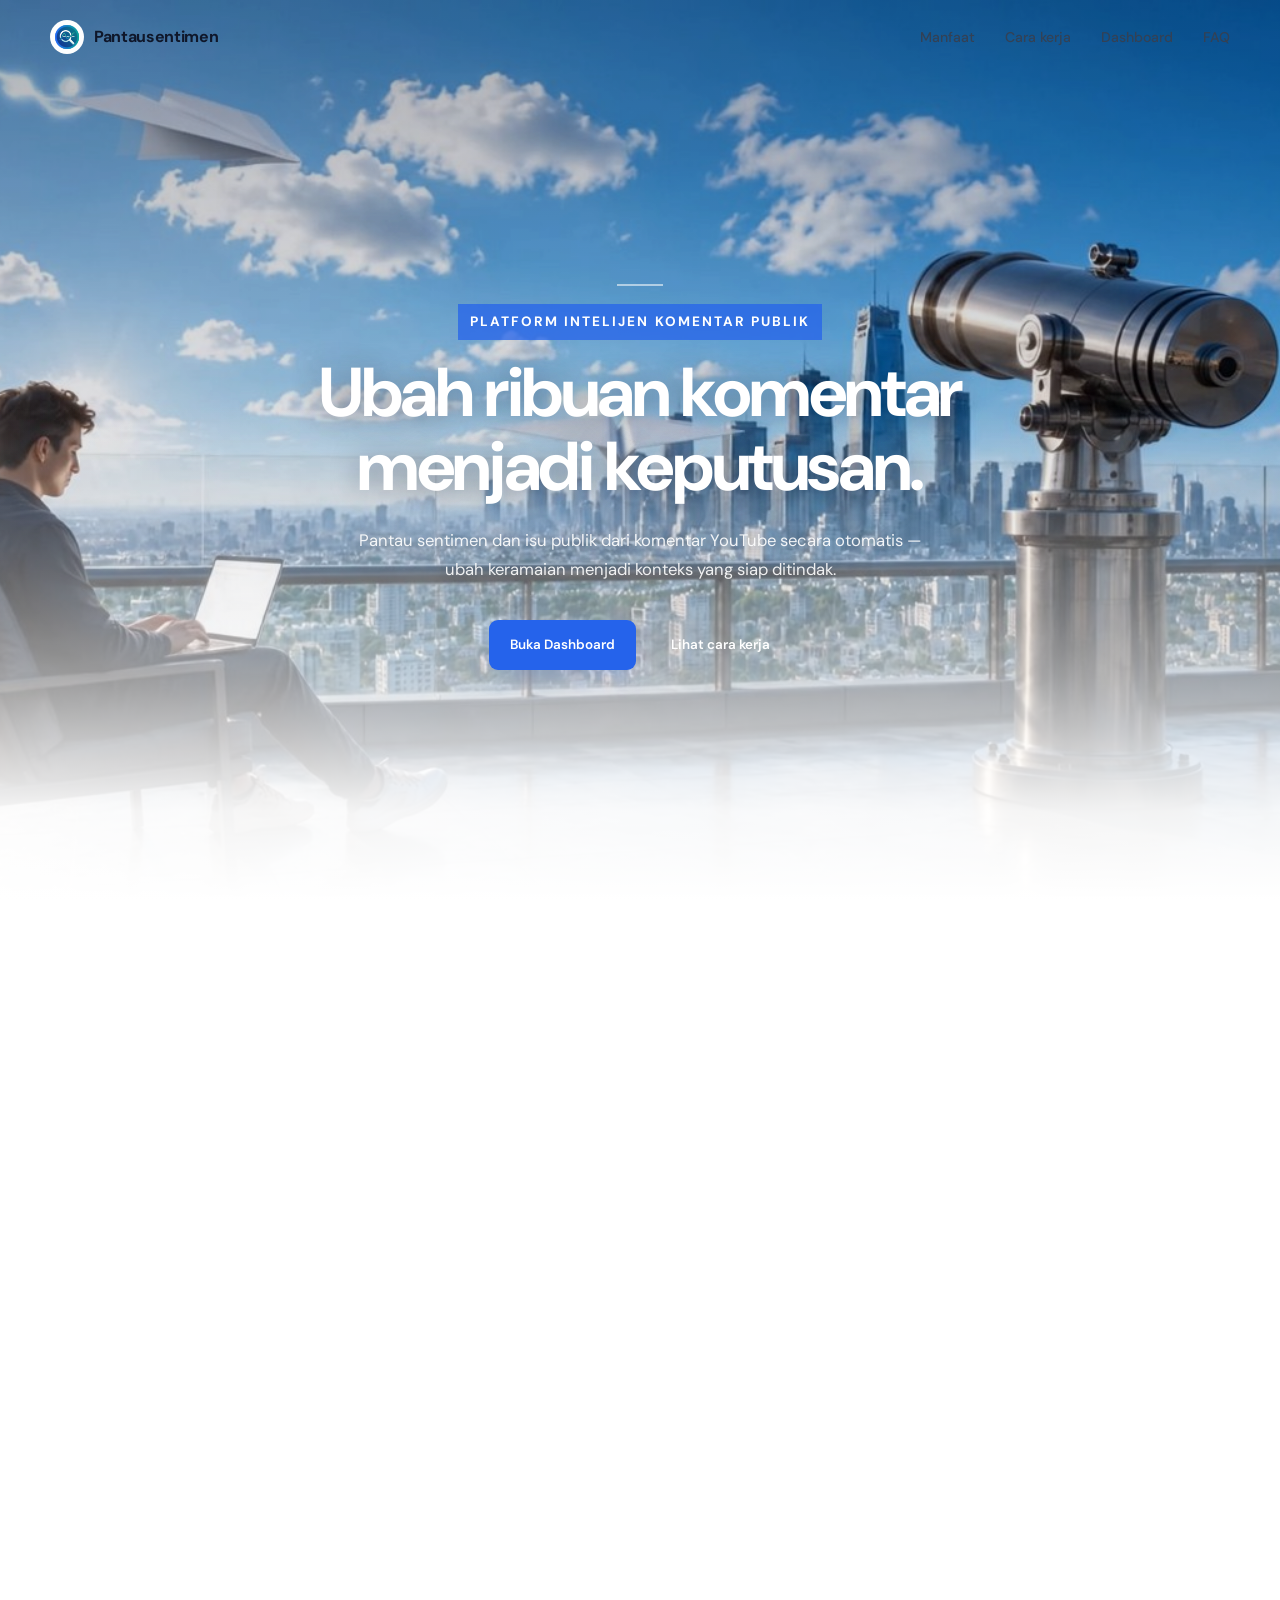
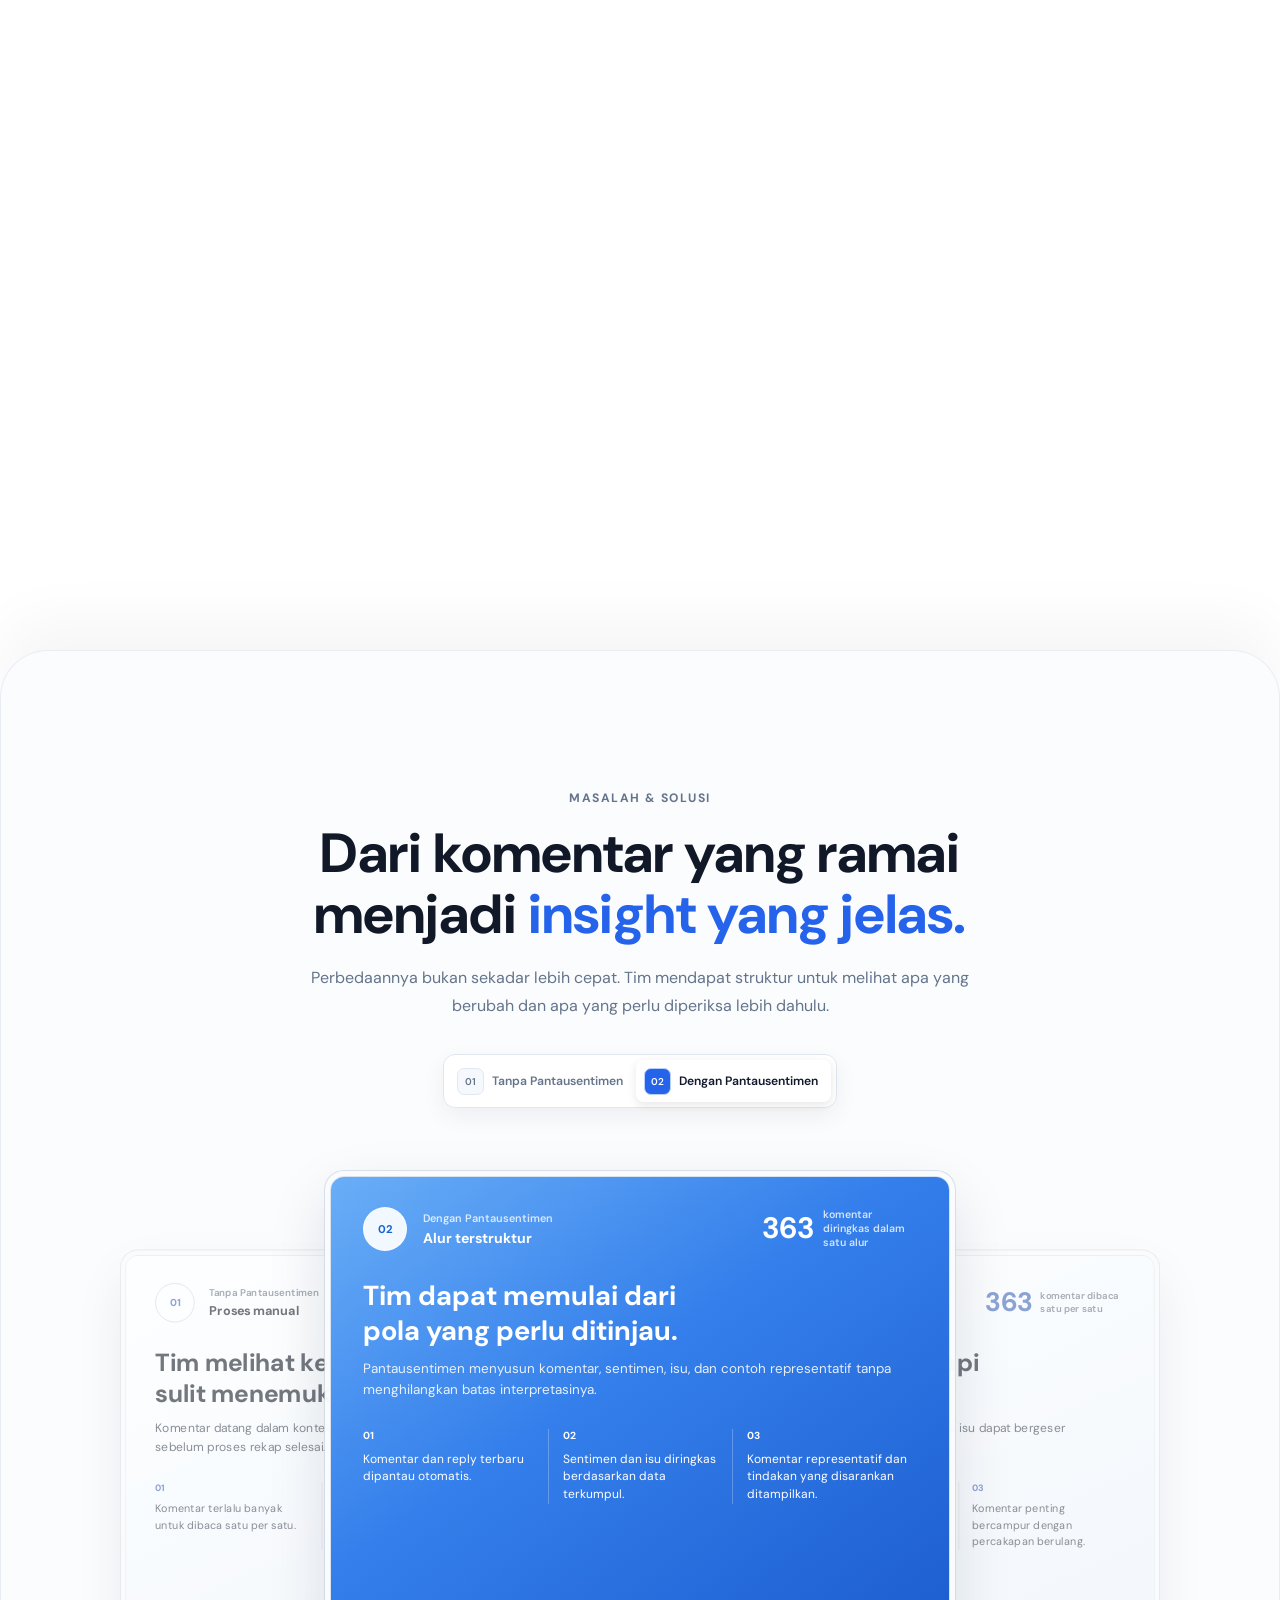
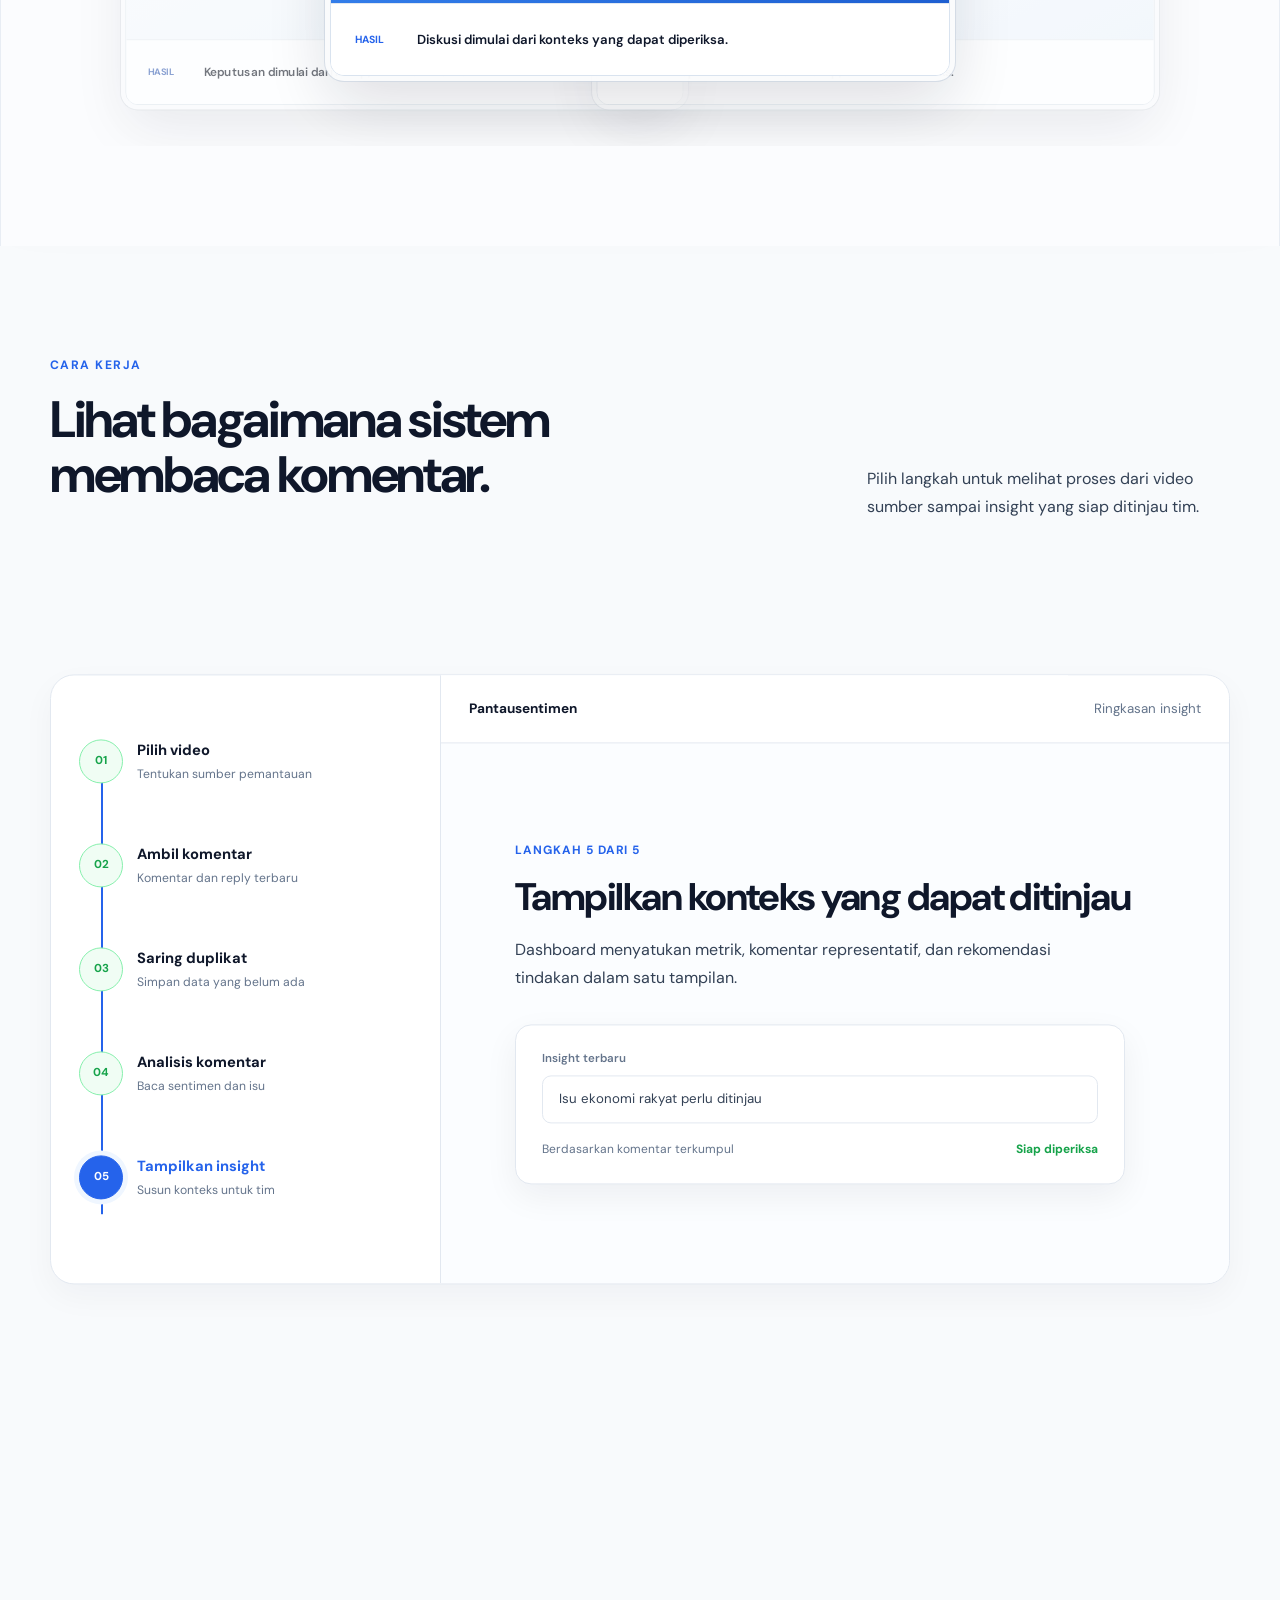
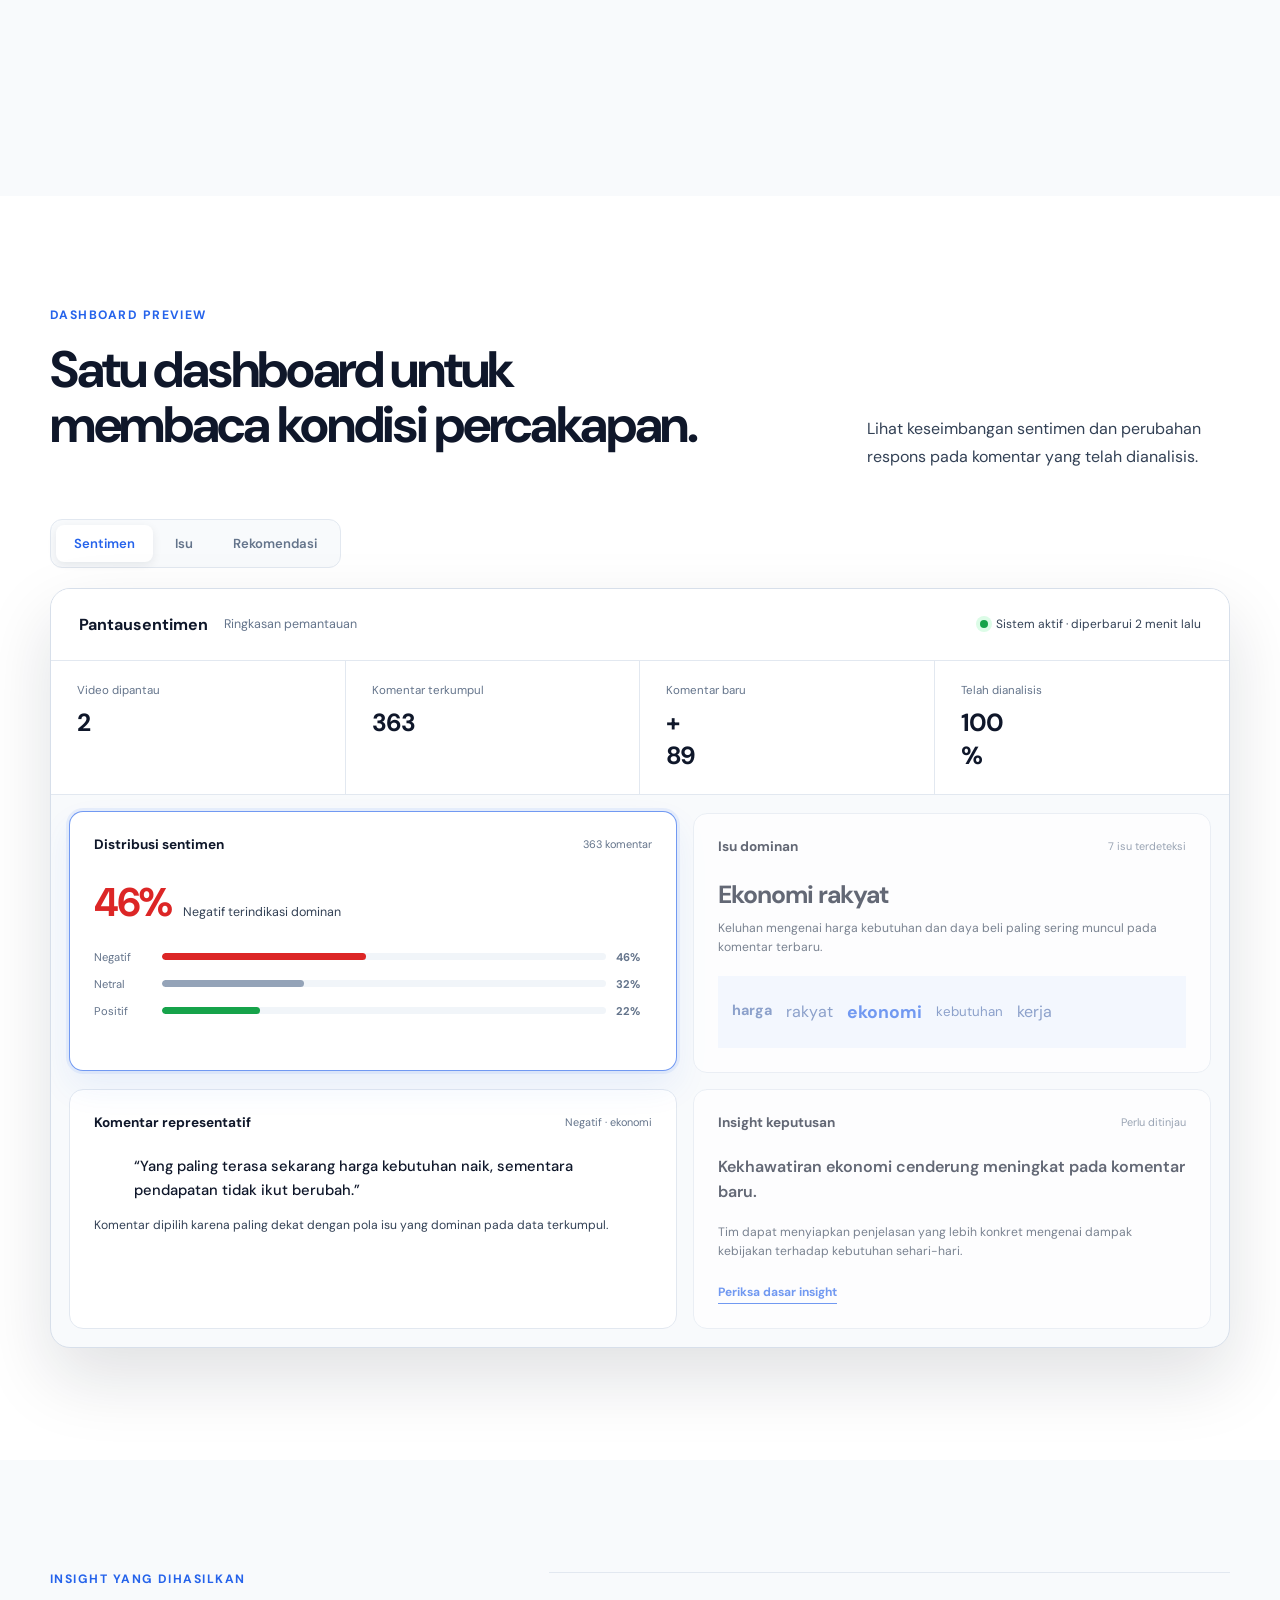
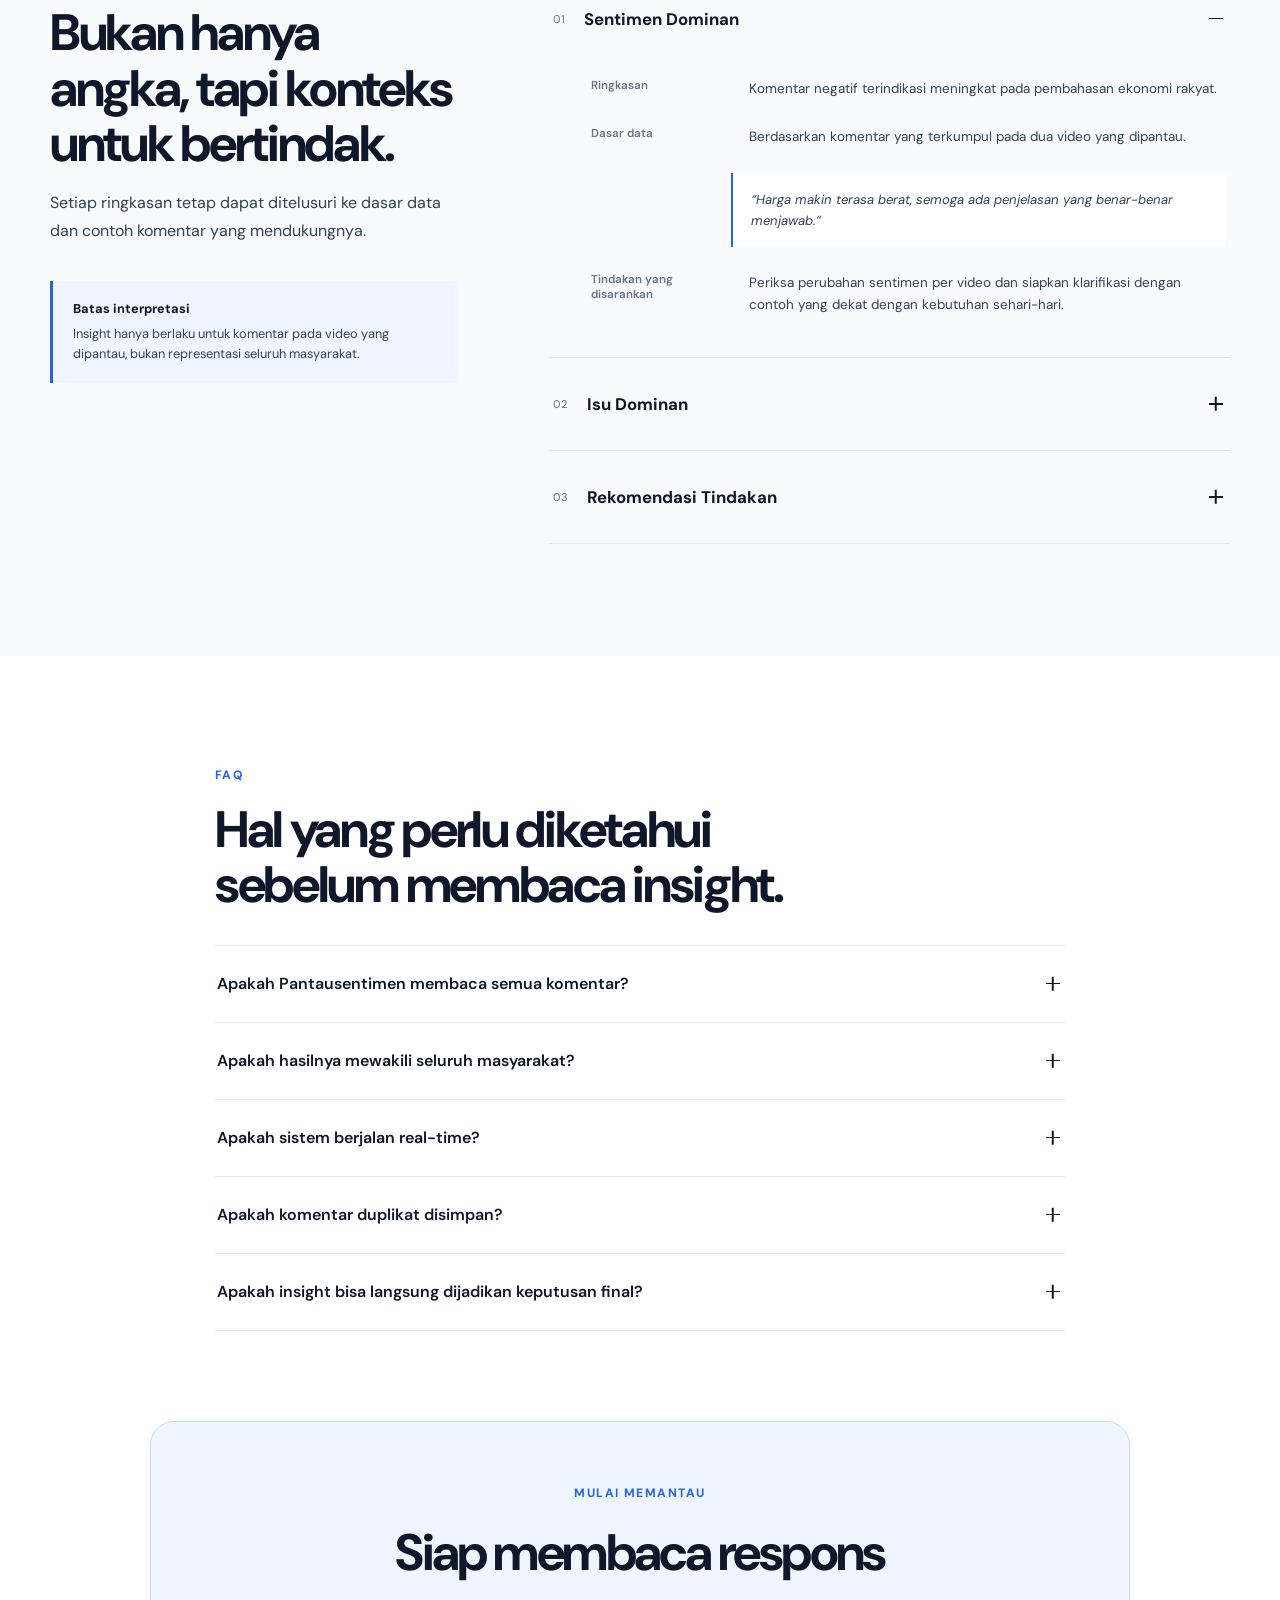
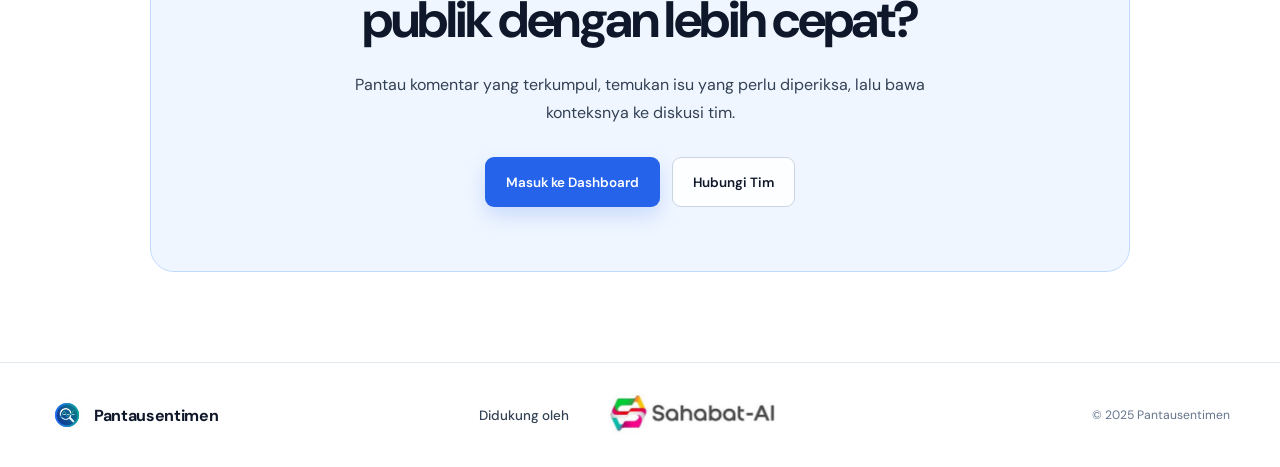
<file: landing/index.html>
<!DOCTYPE html>
<html lang="id">
<head>
  <meta charset="UTF-8">
  <meta name="viewport" content="width=device-width, initial-scale=1.0">
  <meta name="description" content="Pantausentimen membantu tim membaca sentimen, isu dominan, dan konteks keputusan dari komentar YouTube yang terkumpul.">
  <meta name="theme-color" content="#F8FAFC">
  <title>Pantausentimen — Monitoring Komentar YouTube</title>
  <link rel="preconnect" href="https://fonts.googleapis.com">
  <link rel="preconnect" href="https://fonts.gstatic.com" crossorigin>
  <link href="https://fonts.googleapis.com/css2?family=DM+Sans:ital,opsz,wght@0,9..40,400;0,9..40,500;0,9..40,600;0,9..40,700&family=Inter:wght@400;500;600;700&display=swap" rel="stylesheet">
  <link rel="stylesheet" href="assets/css/landing.css">
  <link rel="stylesheet" href="assets/css/landing.responsive.css">
</head>
<body>
  <a class="skip-link" href="#main-content">Lewati ke konten utama</a>

  <header class="navbar" id="navbar">
    <div class="container navbar__inner">
      <a class="brand" href="#beranda" aria-label="Pantausentimen, kembali ke beranda">
        <img src="assets/img/logo.png" alt="" width="34" height="34">
        <span>Pantausentimen</span>
      </a>

      <nav class="desktop-nav" aria-label="Navigasi utama">
        <a href="#masalah">Manfaat</a>
        <a href="#cara-kerja">Cara kerja</a>
        <a href="#preview">Dashboard</a>
        <a href="#faq">FAQ</a>
      </nav>
      <button class="menu-button" id="mobileMenuButton" type="button" aria-expanded="false" aria-controls="mobileMenu" aria-label="Buka menu">
        <span></span><span></span><span></span>
      </button>
    </div>

    <nav class="mobile-menu" id="mobileMenu" aria-label="Navigasi mobile" hidden>
      <a href="#masalah">Manfaat</a>
      <a href="#cara-kerja">Cara kerja</a>
      <a href="#preview">Dashboard</a>
      <a href="#faq">FAQ</a>
    </nav>
  </header>

  <main id="main-content">
    <!-- 1. Hero -->
    <section class="hero" id="beranda" aria-labelledby="hero-title">
      <div class="hero__sticky">
        <canvas class="hero__canvas" id="heroFrameCanvas" aria-hidden="true"></canvas>
        <img class="hero__fallback" src="assets/img/hero-light.jpg" alt="">
        <div class="hero__scrim" aria-hidden="true"></div>
        <div class="hero__bottom-mask" aria-hidden="true"></div>

        <div class="container hero__inner">
          <div class="hero__content">
            <p class="hero__kicker reveal" style="margin-bottom: 16px;"><span style="background-color: rgba(37, 99, 235, 0.75); color: #FFFFFF; padding: 6px 12px; font-weight: 700; text-transform: uppercase; letter-spacing: 0.15em; font-size: 0.85rem; display: inline-block;">Platform Intelijen Komentar Publik</span></p>
            <h1 id="hero-title" class="reveal" style="transition-delay: .06s">Ubah ribuan komentar<br>menjadi keputusan.</h1>
            <p class="hero__lead reveal" style="transition-delay: .14s">Pantau sentimen dan isu publik dari komentar YouTube secara otomatis — ubah keramaian menjadi konteks yang siap ditindak.</p>
            <div class="hero__actions reveal" style="transition-delay: .22s">
              <a class="button button--primary button--large" href="/dashboard">Buka Dashboard</a>
              <a class="button button--outline button--large" href="#cara-kerja">Lihat cara kerja</a>
            </div>

          </div>
        </div>
      </div>
    </section>

    <!-- 2. Masalah & Solusi -->
    <section class="section comparison" id="masalah" aria-labelledby="comparison-title">
      <div class="container">
        <div class="comparison__heading reveal">
          <p class="eyebrow">Masalah & solusi</p>
          <h2 id="comparison-title">Dari komentar yang ramai menjadi <span>insight yang jelas.</span></h2>
          <p>Perbedaannya bukan sekadar lebih cepat. Tim mendapat struktur untuk melihat apa yang berubah dan apa yang perlu diperiksa lebih dahulu.</p>
        </div>

        <div class="comparison-tabs reveal" role="tablist" aria-label="Pilih cara membaca komentar">
          <button id="comparison-tab-manual" type="button" role="tab" aria-selected="false" aria-controls="comparison-card-manual" tabindex="-1" data-comparison-target="manual">
            <span>01</span>Tanpa Pantausentimen
          </button>
          <button id="comparison-tab-product" class="is-active" type="button" role="tab" aria-selected="true" aria-controls="comparison-card-product" data-comparison-target="product">
            <span>02</span>Dengan Pantausentimen
          </button>
        </div>

        <div class="comparison-stage reveal" data-comparison-active="product">
          <article class="comparison-showcase-card comparison-showcase-card--manual" id="comparison-card-manual" role="tabpanel" aria-labelledby="comparison-tab-manual" aria-hidden="true" data-comparison-card="manual">
            <div class="comparison-showcase-card__surface">
              <header class="comparison-showcase-card__top">
                <span class="comparison-showcase-card__number">01</span>
                <div>
                  <span class="comparison-showcase-card__eyebrow">Tanpa Pantausentimen</span>
                  <strong>Proses manual</strong>
                </div>
                <p><strong>363</strong><span>komentar dibaca satu per satu</span></p>
              </header>
              <h3>Tim melihat keramaian, tetapi sulit menemukan prioritas.</h3>
              <p class="comparison-showcase-card__description">Komentar datang dalam konteks yang berbeda, sementara isu dapat bergeser sebelum proses rekap selesai.</p>
              <ol class="comparison-showcase-card__list">
                <li><span>01</span><p>Komentar terlalu banyak untuk dibaca satu per satu.</p></li>
                <li><span>02</span><p>Perubahan isu mudah terlambat terlihat.</p></li>
                <li><span>03</span><p>Komentar penting bercampur dengan percakapan berulang.</p></li>
              </ol>
            </div>
            <footer class="comparison-showcase-card__result">
              <span>Hasil</span>
              <p>Keputusan dimulai dari rekap, bukan dari konteks.</p>
            </footer>
          </article>

          <article class="comparison-showcase-card comparison-showcase-card--manual comparison-showcase-card--mirror" aria-hidden="true" data-comparison-preview="manual">
            <div class="comparison-showcase-card__surface">
              <header class="comparison-showcase-card__top">
                <span class="comparison-showcase-card__number">01</span>
                <div>
                  <span class="comparison-showcase-card__eyebrow">Tanpa Pantausentimen</span>
                  <strong>Proses manual</strong>
                </div>
                <p><strong>363</strong><span>komentar dibaca satu per satu</span></p>
              </header>
              <h3>Tim melihat keramaian, tetapi sulit menemukan prioritas.</h3>
              <p class="comparison-showcase-card__description">Komentar datang dalam konteks yang berbeda, sementara isu dapat bergeser sebelum proses rekap selesai.</p>
              <ol class="comparison-showcase-card__list">
                <li><span>01</span><p>Komentar terlalu banyak untuk dibaca satu per satu.</p></li>
                <li><span>02</span><p>Perubahan isu mudah terlambat terlihat.</p></li>
                <li><span>03</span><p>Komentar penting bercampur dengan percakapan berulang.</p></li>
              </ol>
            </div>
            <footer class="comparison-showcase-card__result">
              <span>Hasil</span>
              <p>Keputusan dimulai dari rekap, bukan dari konteks.</p>
            </footer>
          </article>

          <article class="comparison-showcase-card comparison-showcase-card--product is-active" id="comparison-card-product" role="tabpanel" aria-labelledby="comparison-tab-product" aria-hidden="false" data-comparison-card="product">
            <div class="comparison-showcase-card__surface">
              <header class="comparison-showcase-card__top">
                <span class="comparison-showcase-card__number">02</span>
                <div>
                  <span class="comparison-showcase-card__eyebrow">Dengan Pantausentimen</span>
                  <strong>Alur terstruktur</strong>
                </div>
                <p><strong>363</strong><span>komentar diringkas dalam satu alur</span></p>
              </header>
              <h3>Tim dapat memulai dari pola yang perlu ditinjau.</h3>
              <p class="comparison-showcase-card__description">Pantausentimen menyusun komentar, sentimen, isu, dan contoh representatif tanpa menghilangkan batas interpretasinya.</p>
              <ol class="comparison-showcase-card__list">
                <li><span>01</span><p>Komentar dan reply terbaru dipantau otomatis.</p></li>
                <li><span>02</span><p>Sentimen dan isu diringkas berdasarkan data terkumpul.</p></li>
                <li><span>03</span><p>Komentar representatif dan tindakan yang disarankan ditampilkan.</p></li>
              </ol>
            </div>
            <footer class="comparison-showcase-card__result">
              <span>Hasil</span>
              <p>Diskusi dimulai dari konteks yang dapat diperiksa.</p>
            </footer>
          </article>
        </div>
      </div>
    </section>

    <!-- 3. Demo Interaktif Cara Kerja -->
    <section class="section workflow" id="cara-kerja" aria-labelledby="workflow-title">
      <div class="container">
        <div class="section-heading reveal">
          <div>
            <p class="eyebrow">Cara kerja</p>
            <h2 id="workflow-title">Lihat bagaimana sistem membaca komentar.</h2>
          </div>
          <p>Pilih langkah untuk melihat proses dari video sumber sampai insight yang siap ditinjau tim.</p>
        </div>

        <div class="workflow__shell reveal" data-parallax="0.03">
          <div class="workflow__steps" role="tablist" aria-label="Tahapan pemantauan komentar">
            <div class="workflow__progress" aria-hidden="true"><span id="workflowProgress"></span></div>
            <button class="workflow-step is-active" type="button" role="tab" aria-selected="true" data-step="0">
              <span class="workflow-step__number">01</span><span><strong>Pilih video</strong><small>Tentukan sumber pemantauan</small></span>
            </button>
            <button class="workflow-step" type="button" role="tab" aria-selected="false" data-step="1">
              <span class="workflow-step__number">02</span><span><strong>Ambil komentar</strong><small>Komentar dan reply terbaru</small></span>
            </button>
            <button class="workflow-step" type="button" role="tab" aria-selected="false" data-step="2">
              <span class="workflow-step__number">03</span><span><strong>Saring duplikat</strong><small>Simpan data yang belum ada</small></span>
            </button>
            <button class="workflow-step" type="button" role="tab" aria-selected="false" data-step="3">
              <span class="workflow-step__number">04</span><span><strong>Analisis komentar</strong><small>Baca sentimen dan isu</small></span>
            </button>
            <button class="workflow-step" type="button" role="tab" aria-selected="false" data-step="4">
              <span class="workflow-step__number">05</span><span><strong>Tampilkan insight</strong><small>Susun konteks untuk tim</small></span>
            </button>
          </div>

          <div class="workflow-preview" role="tabpanel" tabindex="0">
            <div class="product-bar"><span>Pantausentimen</span><small id="workflowStatus">Sumber pemantauan</small></div>
            <div class="workflow-preview__body" id="workflowPreviewBody">
              <div class="preview-label" id="workflowLabel">Langkah 1 dari 5</div>
              <h3 id="workflowPreviewTitle">Pilih video yang ingin dipantau</h3>
              <p id="workflowPreviewDescription">Masukkan URL video YouTube publik dan kelompokkan ke proyek pemantauan yang sesuai.</p>
              <div class="preview-ui" id="workflowMock" data-variant="video">
                <span class="preview-ui__label">URL video YouTube</span>
                <div class="preview-ui__field">youtube.com/watch?v=isu-publik</div>
                <div class="preview-ui__meta"><span>Proyek: Respons kebijakan</span><strong>Siap dipantau</strong></div>
              </div>
            </div>
          </div>
        </div>
      </div>
    </section>

    <!-- 4. Dashboard Preview -->
    <section class="section dashboard-preview" id="preview" aria-labelledby="dashboard-title">
      <div class="container">
        <div class="section-heading reveal">
          <div>
            <p class="eyebrow">Dashboard preview</p>
            <h2 id="dashboard-title">Satu dashboard untuk membaca kondisi percakapan.</h2>
          </div>
          <p id="dashboardTabDescription" aria-live="polite">Lihat keseimbangan sentimen dan perubahan respons pada komentar yang telah dianalisis.</p>
        </div>

        <div class="dashboard-tabs reveal" role="tablist" aria-label="Fokus dashboard">
          <button class="is-active" type="button" role="tab" aria-selected="true" data-dashboard-tab="sentiment">Sentimen</button>
          <button type="button" role="tab" aria-selected="false" data-dashboard-tab="issues">Isu</button>
          <button type="button" role="tab" aria-selected="false" data-dashboard-tab="recommendation">Rekomendasi</button>
        </div>

        <div class="dashboard-shell reveal" data-active-dashboard="sentiment">
          <div class="dashboard-shell__topbar">
            <div><strong>Pantausentimen</strong><span>Ringkasan pemantauan</span></div>
            <p><i></i>Sistem aktif · diperbarui 2 menit lalu</p>
          </div>

          <div class="dashboard-stats">
            <div><span>Video dipantau</span><strong><span class="counter" data-counter="2">2</span></strong></div>
            <div><span>Komentar terkumpul</span><strong><span class="counter" data-counter="363">363</span></strong></div>
            <div><span>Komentar baru</span><strong>+<span class="counter" data-counter="89">89</span></strong></div>
            <div><span>Telah dianalisis</span><strong><span class="counter" data-counter="100">100</span>%</strong></div>
          </div>

          <div class="dashboard-grid">
            <article class="dashboard-module module-sentiment is-highlighted" data-dashboard-module="sentiment">
              <div class="module-heading"><h3>Distribusi sentimen</h3><span>363 komentar</span></div>
              <div class="sentiment-summary"><strong>46%</strong><span>Negatif terindikasi dominan</span></div>
              <div class="bar-row"><span>Negatif</span><div><i style="width:46%"></i></div><strong>46%</strong></div>
              <div class="bar-row bar-row--neutral"><span>Netral</span><div><i style="width:32%"></i></div><strong>32%</strong></div>
              <div class="bar-row bar-row--positive"><span>Positif</span><div><i style="width:22%"></i></div><strong>22%</strong></div>
            </article>

            <article class="dashboard-module module-issues" data-dashboard-module="issues">
              <div class="module-heading"><h3>Isu dominan</h3><span>7 isu terdeteksi</span></div>
              <strong class="issue-title">Ekonomi rakyat</strong>
              <p>Keluhan mengenai harga kebutuhan dan daya beli paling sering muncul pada komentar terbaru.</p>
              <div class="word-cloud" aria-label="Kata yang sering muncul">
                <b>harga</b><span>rakyat</span><strong>ekonomi</strong><small>kebutuhan</small><span>kerja</span>
              </div>
            </article>

            <article class="dashboard-module module-comment">
              <div class="module-heading"><h3>Komentar representatif</h3><span>Negatif · ekonomi</span></div>
              <blockquote>“Yang paling terasa sekarang harga kebutuhan naik, sementara pendapatan tidak ikut berubah.”</blockquote>
              <p>Komentar dipilih karena paling dekat dengan pola isu yang dominan pada data terkumpul.</p>
            </article>

            <article class="dashboard-module module-recommendation" data-dashboard-module="recommendation">
              <div class="module-heading"><h3>Insight keputusan</h3><span>Perlu ditinjau</span></div>
              <p class="recommendation-lead">Kekhawatiran ekonomi cenderung meningkat pada komentar baru.</p>
              <p>Tim dapat menyiapkan penjelasan yang lebih konkret mengenai dampak kebijakan terhadap kebutuhan sehari-hari.</p>
              <button type="button" class="text-action" data-open-insight>Periksa dasar insight</button>
            </article>
          </div>
        </div>
      </div>
    </section>

    <!-- 5. Insight -->
    <section class="section insights" id="insight" aria-labelledby="insight-title">
      <div class="container insights__layout">
        <div class="section-intro reveal">
          <p class="eyebrow">Insight yang dihasilkan</p>
          <h2 id="insight-title">Bukan hanya angka, tapi konteks untuk bertindak.</h2>
          <p>Setiap ringkasan tetap dapat ditelusuri ke dasar data dan contoh komentar yang mendukungnya.</p>
          <div class="disclaimer"><strong>Batas interpretasi</strong>Insight hanya berlaku untuk komentar pada video yang dipantau, bukan representasi seluruh masyarakat.</div>
        </div>

        <div class="insight-list reveal">
          <article class="insight-item is-open">
            <button type="button" aria-expanded="true">
              <span><small>01</small><strong>Sentimen Dominan</strong></span><i aria-hidden="true"></i>
            </button>
            <div class="insight-item__body">
              <div><span>Ringkasan</span><p>Komentar negatif terindikasi meningkat pada pembahasan ekonomi rakyat.</p></div>
              <div><span>Dasar data</span><p>Berdasarkan komentar yang terkumpul pada dua video yang dipantau.</p></div>
              <blockquote>“Harga makin terasa berat, semoga ada penjelasan yang benar-benar menjawab.”</blockquote>
              <div><span>Tindakan yang disarankan</span><p>Periksa perubahan sentimen per video dan siapkan klarifikasi dengan contoh yang dekat dengan kebutuhan sehari-hari.</p></div>
            </div>
          </article>

          <article class="insight-item">
            <button type="button" aria-expanded="false">
              <span><small>02</small><strong>Isu Dominan</strong></span><i aria-hidden="true"></i>
            </button>
            <div class="insight-item__body" hidden>
              <div><span>Ringkasan</span><p>Harga kebutuhan dan daya beli menjadi dua konteks yang paling sering berdekatan.</p></div>
              <div><span>Dasar data</span><p>Terlihat dari pengelompokan isu dan istilah yang berulang pada komentar terbaru.</p></div>
              <blockquote>“Kalau harga terus naik, yang perlu dijelaskan itu dampaknya ke keluarga biasa.”</blockquote>
              <div><span>Tindakan yang disarankan</span><p>Susun materi respons yang membahas harga dan daya beli dalam satu konteks, bukan sebagai isu terpisah.</p></div>
            </div>
          </article>

          <article class="insight-item">
            <button type="button" aria-expanded="false">
              <span><small>03</small><strong>Rekomendasi Tindakan</strong></span><i aria-hidden="true"></i>
            </button>
            <div class="insight-item__body" hidden>
              <div><span>Ringkasan</span><p>Publik cenderung membutuhkan penjelasan yang lebih konkret daripada pesan kebijakan yang umum.</p></div>
              <div><span>Dasar data</span><p>Disusun dari komentar representatif, action intent, dan isu yang paling sering muncul.</p></div>
              <blockquote>“Bisa dijelaskan contoh manfaatnya untuk pengeluaran rumah tangga?”</blockquote>
              <div><span>Tindakan yang disarankan</span><p>Prioritaskan FAQ singkat dan video lanjutan yang menjawab dampak praktis dengan bahasa yang mudah diperiksa.</p></div>
            </div>
          </article>
        </div>
      </div>
    </section>

    <!-- 6. FAQ + CTA + Footer -->
    <section class="closing" id="faq" aria-labelledby="faq-title">
      <div class="container closing__inner">
        <div class="faq reveal">
          <div class="section-heading section-heading--compact">
            <div><p class="eyebrow">FAQ</p><h2 id="faq-title">Hal yang perlu diketahui sebelum membaca insight.</h2></div>
          </div>

          <div class="faq-list">
            <article class="faq-item">
              <button type="button" aria-expanded="false"><span>Apakah Pantausentimen membaca semua komentar?</span><i aria-hidden="true"></i></button>
              <div hidden><p>Sistem mengambil komentar yang tersedia melalui API resmi YouTube sesuai video, jadwal pemantauan, dan batas kuota yang berlaku.</p></div>
            </article>
            <article class="faq-item">
              <button type="button" aria-expanded="false"><span>Apakah hasilnya mewakili seluruh masyarakat?</span><i aria-hidden="true"></i></button>
              <div hidden><p>Tidak. Hasil hanya menggambarkan pola pada komentar dari video yang dipantau dan tidak dapat digeneralisasi sebagai suara seluruh masyarakat.</p></div>
            </article>
            <article class="faq-item">
              <button type="button" aria-expanded="false"><span>Apakah sistem berjalan real-time?</span><i aria-hidden="true"></i></button>
              <div hidden><p>Sistem berjalan near real-time. Komentar diambil dan dianalisis secara berkala sesuai konfigurasi pemantauan.</p></div>
            </article>
            <article class="faq-item">
              <button type="button" aria-expanded="false"><span>Apakah komentar duplikat disimpan?</span><i aria-hidden="true"></i></button>
              <div hidden><p>Komentar dengan ID yang sudah tersimpan dilewati sehingga data yang sama tidak dicatat dua kali.</p></div>
            </article>
            <article class="faq-item">
              <button type="button" aria-expanded="false"><span>Apakah insight bisa langsung dijadikan keputusan final?</span><i aria-hidden="true"></i></button>
              <div hidden><p>Tidak. Insight berfungsi mendukung peninjauan data. Konteks tambahan dan pertimbangan manusia tetap diperlukan untuk keputusan final.</p></div>
            </article>
          </div>
        </div>


        <div class="final-cta reveal">
          <p class="eyebrow">Mulai memantau</p>
          <h2>Siap membaca respons publik dengan lebih cepat?</h2>
          <p>Pantau komentar yang terkumpul, temukan isu yang perlu diperiksa, lalu bawa konteksnya ke diskusi tim.</p>
          <div>
            <a class="button button--primary button--large" href="/dashboard">Masuk ke Dashboard</a>
            <a class="button button--secondary button--large" href="mailto:tim@pantausentimen.id">Hubungi Tim</a>
          </div>
        </div>
      </div>

      <footer class="footer">
        <div class="container footer__inner">
          <div class="brand footer__brand"><img src="assets/img/logo.png" alt="" width="32" height="32"><span>Pantausentimen</span></div>
          <div class="footer__support"><span>Didukung oleh</span><img src="assets/img/sahabat-ai.png" alt="Sahabat AI" width="104" height="30"></div>
          <p>© 2025 Pantausentimen</p>
        </div>
      </footer>
    </section>
  </main>

  <!-- Urutan penting: definisi fungsi global dulu (hero, sections), entry terakhir. -->
  <script src="assets/js/landing.hero.js"></script>
  <script src="assets/js/landing.sections.js"></script>
  <script src="assets/js/landing.js"></script>
</body>
</html>
</file>
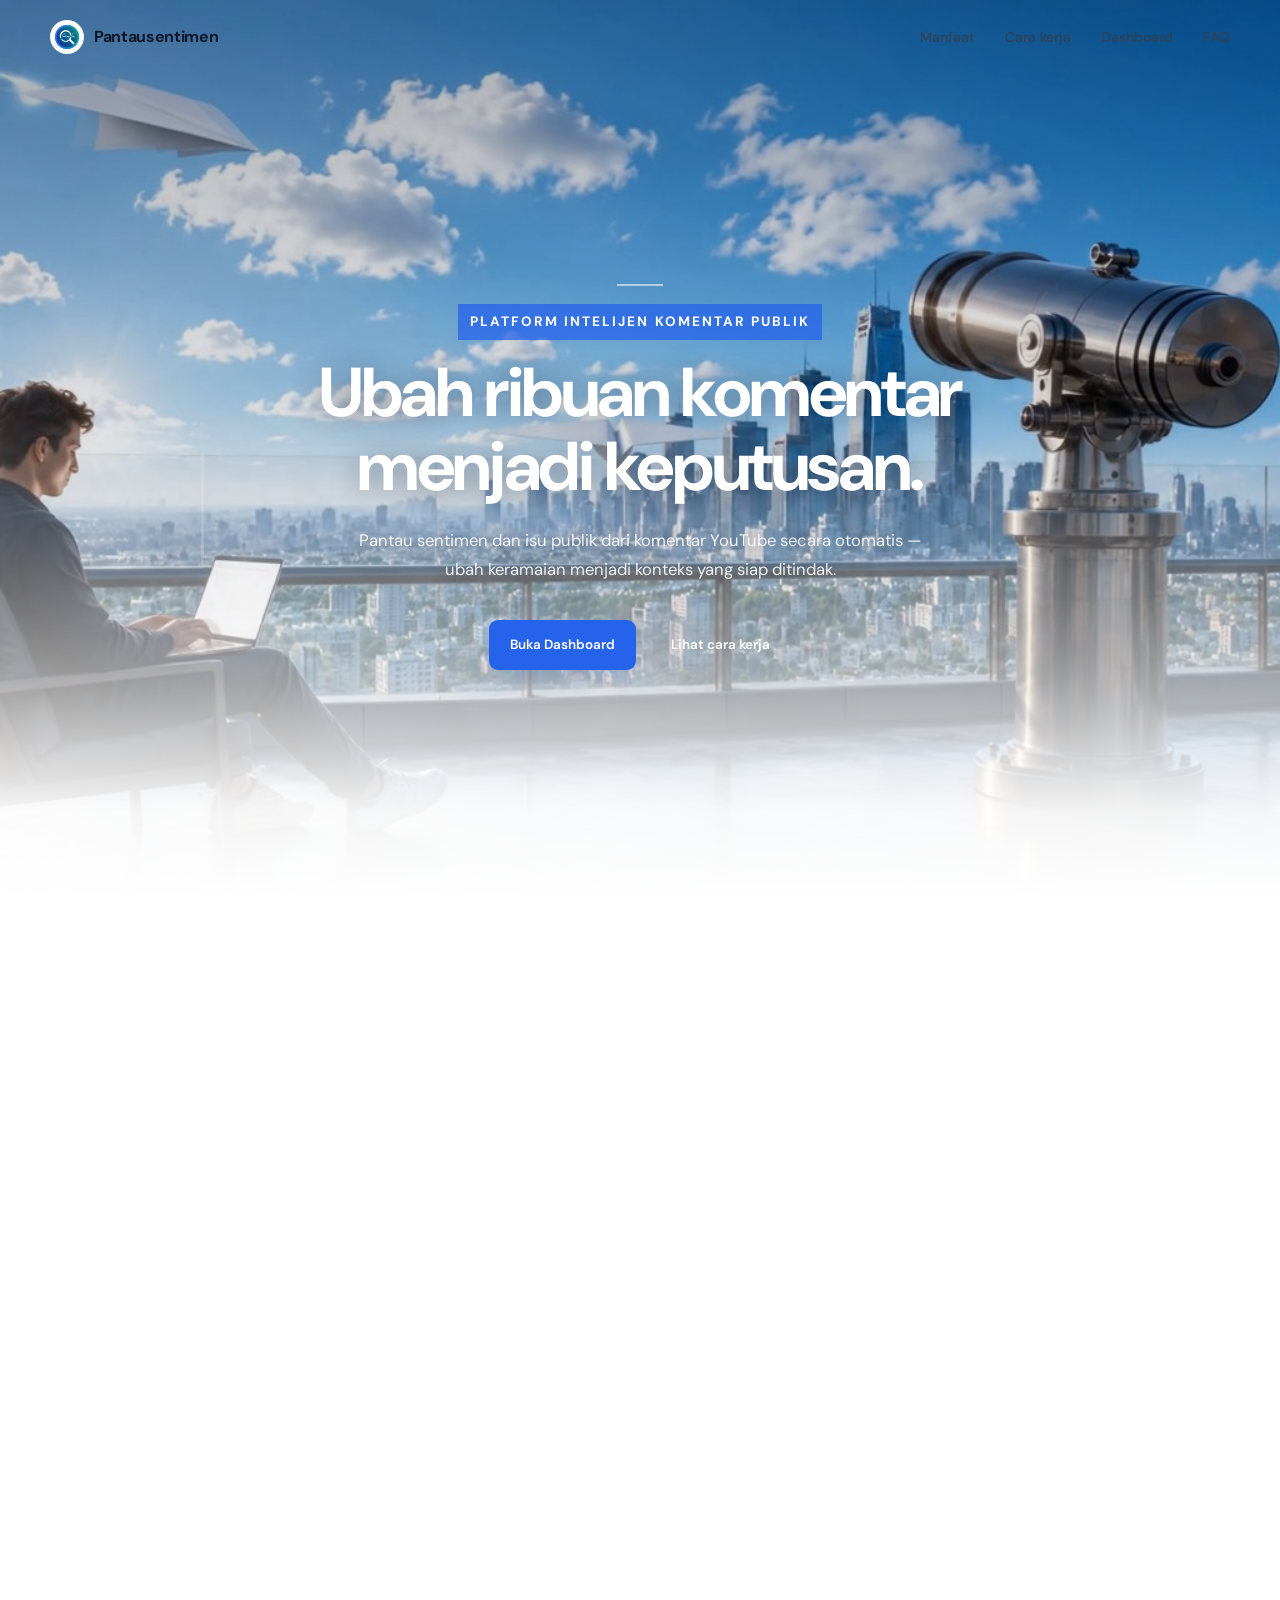
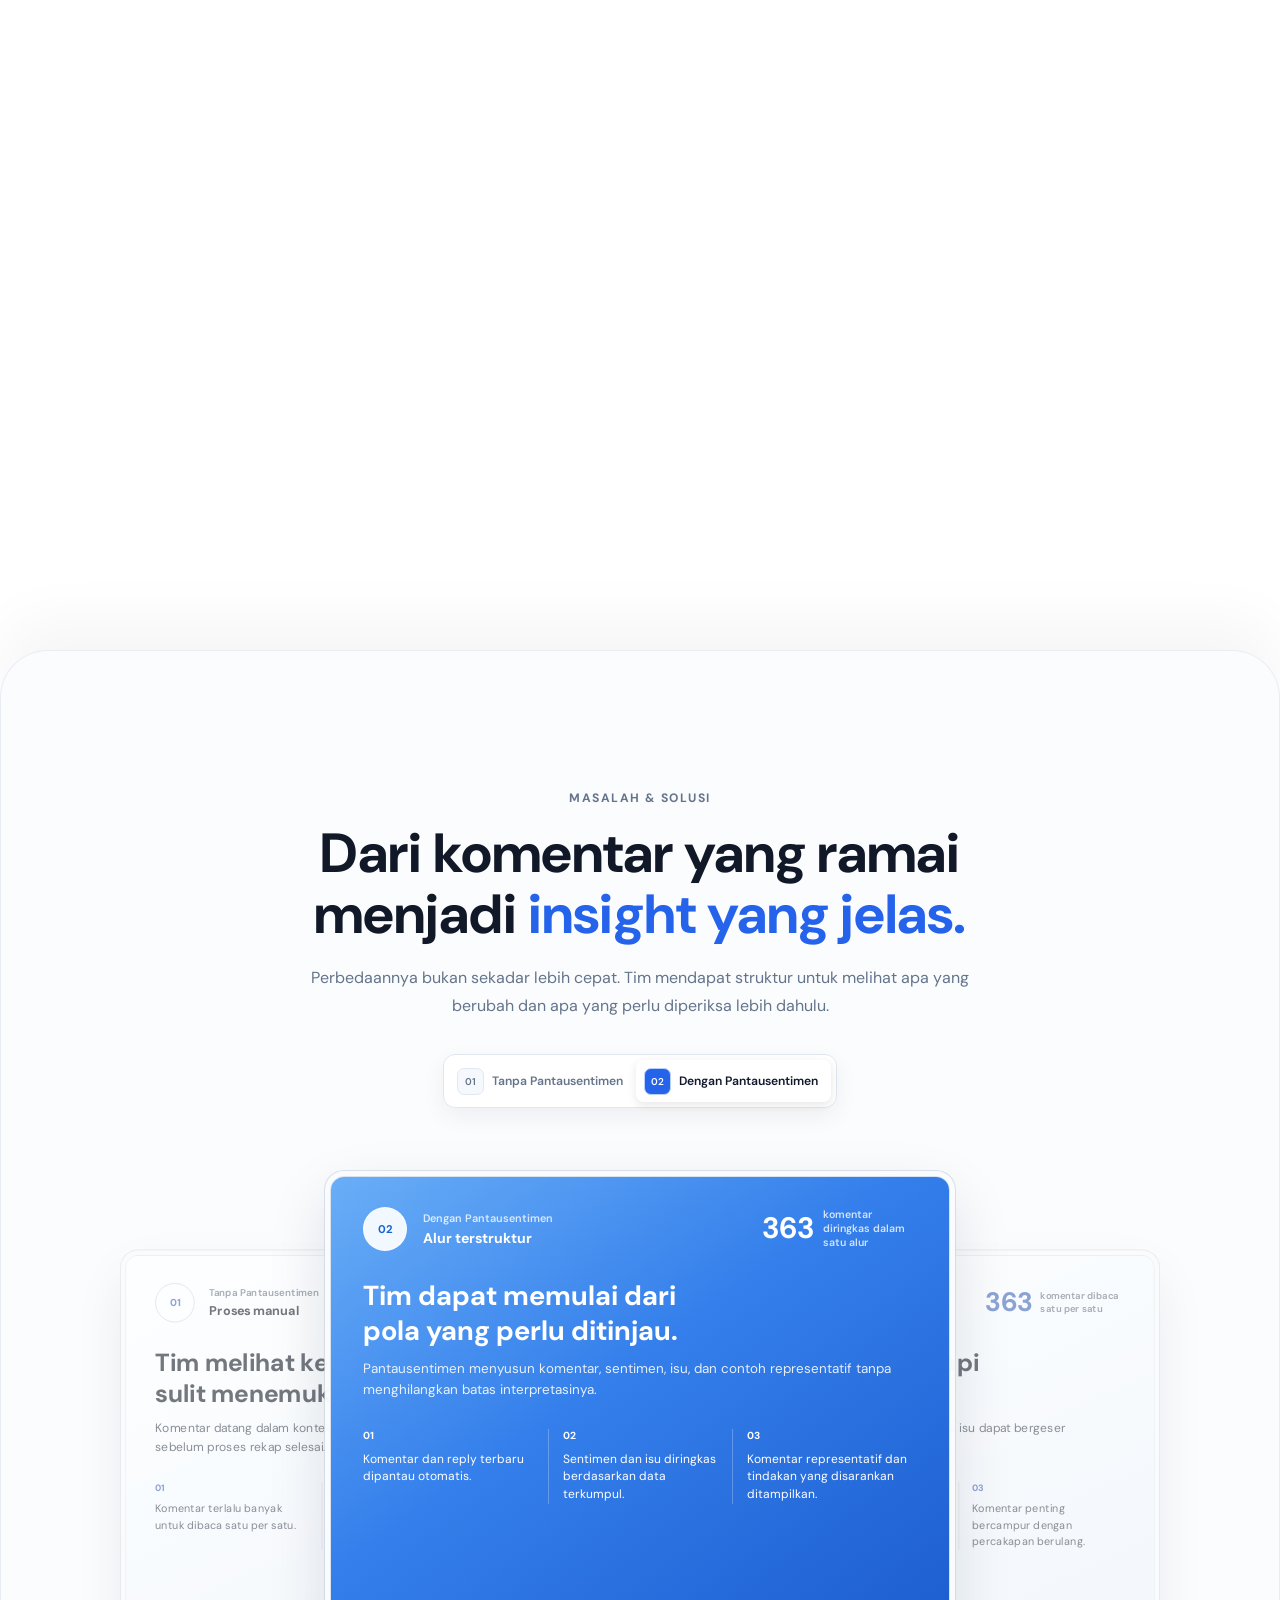
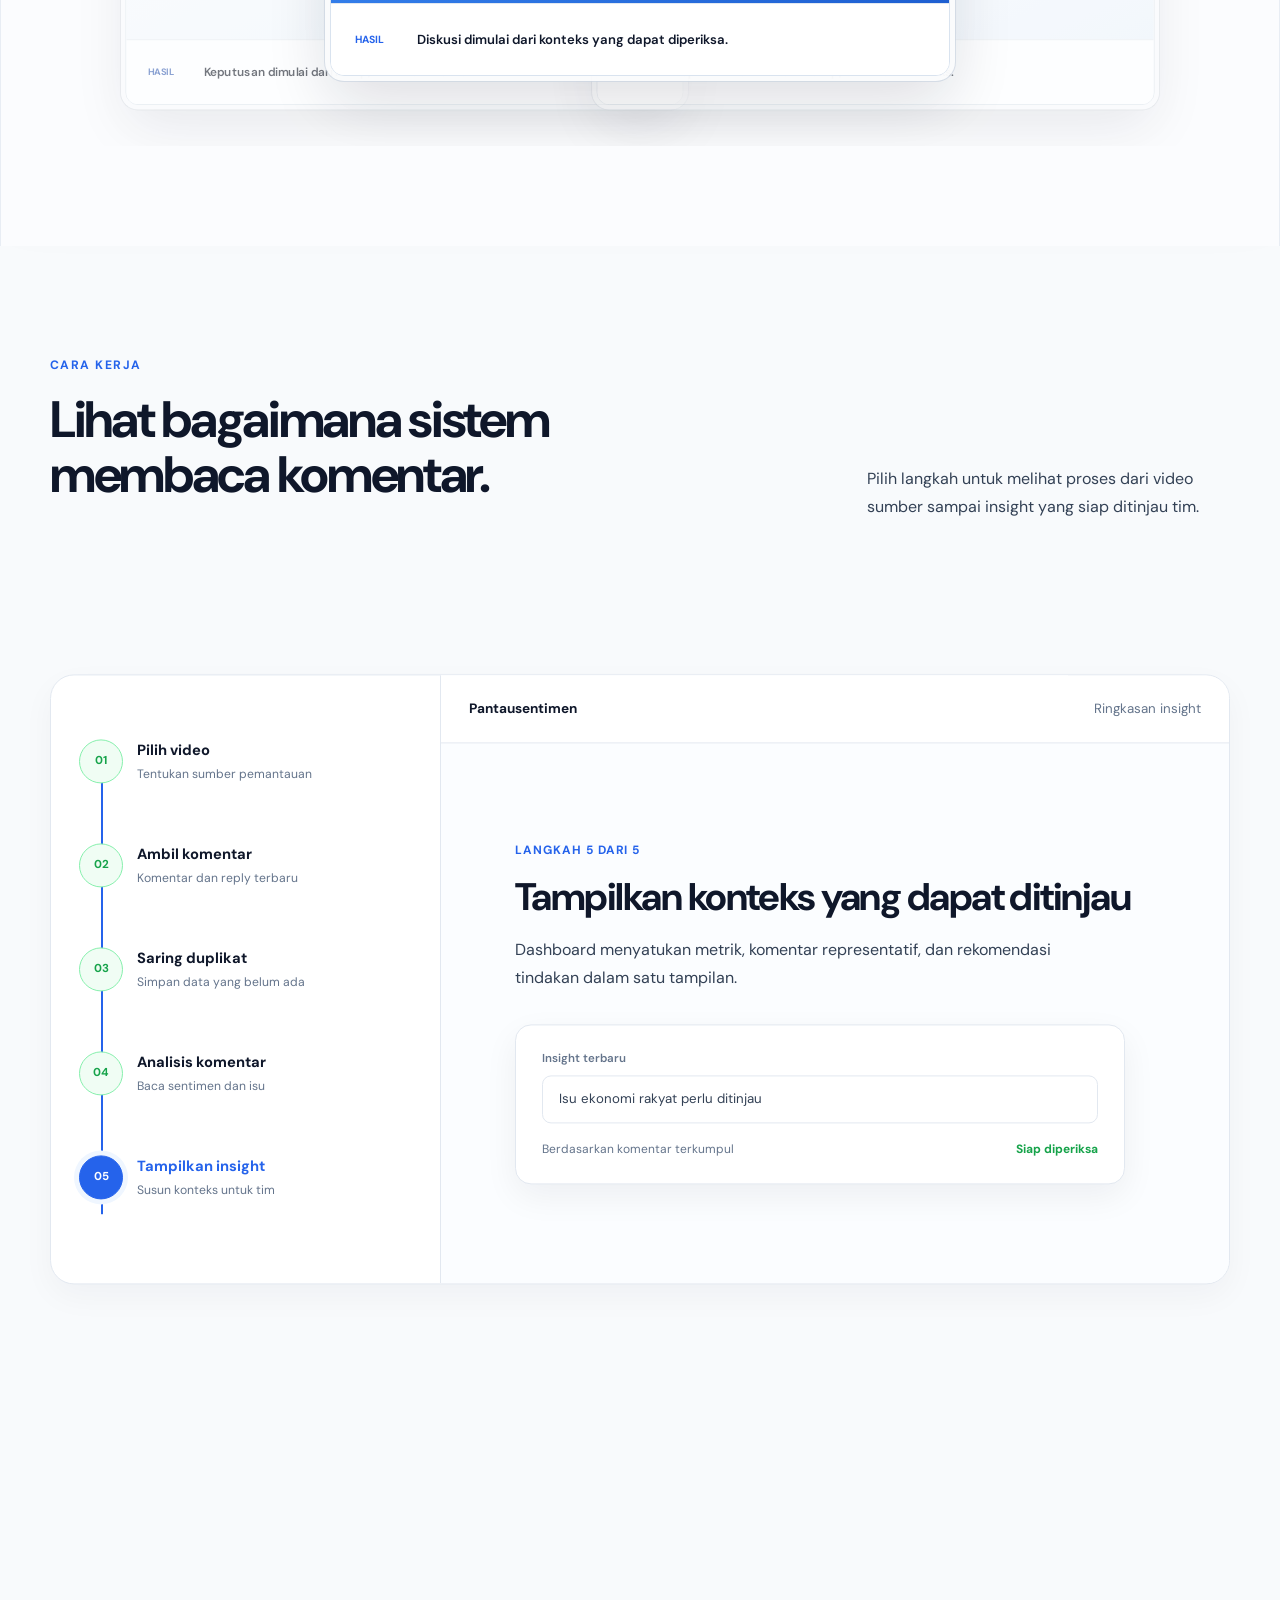
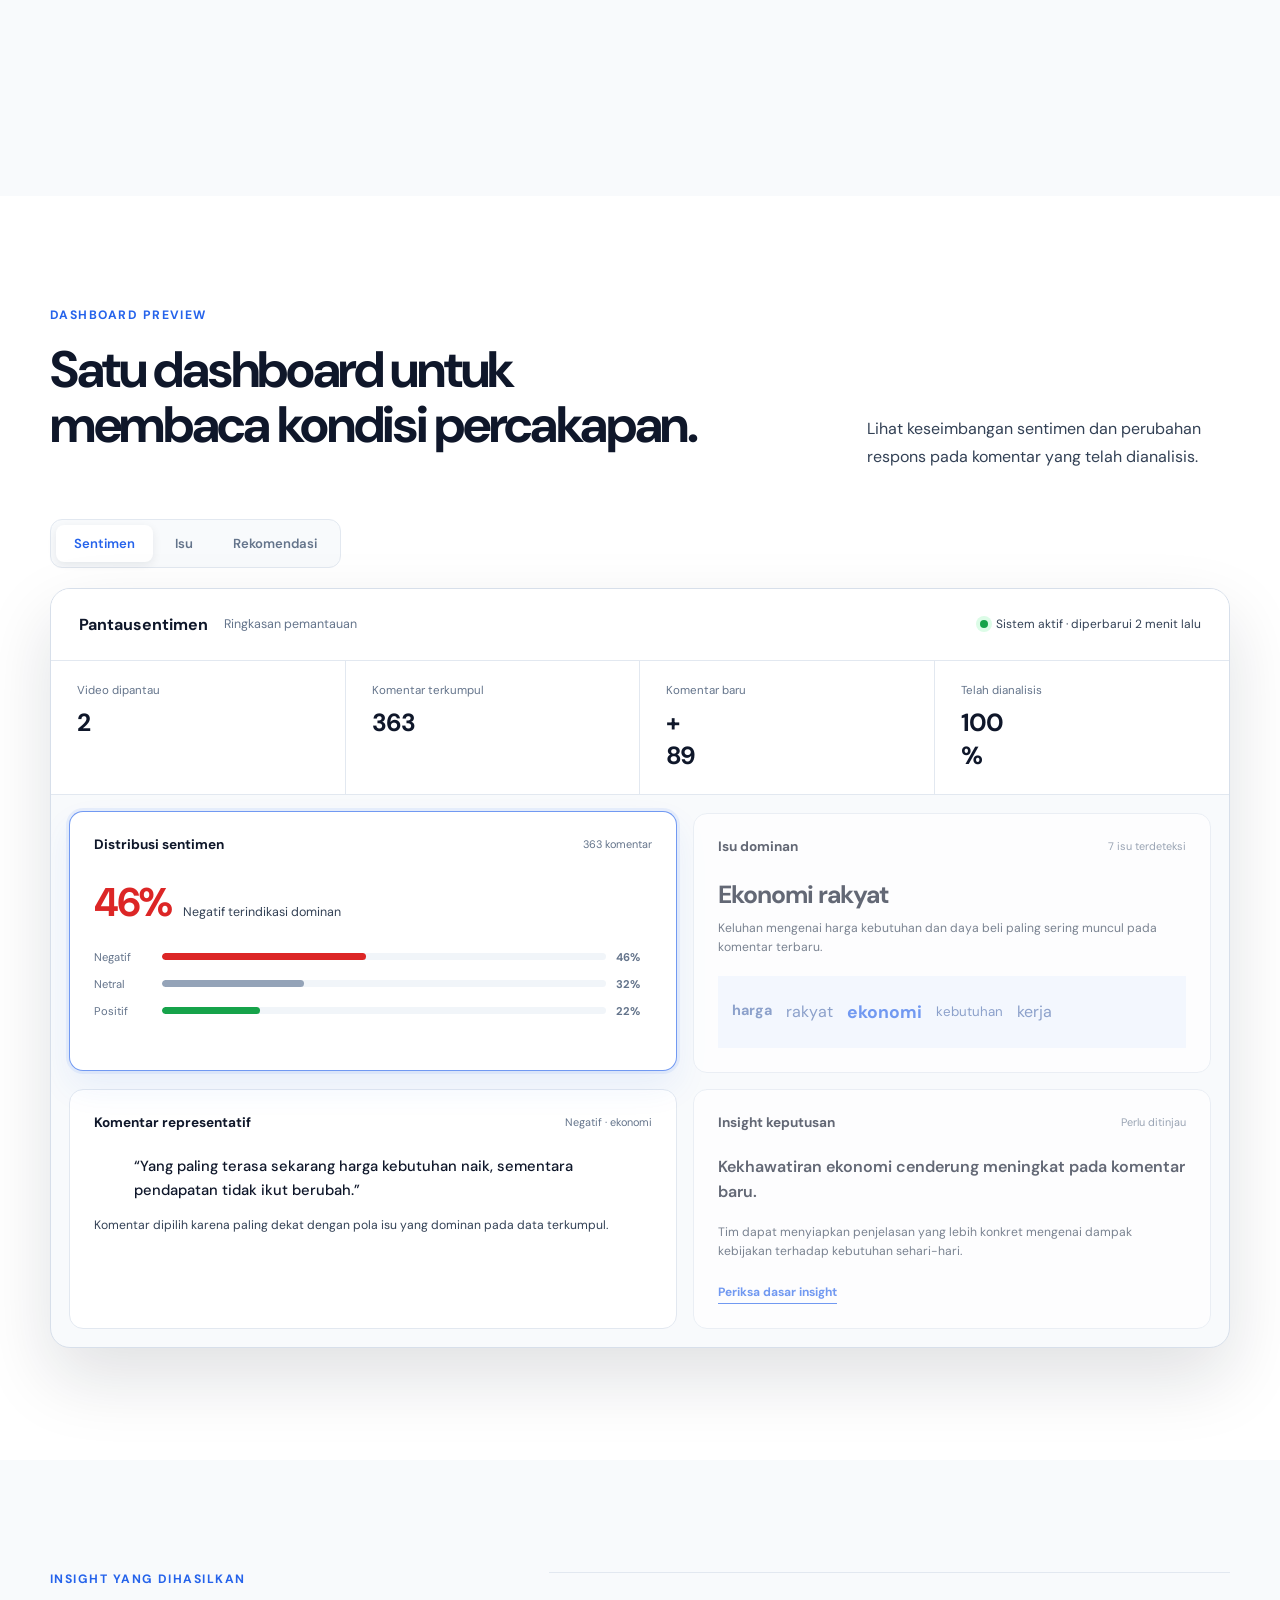
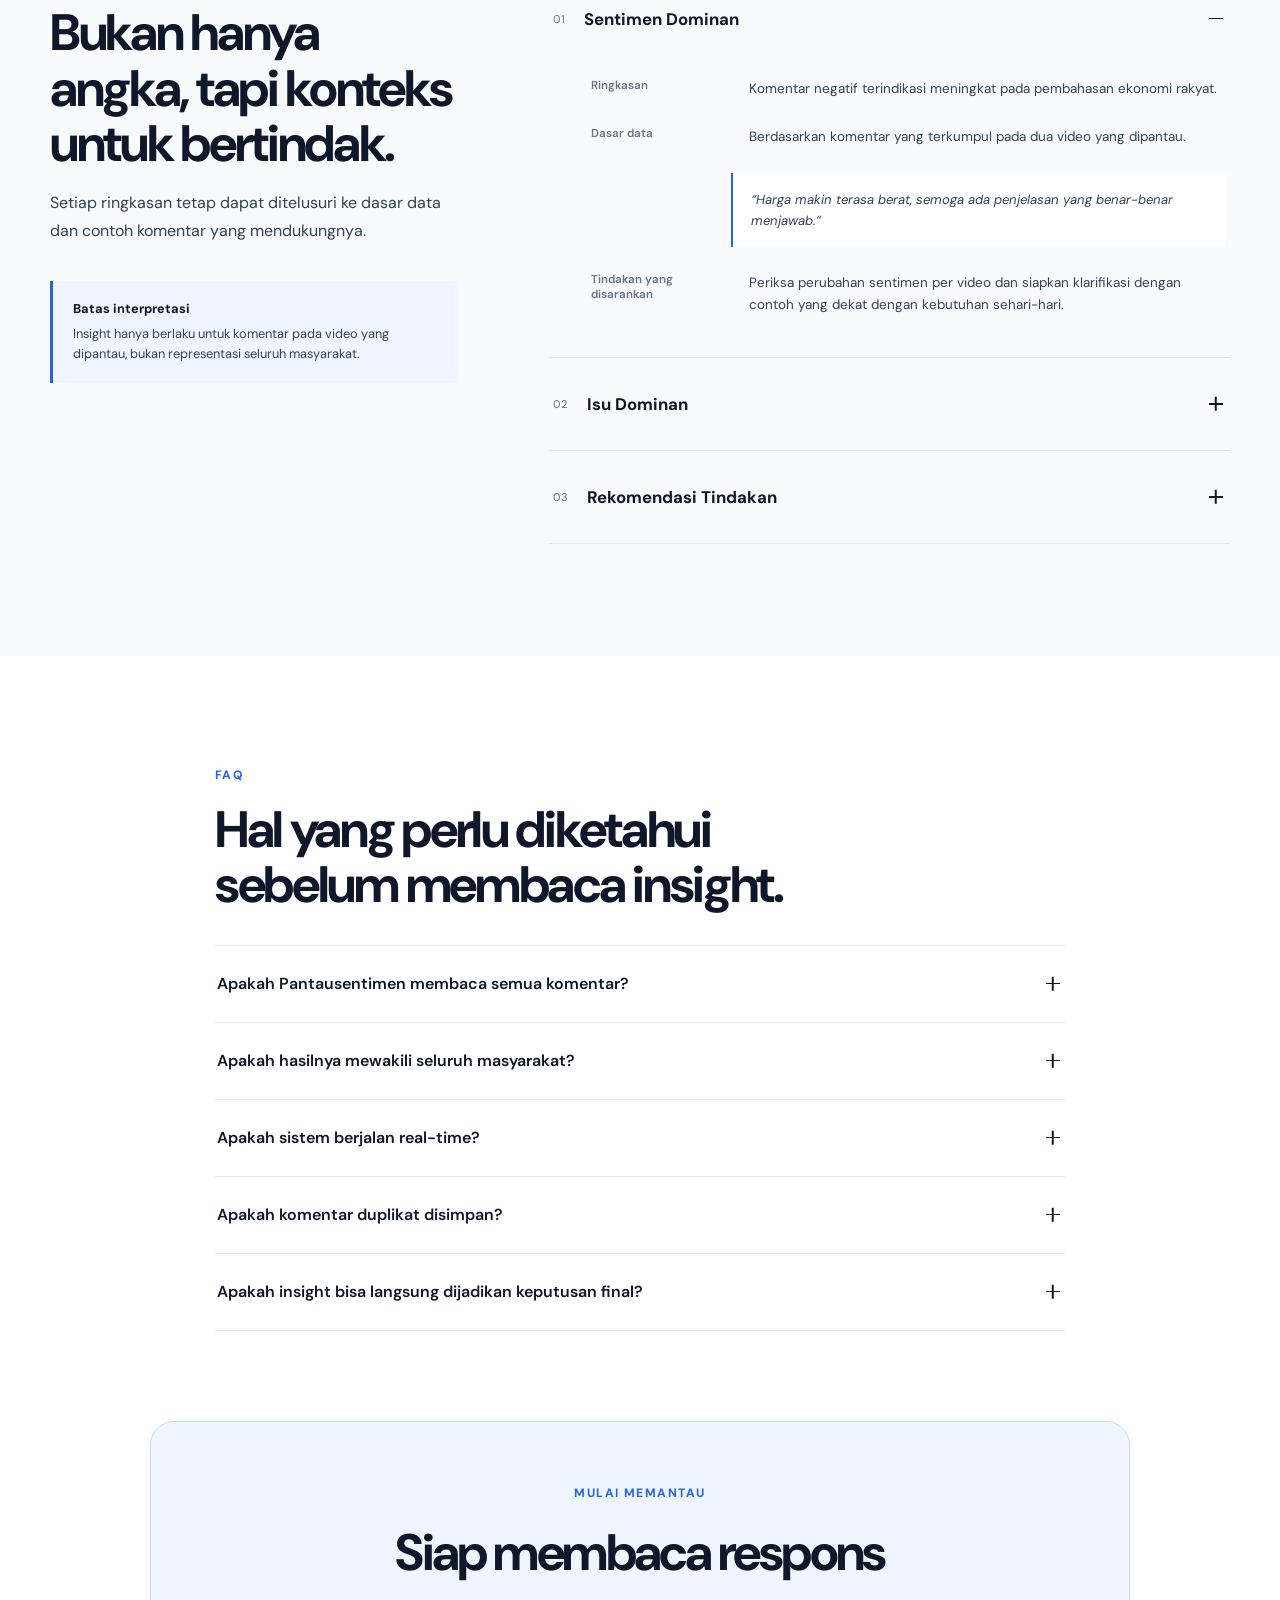
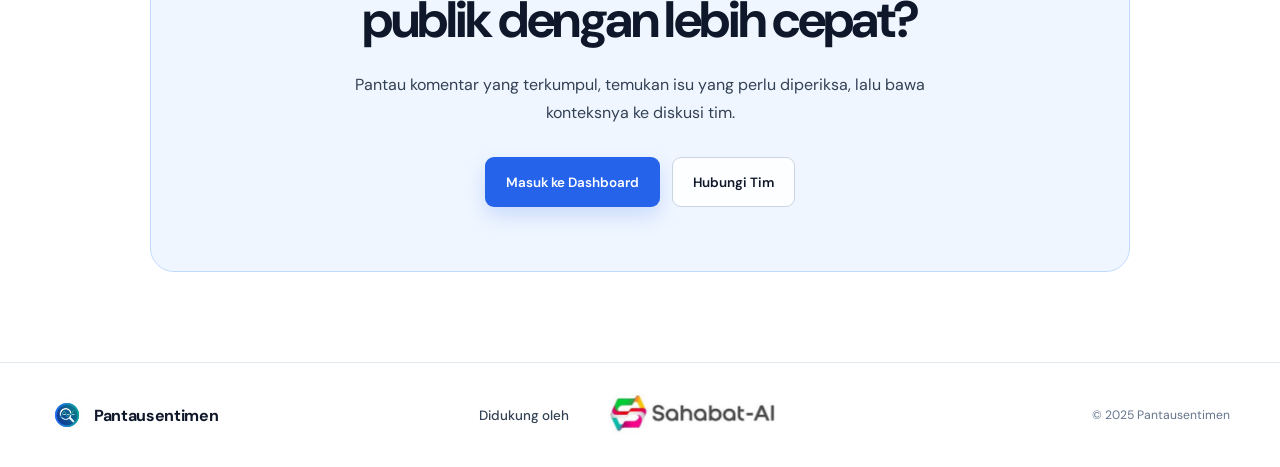
<file: public/index.html>
<!DOCTYPE html>
<html lang="id">
<head>
  <meta charset="UTF-8">
  <meta name="viewport" content="width=device-width, initial-scale=1.0">
  <meta name="description" content="Pantausentimen membantu tim membaca sentimen, isu dominan, dan konteks keputusan dari komentar YouTube yang terkumpul.">
  <meta name="theme-color" content="#F8FAFC">
  <title>Pantausentimen — Monitoring Komentar YouTube</title>
  <link rel="preconnect" href="https://fonts.googleapis.com">
  <link rel="preconnect" href="https://fonts.gstatic.com" crossorigin>
  <link href="https://fonts.googleapis.com/css2?family=DM+Sans:ital,opsz,wght@0,9..40,400;0,9..40,500;0,9..40,600;0,9..40,700&family=Inter:wght@400;500;600;700&display=swap" rel="stylesheet">
  <link rel="stylesheet" href="assets/css/landing.css">
  <link rel="stylesheet" href="assets/css/landing.responsive.css">
</head>
<body>
  <a class="skip-link" href="#main-content">Lewati ke konten utama</a>

  <header class="navbar" id="navbar">
    <div class="container navbar__inner">
      <a class="brand" href="#beranda" aria-label="Pantausentimen, kembali ke beranda">
        <img src="assets/img/logo.png" alt="" width="34" height="34">
        <span>Pantausentimen</span>
      </a>

      <nav class="desktop-nav" aria-label="Navigasi utama">
        <a href="#masalah">Manfaat</a>
        <a href="#cara-kerja">Cara kerja</a>
        <a href="#preview">Dashboard</a>
        <a href="#faq">FAQ</a>
      </nav>
      <button class="menu-button" id="mobileMenuButton" type="button" aria-expanded="false" aria-controls="mobileMenu" aria-label="Buka menu">
        <span></span><span></span><span></span>
      </button>
    </div>

    <nav class="mobile-menu" id="mobileMenu" aria-label="Navigasi mobile" hidden>
      <a href="#masalah">Manfaat</a>
      <a href="#cara-kerja">Cara kerja</a>
      <a href="#preview">Dashboard</a>
      <a href="#faq">FAQ</a>
    </nav>
  </header>

  <main id="main-content">
    <!-- 1. Hero -->
    <section class="hero" id="beranda" aria-labelledby="hero-title">
      <div class="hero__sticky">
        <canvas class="hero__canvas" id="heroFrameCanvas" aria-hidden="true"></canvas>
        <img class="hero__fallback" src="assets/img/hero-frames/frame_001.jpg" alt="">
        <div class="hero__scrim" aria-hidden="true"></div>
        <div class="hero__bottom-mask" aria-hidden="true"></div>

        <div class="container hero__inner">
          <div class="hero__content">
            <p class="hero__kicker reveal" style="margin-bottom: 16px;"><span style="background-color: rgba(37, 99, 235, 0.75); color: #FFFFFF; padding: 6px 12px; font-weight: 700; text-transform: uppercase; letter-spacing: 0.15em; font-size: 0.85rem; display: inline-block;">Platform Intelijen Komentar Publik</span></p>
            <h1 id="hero-title" class="reveal" style="transition-delay: .06s">Ubah ribuan komentar<br>menjadi keputusan.</h1>
            <p class="hero__lead reveal" style="transition-delay: .14s">Pantau sentimen dan isu publik dari komentar YouTube secara otomatis — ubah keramaian menjadi konteks yang siap ditindak.</p>
            <div class="hero__actions reveal" style="transition-delay: .22s">
              <a class="button button--primary button--large" href="/dashboard">Buka Dashboard</a>
              <a class="button button--outline button--large" href="#cara-kerja">Lihat cara kerja</a>
            </div>

          </div>
        </div>
      </div>
    </section>

    <!-- 2. Masalah & Solusi -->
    <section class="section comparison" id="masalah" aria-labelledby="comparison-title">
      <div class="container">
        <div class="comparison__heading reveal">
          <p class="eyebrow">Masalah & solusi</p>
          <h2 id="comparison-title">Dari komentar yang ramai menjadi <span>insight yang jelas.</span></h2>
          <p>Perbedaannya bukan sekadar lebih cepat. Tim mendapat struktur untuk melihat apa yang berubah dan apa yang perlu diperiksa lebih dahulu.</p>
        </div>

        <div class="comparison-tabs reveal" role="tablist" aria-label="Pilih cara membaca komentar">
          <button id="comparison-tab-manual" type="button" role="tab" aria-selected="false" aria-controls="comparison-card-manual" tabindex="-1" data-comparison-target="manual">
            <span>01</span>Tanpa Pantausentimen
          </button>
          <button id="comparison-tab-product" class="is-active" type="button" role="tab" aria-selected="true" aria-controls="comparison-card-product" data-comparison-target="product">
            <span>02</span>Dengan Pantausentimen
          </button>
        </div>

        <div class="comparison-stage reveal" data-comparison-active="product">
          <article class="comparison-showcase-card comparison-showcase-card--manual" id="comparison-card-manual" role="tabpanel" aria-labelledby="comparison-tab-manual" aria-hidden="true" data-comparison-card="manual">
            <div class="comparison-showcase-card__surface">
              <header class="comparison-showcase-card__top">
                <span class="comparison-showcase-card__number">01</span>
                <div>
                  <span class="comparison-showcase-card__eyebrow">Tanpa Pantausentimen</span>
                  <strong>Proses manual</strong>
                </div>
                <p><strong>363</strong><span>komentar dibaca satu per satu</span></p>
              </header>
              <h3>Tim melihat keramaian, tetapi sulit menemukan prioritas.</h3>
              <p class="comparison-showcase-card__description">Komentar datang dalam konteks yang berbeda, sementara isu dapat bergeser sebelum proses rekap selesai.</p>
              <ol class="comparison-showcase-card__list">
                <li><span>01</span><p>Komentar terlalu banyak untuk dibaca satu per satu.</p></li>
                <li><span>02</span><p>Perubahan isu mudah terlambat terlihat.</p></li>
                <li><span>03</span><p>Komentar penting bercampur dengan percakapan berulang.</p></li>
              </ol>
            </div>
            <footer class="comparison-showcase-card__result">
              <span>Hasil</span>
              <p>Keputusan dimulai dari rekap, bukan dari konteks.</p>
            </footer>
          </article>

          <article class="comparison-showcase-card comparison-showcase-card--manual comparison-showcase-card--mirror" aria-hidden="true" data-comparison-preview="manual">
            <div class="comparison-showcase-card__surface">
              <header class="comparison-showcase-card__top">
                <span class="comparison-showcase-card__number">01</span>
                <div>
                  <span class="comparison-showcase-card__eyebrow">Tanpa Pantausentimen</span>
                  <strong>Proses manual</strong>
                </div>
                <p><strong>363</strong><span>komentar dibaca satu per satu</span></p>
              </header>
              <h3>Tim melihat keramaian, tetapi sulit menemukan prioritas.</h3>
              <p class="comparison-showcase-card__description">Komentar datang dalam konteks yang berbeda, sementara isu dapat bergeser sebelum proses rekap selesai.</p>
              <ol class="comparison-showcase-card__list">
                <li><span>01</span><p>Komentar terlalu banyak untuk dibaca satu per satu.</p></li>
                <li><span>02</span><p>Perubahan isu mudah terlambat terlihat.</p></li>
                <li><span>03</span><p>Komentar penting bercampur dengan percakapan berulang.</p></li>
              </ol>
            </div>
            <footer class="comparison-showcase-card__result">
              <span>Hasil</span>
              <p>Keputusan dimulai dari rekap, bukan dari konteks.</p>
            </footer>
          </article>

          <article class="comparison-showcase-card comparison-showcase-card--product is-active" id="comparison-card-product" role="tabpanel" aria-labelledby="comparison-tab-product" aria-hidden="false" data-comparison-card="product">
            <div class="comparison-showcase-card__surface">
              <header class="comparison-showcase-card__top">
                <span class="comparison-showcase-card__number">02</span>
                <div>
                  <span class="comparison-showcase-card__eyebrow">Dengan Pantausentimen</span>
                  <strong>Alur terstruktur</strong>
                </div>
                <p><strong>363</strong><span>komentar diringkas dalam satu alur</span></p>
              </header>
              <h3>Tim dapat memulai dari pola yang perlu ditinjau.</h3>
              <p class="comparison-showcase-card__description">Pantausentimen menyusun komentar, sentimen, isu, dan contoh representatif tanpa menghilangkan batas interpretasinya.</p>
              <ol class="comparison-showcase-card__list">
                <li><span>01</span><p>Komentar dan reply terbaru dipantau otomatis.</p></li>
                <li><span>02</span><p>Sentimen dan isu diringkas berdasarkan data terkumpul.</p></li>
                <li><span>03</span><p>Komentar representatif dan tindakan yang disarankan ditampilkan.</p></li>
              </ol>
            </div>
            <footer class="comparison-showcase-card__result">
              <span>Hasil</span>
              <p>Diskusi dimulai dari konteks yang dapat diperiksa.</p>
            </footer>
          </article>
        </div>
      </div>
    </section>

    <!-- 3. Demo Interaktif Cara Kerja -->
    <section class="section workflow" id="cara-kerja" aria-labelledby="workflow-title">
      <div class="container">
        <div class="section-heading reveal">
          <div>
            <p class="eyebrow">Cara kerja</p>
            <h2 id="workflow-title">Lihat bagaimana sistem membaca komentar.</h2>
          </div>
          <p>Pilih langkah untuk melihat proses dari video sumber sampai insight yang siap ditinjau tim.</p>
        </div>

        <div class="workflow__shell reveal" data-parallax="0.03">
          <div class="workflow__steps" role="tablist" aria-label="Tahapan pemantauan komentar">
            <div class="workflow__progress" aria-hidden="true"><span id="workflowProgress"></span></div>
            <button class="workflow-step is-active" type="button" role="tab" aria-selected="true" data-step="0">
              <span class="workflow-step__number">01</span><span><strong>Pilih video</strong><small>Tentukan sumber pemantauan</small></span>
            </button>
            <button class="workflow-step" type="button" role="tab" aria-selected="false" data-step="1">
              <span class="workflow-step__number">02</span><span><strong>Ambil komentar</strong><small>Komentar dan reply terbaru</small></span>
            </button>
            <button class="workflow-step" type="button" role="tab" aria-selected="false" data-step="2">
              <span class="workflow-step__number">03</span><span><strong>Saring duplikat</strong><small>Simpan data yang belum ada</small></span>
            </button>
            <button class="workflow-step" type="button" role="tab" aria-selected="false" data-step="3">
              <span class="workflow-step__number">04</span><span><strong>Analisis komentar</strong><small>Baca sentimen dan isu</small></span>
            </button>
            <button class="workflow-step" type="button" role="tab" aria-selected="false" data-step="4">
              <span class="workflow-step__number">05</span><span><strong>Tampilkan insight</strong><small>Susun konteks untuk tim</small></span>
            </button>
          </div>

          <div class="workflow-preview" role="tabpanel" tabindex="0">
            <div class="product-bar"><span>Pantausentimen</span><small id="workflowStatus">Sumber pemantauan</small></div>
            <div class="workflow-preview__body" id="workflowPreviewBody">
              <div class="preview-label" id="workflowLabel">Langkah 1 dari 5</div>
              <h3 id="workflowPreviewTitle">Pilih video yang ingin dipantau</h3>
              <p id="workflowPreviewDescription">Masukkan URL video YouTube publik dan kelompokkan ke proyek pemantauan yang sesuai.</p>
              <div class="preview-ui" id="workflowMock" data-variant="video">
                <span class="preview-ui__label">URL video YouTube</span>
                <div class="preview-ui__field">youtube.com/watch?v=isu-publik</div>
                <div class="preview-ui__meta"><span>Proyek: Respons kebijakan</span><strong>Siap dipantau</strong></div>
              </div>
            </div>
          </div>
        </div>
      </div>
    </section>

    <!-- 4. Dashboard Preview -->
    <section class="section dashboard-preview" id="preview" aria-labelledby="dashboard-title">
      <div class="container">
        <div class="section-heading reveal">
          <div>
            <p class="eyebrow">Dashboard preview</p>
            <h2 id="dashboard-title">Satu dashboard untuk membaca kondisi percakapan.</h2>
          </div>
          <p id="dashboardTabDescription" aria-live="polite">Lihat keseimbangan sentimen dan perubahan respons pada komentar yang telah dianalisis.</p>
        </div>

        <div class="dashboard-tabs reveal" role="tablist" aria-label="Fokus dashboard">
          <button class="is-active" type="button" role="tab" aria-selected="true" data-dashboard-tab="sentiment">Sentimen</button>
          <button type="button" role="tab" aria-selected="false" data-dashboard-tab="issues">Isu</button>
          <button type="button" role="tab" aria-selected="false" data-dashboard-tab="recommendation">Rekomendasi</button>
        </div>

        <div class="dashboard-shell reveal" data-active-dashboard="sentiment">
          <div class="dashboard-shell__topbar">
            <div><strong>Pantausentimen</strong><span>Ringkasan pemantauan</span></div>
            <p><i></i>Sistem aktif · diperbarui 2 menit lalu</p>
          </div>

          <div class="dashboard-stats">
            <div><span>Video dipantau</span><strong><span class="counter" data-counter="2">2</span></strong></div>
            <div><span>Komentar terkumpul</span><strong><span class="counter" data-counter="363">363</span></strong></div>
            <div><span>Komentar baru</span><strong>+<span class="counter" data-counter="89">89</span></strong></div>
            <div><span>Telah dianalisis</span><strong><span class="counter" data-counter="100">100</span>%</strong></div>
          </div>

          <div class="dashboard-grid">
            <article class="dashboard-module module-sentiment is-highlighted" data-dashboard-module="sentiment">
              <div class="module-heading"><h3>Distribusi sentimen</h3><span>363 komentar</span></div>
              <div class="sentiment-summary"><strong>46%</strong><span>Negatif terindikasi dominan</span></div>
              <div class="bar-row"><span>Negatif</span><div><i style="width:46%"></i></div><strong>46%</strong></div>
              <div class="bar-row bar-row--neutral"><span>Netral</span><div><i style="width:32%"></i></div><strong>32%</strong></div>
              <div class="bar-row bar-row--positive"><span>Positif</span><div><i style="width:22%"></i></div><strong>22%</strong></div>
            </article>

            <article class="dashboard-module module-issues" data-dashboard-module="issues">
              <div class="module-heading"><h3>Isu dominan</h3><span>7 isu terdeteksi</span></div>
              <strong class="issue-title">Ekonomi rakyat</strong>
              <p>Keluhan mengenai harga kebutuhan dan daya beli paling sering muncul pada komentar terbaru.</p>
              <div class="word-cloud" aria-label="Kata yang sering muncul">
                <b>harga</b><span>rakyat</span><strong>ekonomi</strong><small>kebutuhan</small><span>kerja</span>
              </div>
            </article>

            <article class="dashboard-module module-comment">
              <div class="module-heading"><h3>Komentar representatif</h3><span>Negatif · ekonomi</span></div>
              <blockquote>“Yang paling terasa sekarang harga kebutuhan naik, sementara pendapatan tidak ikut berubah.”</blockquote>
              <p>Komentar dipilih karena paling dekat dengan pola isu yang dominan pada data terkumpul.</p>
            </article>

            <article class="dashboard-module module-recommendation" data-dashboard-module="recommendation">
              <div class="module-heading"><h3>Insight keputusan</h3><span>Perlu ditinjau</span></div>
              <p class="recommendation-lead">Kekhawatiran ekonomi cenderung meningkat pada komentar baru.</p>
              <p>Tim dapat menyiapkan penjelasan yang lebih konkret mengenai dampak kebijakan terhadap kebutuhan sehari-hari.</p>
              <button type="button" class="text-action" data-open-insight>Periksa dasar insight</button>
            </article>
          </div>
        </div>
      </div>
    </section>

    <!-- 5. Insight -->
    <section class="section insights" id="insight" aria-labelledby="insight-title">
      <div class="container insights__layout">
        <div class="section-intro reveal">
          <p class="eyebrow">Insight yang dihasilkan</p>
          <h2 id="insight-title">Bukan hanya angka, tapi konteks untuk bertindak.</h2>
          <p>Setiap ringkasan tetap dapat ditelusuri ke dasar data dan contoh komentar yang mendukungnya.</p>
          <div class="disclaimer"><strong>Batas interpretasi</strong>Insight hanya berlaku untuk komentar pada video yang dipantau, bukan representasi seluruh masyarakat.</div>
        </div>

        <div class="insight-list reveal">
          <article class="insight-item is-open">
            <button type="button" aria-expanded="true">
              <span><small>01</small><strong>Sentimen Dominan</strong></span><i aria-hidden="true"></i>
            </button>
            <div class="insight-item__body">
              <div><span>Ringkasan</span><p>Komentar negatif terindikasi meningkat pada pembahasan ekonomi rakyat.</p></div>
              <div><span>Dasar data</span><p>Berdasarkan komentar yang terkumpul pada dua video yang dipantau.</p></div>
              <blockquote>“Harga makin terasa berat, semoga ada penjelasan yang benar-benar menjawab.”</blockquote>
              <div><span>Tindakan yang disarankan</span><p>Periksa perubahan sentimen per video dan siapkan klarifikasi dengan contoh yang dekat dengan kebutuhan sehari-hari.</p></div>
            </div>
          </article>

          <article class="insight-item">
            <button type="button" aria-expanded="false">
              <span><small>02</small><strong>Isu Dominan</strong></span><i aria-hidden="true"></i>
            </button>
            <div class="insight-item__body" hidden>
              <div><span>Ringkasan</span><p>Harga kebutuhan dan daya beli menjadi dua konteks yang paling sering berdekatan.</p></div>
              <div><span>Dasar data</span><p>Terlihat dari pengelompokan isu dan istilah yang berulang pada komentar terbaru.</p></div>
              <blockquote>“Kalau harga terus naik, yang perlu dijelaskan itu dampaknya ke keluarga biasa.”</blockquote>
              <div><span>Tindakan yang disarankan</span><p>Susun materi respons yang membahas harga dan daya beli dalam satu konteks, bukan sebagai isu terpisah.</p></div>
            </div>
          </article>

          <article class="insight-item">
            <button type="button" aria-expanded="false">
              <span><small>03</small><strong>Rekomendasi Tindakan</strong></span><i aria-hidden="true"></i>
            </button>
            <div class="insight-item__body" hidden>
              <div><span>Ringkasan</span><p>Publik cenderung membutuhkan penjelasan yang lebih konkret daripada pesan kebijakan yang umum.</p></div>
              <div><span>Dasar data</span><p>Disusun dari komentar representatif, action intent, dan isu yang paling sering muncul.</p></div>
              <blockquote>“Bisa dijelaskan contoh manfaatnya untuk pengeluaran rumah tangga?”</blockquote>
              <div><span>Tindakan yang disarankan</span><p>Prioritaskan FAQ singkat dan video lanjutan yang menjawab dampak praktis dengan bahasa yang mudah diperiksa.</p></div>
            </div>
          </article>
        </div>
      </div>
    </section>

    <!-- 6. FAQ + CTA + Footer -->
    <section class="closing" id="faq" aria-labelledby="faq-title">
      <div class="container closing__inner">
        <div class="faq reveal">
          <div class="section-heading section-heading--compact">
            <div><p class="eyebrow">FAQ</p><h2 id="faq-title">Hal yang perlu diketahui sebelum membaca insight.</h2></div>
          </div>

          <div class="faq-list">
            <article class="faq-item">
              <button type="button" aria-expanded="false"><span>Apakah Pantausentimen membaca semua komentar?</span><i aria-hidden="true"></i></button>
              <div hidden><p>Sistem mengambil komentar yang tersedia melalui API resmi YouTube sesuai video, jadwal pemantauan, dan batas kuota yang berlaku.</p></div>
            </article>
            <article class="faq-item">
              <button type="button" aria-expanded="false"><span>Apakah hasilnya mewakili seluruh masyarakat?</span><i aria-hidden="true"></i></button>
              <div hidden><p>Tidak. Hasil hanya menggambarkan pola pada komentar dari video yang dipantau dan tidak dapat digeneralisasi sebagai suara seluruh masyarakat.</p></div>
            </article>
            <article class="faq-item">
              <button type="button" aria-expanded="false"><span>Apakah sistem berjalan real-time?</span><i aria-hidden="true"></i></button>
              <div hidden><p>Sistem berjalan near real-time. Komentar diambil dan dianalisis secara berkala sesuai konfigurasi pemantauan.</p></div>
            </article>
            <article class="faq-item">
              <button type="button" aria-expanded="false"><span>Apakah komentar duplikat disimpan?</span><i aria-hidden="true"></i></button>
              <div hidden><p>Komentar dengan ID yang sudah tersimpan dilewati sehingga data yang sama tidak dicatat dua kali.</p></div>
            </article>
            <article class="faq-item">
              <button type="button" aria-expanded="false"><span>Apakah insight bisa langsung dijadikan keputusan final?</span><i aria-hidden="true"></i></button>
              <div hidden><p>Tidak. Insight berfungsi mendukung peninjauan data. Konteks tambahan dan pertimbangan manusia tetap diperlukan untuk keputusan final.</p></div>
            </article>
          </div>
        </div>


        <div class="final-cta reveal">
          <p class="eyebrow">Mulai memantau</p>
          <h2>Siap membaca respons publik dengan lebih cepat?</h2>
          <p>Pantau komentar yang terkumpul, temukan isu yang perlu diperiksa, lalu bawa konteksnya ke diskusi tim.</p>
          <div>
            <a class="button button--primary button--large" href="/dashboard">Masuk ke Dashboard</a>
            <a class="button button--secondary button--large" href="mailto:tim@pantausentimen.id">Hubungi Tim</a>
          </div>
        </div>
      </div>

      <footer class="footer">
        <div class="container footer__inner">
          <div class="brand footer__brand"><img src="assets/img/logo.png" alt="" width="32" height="32"><span>Pantausentimen</span></div>
          <div class="footer__support"><span>Didukung oleh</span><img src="assets/img/sahabat-ai.png" alt="Sahabat AI" width="104" height="30"></div>
          <p>© 2025 Pantausentimen</p>
        </div>
      </footer>
    </section>
  </main>

  <!-- Urutan penting: definisi fungsi global dulu (hero, sections), entry terakhir. -->
  <script src="assets/js/landing.hero.js"></script>
  <script src="assets/js/landing.sections.js"></script>
  <script src="assets/js/landing.js"></script>
</body>
</html>
</file>
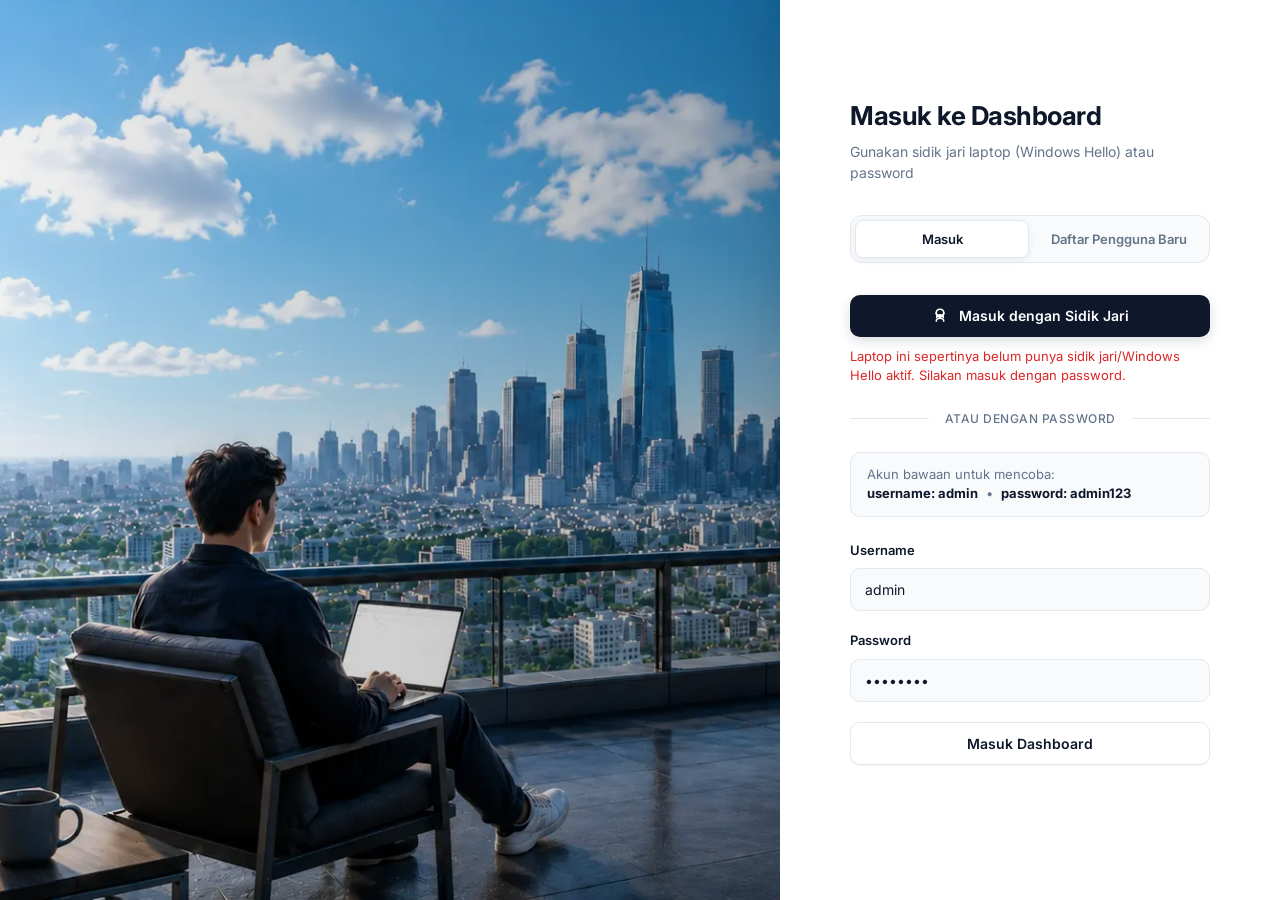
<file: frontend/login.html>
<!DOCTYPE html>
<html lang="id">
<head>
  <meta charset="UTF-8">
  <meta name="viewport" content="width=device-width, initial-scale=1.0">
  <title>Masuk — Pantausentimen</title>
  <link rel="icon" type="image/png" href="assets/logo.png">
  <link rel="preconnect" href="https://fonts.googleapis.com">
  <link href="https://fonts.googleapis.com/css2?family=Inter:wght@400;500;600;700&display=swap" rel="stylesheet">
  <link rel="stylesheet" href="assets/css/base.css">
  <style>
    :root {
      --primary-color: #0F172A; /* Dark premium primary */
      --primary-hover: #1E293B;
      --accent-color: #2563EB; /* Bright blue for accents */
      --bg-surface: #FFFFFF;
      --bg-alt: #F8FAFC;
      --text-main: #0F172A;
      --text-muted: #64748B;
      --border-color: #E2E8F0;
      --input-bg: #F8FAFC;
    }
    
    * { box-sizing: border-box; }

    body {
      margin: 0;
      padding: 0;
      min-height: 100vh;
      font-family: "Inter", system-ui, sans-serif;
      color: var(--text-main);
      background-color: var(--bg-surface);
    }

    /* SPLIT LAYOUT */
    .login-layout {
      display: flex;
      width: 100%;
      min-height: 100vh;
      background-image: url('assets/Backroundlogin.webp');
      background-size: cover;
      background-position: center;
      background-repeat: no-repeat;
      position: relative;
    }

    /* Background overlay for mobile (darkened for readability) */
    .login-layout::before {
      content: '';
      position: absolute;
      inset: 0;
      background: rgba(15,23,42,0.65);
      backdrop-filter: blur(8px);
      -webkit-backdrop-filter: blur(8px);
      z-index: 1;
      display: none; /* Only visible on mobile */
    }

    /* Kiri: Transparent spacer on desktop to show background */
    .layout-left {
      flex: 1.2;
      position: relative;
      z-index: 2;
      display: none; /* hidden on small screens */
    }

    @media (min-width: 900px) {
      .layout-left { display: block; }
      
      /* Subtle gradient transition from image to form on desktop */
      .layout-left::after {
        content: '';
        position: absolute;
        inset: 0;
        background: linear-gradient(to right, rgba(0,0,0,0.05) 0%, rgba(0,0,0,0.3) 100%);
      }
      
      /* Desktop doesn't need the dark blur overlay */
      .login-layout::before {
        display: none;
      }
    }

    /* Kanan: Form - Sleek, minimal, premium */
    .layout-right {
      flex: 1;
      max-width: 500px;
      display: flex;
      flex-direction: column;
      justify-content: center;
      padding: 48px;
      background: var(--bg-surface);
      position: relative;
      z-index: 10;
      box-shadow: -20px 0 40px rgba(0,0,0,0.08); 
    }

    /* Mobile responsiveness */
    @media (max-width: 899px) {
      .login-layout {
        align-items: center;
        justify-content: center;
        padding: 24px;
      }

      /* Enable blur overlay on mobile so the image stays as a cool backdrop */
      .login-layout::before {
        display: block;
      }

      .layout-right {
        max-width: 100%;
        width: 100%;
        max-width: 440px;
        padding: 40px 32px;
        border-radius: 24px; /* Becomes a floating card */
        box-shadow: 0 25px 50px rgba(0,0,0,0.25);
      }
    }

    @media (max-width: 480px) {
      .layout-right {
        padding: 32px 24px;
        border-radius: 20px;
      }
      .auth-title { font-size: 22px; }
      .auth-subtitle { font-size: 13px; margin-bottom: 24px; }
    }

    .auth-card {
      width: 100%;
      max-width: 360px;
      margin: 0 auto;
    }


    .auth-title { 
      font-size: 26px; 
      font-weight: 700; 
      margin: 0 0 6px; 
      letter-spacing: -0.5px;
      color: var(--text-main);
    }
    
    .auth-subtitle { 
      color: var(--text-muted); 
      font-size: 14px; 
      margin-bottom: 32px; 
      line-height: 1.5;
    }

    /* Modern Tabs */
    .auth-tabs { 
      display: flex; 
      gap: 4px; 
      background: var(--bg-alt); 
      padding: 4px; 
      border-radius: 12px; 
      margin-bottom: 32px; 
      border: 1px solid var(--border-color);
    }
    
    .auth-tabs button {
      flex: 1; 
      border: 0; 
      background: transparent; 
      padding: 10px; 
      border-radius: 8px;
      font-weight: 600; 
      font-size: 13px; 
      cursor: pointer; 
      color: var(--text-muted);
      transition: all 0.2s ease;
    }
    
    .auth-tabs button:hover:not(.active) { color: var(--text-main); }
    .auth-tabs button.active { 
      background: var(--bg-surface); 
      color: var(--text-main); 
      box-shadow: 0 2px 8px rgba(0,0,0,0.06); 
      border: 1px solid var(--border-color);
    }

    /* Buttons */
    .btn {
      width: 100%; 
      border: 0; 
      border-radius: 10px; 
      padding: 12px 16px; 
      font-size: 14px; 
      font-weight: 600;
      cursor: pointer; 
      display: flex; 
      align-items: center; 
      justify-content: center; 
      gap: 10px;
      transition: all 0.2s ease;
    }
    
    .btn--primary { 
      background: var(--primary-color); 
      color: #fff; 
      box-shadow: 0 4px 12px rgba(15, 23, 42, 0.15);
    }
    
    .btn--primary:hover { 
      background: var(--primary-hover);
      transform: translateY(-1px);
    }
    
    .btn--ghost { 
      background: var(--bg-surface); 
      color: var(--text-main); 
      border: 1px solid var(--border-color);
      box-shadow: 0 1px 2px rgba(0,0,0,0.05);
    }
    
    .btn--ghost:hover {
      background: var(--bg-alt);
      border-color: #CBD5E1;
    }

    /* Fields */
    .field { margin-bottom: 20px; }
    
    .field label { 
      display: block; 
      font-size: 13px; 
      font-weight: 600; 
      margin-bottom: 8px; 
      color: var(--text-main);
    }
    
    .field input {
      width: 100%; 
      padding: 12px 14px; 
      background: var(--input-bg);
      border: 1px solid var(--border-color);
      border-radius: 10px; 
      font-size: 14px; 
      font-family: inherit;
      color: var(--text-main);
      transition: all 0.2s ease;
    }
    
    .field input::placeholder { color: #94A3B8; }
    .field input:focus { 
      outline: none; 
      background: var(--bg-surface);
      border-color: var(--accent-color); 
      box-shadow: 0 0 0 3px rgba(37, 99, 235, 0.15); 
    }

    .divider { 
      display: flex; 
      align-items: center; 
      gap: 16px; 
      color: var(--text-muted); 
      font-size: 12px; 
      font-weight: 500;
      text-transform: uppercase;
      letter-spacing: 0.5px;
      margin: 24px 0; 
    }
    
    .divider::before, .divider::after { 
      content: ""; 
      flex: 1; 
      height: 1px; 
      background: var(--border-color); 
    }

    .help { 
      font-size: 13px; 
      color: var(--text-muted); 
      line-height: 1.5; 
      margin-top: 10px; 
    }

    .auth-status { 
      margin-top: 20px; 
      font-size: 13px; 
      min-height: 20px; 
      color: var(--text-muted); 
      font-weight: 500;
    }
    
    .auth-status--error { color: #DC2626; }
    .auth-status--success { color: #059669; }

    .hint-box { 
      background: var(--bg-alt); 
      border: 1px solid var(--border-color);
      border-radius: 10px; 
      padding: 12px 16px; 
      font-size: 13px; 
      color: var(--text-muted); 
      margin-bottom: 24px; 
      line-height: 1.5;
    }
    .hint-box b { color: var(--text-main); }
    
    /* Animations */
    #panel-login, #panel-register { animation: fadeIn 0.3s ease forwards; }
    @keyframes fadeIn {
      from { opacity: 0; transform: translateY(5px); }
      to { opacity: 1; transform: translateY(0); }
    }
  </style>
</head>
<body>
  <div class="login-layout">
    <!-- Kiri: Area Background -->
    <div class="layout-left"></div>

    <!-- Kanan: Form Login -->
    <div class="layout-right">
      <div class="auth-card">
        

        <div class="auth-title">Masuk ke Dashboard</div>
        <div class="auth-subtitle">Gunakan sidik jari laptop (Windows Hello) atau password</div>

        <div class="auth-tabs">
          <button data-tab="login" class="active">Masuk</button>
          <button data-tab="register">Daftar Pengguna Baru</button>
        </div>

        <!-- ====== PANEL MASUK ====== -->
        <div id="panel-login">
          <button id="btnFingerprintLogin" class="btn btn--primary">
            <svg xmlns="http://www.w3.org/2000/svg" width="18" height="18" viewBox="0 0 24 24" fill="none" stroke="currentColor" stroke-width="2" stroke-linecap="round" stroke-linejoin="round"><path d="M12 11v4"/><path d="M12 11c-2.5 0-4.5 1-4.5 3"/><path d="M16.5 14c0-2-2-3-4.5-3"/><path d="M12 11c3 0 5-1.5 5-3"/><path d="M12 11c-3 0-5-1.5-5-3"/><path d="M17 8c0-3-2-5-5-5S7 5 7 8"/><path d="M7 8c0 3 2 5 5 5s5-2 5-5"/><path d="M12 11v4"/><path d="M12 15c-3 0-5 2-5 4"/><path d="M17 19c0-2-2-4-5-4"/></svg>
            Masuk dengan Sidik Jari
          </button>
          <p id="fingerprintNote" class="help">
            Klik tombol di atas, lalu sentuh sensor sidik jari di laptop Anda saat jendela Windows muncul.
          </p>

          <div class="divider">atau dengan password</div>

          <div class="hint-box">
            Akun bawaan untuk mencoba: <br><b>username: admin</b> &nbsp;•&nbsp; <b>password: admin123</b>
          </div>

          <div class="field">
            <label for="loginUsername">Username</label>
            <input id="loginUsername" type="text" autocomplete="username" value="admin">
          </div>
          <div class="field">
            <label for="loginPassword">Password</label>
            <input id="loginPassword" type="password" autocomplete="current-password" value="admin123">
          </div>
          <button id="btnPasswordLogin" class="btn btn--ghost">Masuk Dashboard</button>
        </div>

        <!-- ====== PANEL DAFTAR ====== -->
        <div id="panel-register" style="display:none;">
          <div class="field">
            <label for="regDisplayName">Nama Lengkap</label>
            <input id="regDisplayName" type="text" placeholder="mis. Budi Santoso">
          </div>
          <div class="field">
            <label for="regUsername">Username</label>
            <input id="regUsername" type="text" autocomplete="username" placeholder="mis. budi">
          </div>
          <div class="field">
            <label for="regPassword">Password Cadangan</label>
            <input id="regPassword" type="password" autocomplete="new-password" placeholder="minimal 4 karakter">
            <p class="help" style="margin-top: 6px;">Password dipakai bila sidik jari tidak tersedia. Simpan baik-baik.</p>
          </div>
          <button id="btnRegister" class="btn btn--primary">
            <svg xmlns="http://www.w3.org/2000/svg" width="18" height="18" viewBox="0 0 24 24" fill="none" stroke="currentColor" stroke-width="2" stroke-linecap="round" stroke-linejoin="round"><path d="M12 11v4"/><path d="M12 11c-2.5 0-4.5 1-4.5 3"/><path d="M16.5 14c0-2-2-3-4.5-3"/><path d="M12 11c3 0 5-1.5 5-3"/><path d="M12 11c-3 0-5-1.5-5-3"/><path d="M17 8c0-3-2-5-5-5S7 5 7 8"/><path d="M7 8c0 3 2 5 5 5s5-2 5-5"/><path d="M12 11v4"/><path d="M12 15c-3 0-5 2-5 4"/><path d="M17 19c0-2-2-4-5-4"/></svg>
            Daftar &amp; Rekam Sidik Jari
          </button>
          <p class="help">
            Setelah klik, jendela Windows akan muncul — sentuh sensor sidik jari di laptop untuk merekam.
            Tiap orang (Anda atau teman/mitra) bisa mendaftar di sini dengan akunnya sendiri.
          </p>
        </div>

        <div id="authStatus" class="auth-status"></div>
      </div>
    </div>
  </div>

  <script src="assets/js/auth.js"></script>
</body>
</html>
</file>
<file: landing/assets/css/landing.css>
/* 1. Variables */
:root {
  --background: #F8FAFC;
  --surface: #FFFFFF;
  --text: #0F172A;
  --text-secondary: #334155;
  --text-muted: #64748B;
  --blue: #2563EB;
  --blue-hover: #1D4ED8;
  --blue-soft: #EFF6FF;
  --success: #16A34A;
  --danger: #DC2626;
  --border: #E2E8F0;
  --container: 1180px;
  --nav-height: 74px;
  --radius-md: 16px;
  --radius-lg: 24px;
  --shadow-soft: 0 12px 32px rgba(15, 23, 42, 0.04);
  --ease: cubic-bezier(0.16, 1, 0.3, 1);
}

/* 2. Base */
*, *::before, *::after { box-sizing: border-box; }
html { scroll-behavior: smooth; scroll-padding-top: calc(var(--nav-height) + 20px); }
body {
  margin: 0;
  min-width: 320px;
  background: var(--background);
  color: var(--text);
  font-family: 'DM Sans', 'Inter', system-ui, -apple-system, BlinkMacSystemFont, "Segoe UI", sans-serif;
  -webkit-font-smoothing: antialiased;
  text-rendering: optimizeLegibility;
}
body.menu-open { overflow: hidden; }
img { display: block; max-width: 100%; }
a { color: inherit; text-decoration: none; }
button, a { -webkit-tap-highlight-color: transparent; }
button { color: inherit; font: inherit; }
h1, h2, h3, p, blockquote { margin-top: 0; }
h1, h2, h3 { text-wrap: balance; }
p { color: var(--text-secondary); line-height: 1.75; }
button:focus-visible, a:focus-visible { outline: 3px solid rgba(37, 99, 235, .3); outline-offset: 3px; }
[hidden] { display: none !important; }
.skip-link { position: fixed; z-index: 1000; top: 10px; left: 10px; padding: 10px 14px; background: var(--surface); border: 1px solid var(--border); border-radius: 8px; transform: translateY(-150%); }
.skip-link:focus { transform: translateY(0); }

/* 3. Layout */
.container { width: min(calc(100% - 80px), var(--container)); margin-inline: auto; }
.section { padding: 112px 0; }
.section-heading { display: grid; grid-template-columns: minmax(0, 1.35fr) minmax(280px, .65fr); gap: 64px; align-items: end; margin-bottom: 48px; }
.section-heading--compact { display: block; margin-bottom: 32px; }
.section-intro { max-width: 500px; }
.section-intro h2, .section-heading h2 { margin-bottom: 18px; font-size: clamp(2rem, 4vw, 3.35rem); line-height: 1.08; letter-spacing: -.045em; }
.section-heading > p { margin: 0; max-width: 510px; }
.eyebrow { margin-bottom: 18px; color: var(--blue); font-size: .76rem; font-weight: 700; letter-spacing: .12em; line-height: 1.3; text-transform: uppercase; }

/* 4. Navbar */
.navbar { position: fixed; z-index: 100; top: 0; left: 0; width: 100%; height: var(--nav-height); border-bottom: 1px solid transparent; transition: background-color .35s ease, border-color .35s ease, box-shadow .35s ease; }
.navbar.is-scrolled, .navbar.menu-active { background: rgba(255,255,255,.94); border-color: rgba(226,232,240,.9); box-shadow: 0 8px 28px rgba(15,23,42,.05); backdrop-filter: blur(14px); }
.navbar__inner { display: flex; height: 100%; align-items: center; gap: 32px; }
.brand { display: inline-flex; align-items: center; gap: 10px; font-size: 1rem; font-weight: 700; letter-spacing: -.02em; }
.brand img { width: 34px; height: 34px; border-radius: 50%; object-fit: cover; }
.desktop-nav { display: flex; align-items: center; gap: 30px; margin-left: auto; }
.desktop-nav a { position: relative; color: var(--text-secondary); font-size: .88rem; font-weight: 500; transition: color .25s ease; }
.desktop-nav a::after { position: absolute; right: 0; bottom: -9px; left: 0; height: 2px; background: var(--blue); content: ""; opacity: 0; transform: scaleX(.35); transition: opacity .25s ease, transform .25s ease; }
.desktop-nav a:hover, .desktop-nav a.is-active { color: var(--text); }
.desktop-nav a.is-active::after { opacity: 1; transform: scaleX(1); }
.menu-button { display: none; width: 44px; height: 44px; margin-left: auto; padding: 10px; border: 0; background: transparent; cursor: pointer; }
.menu-button span { display: block; height: 2px; margin: 5px 0; background: var(--text); border-radius: 2px; transition: transform .25s ease, opacity .25s ease; }
.menu-button[aria-expanded="true"] span:nth-child(1) { transform: translateY(7px) rotate(45deg); }
.menu-button[aria-expanded="true"] span:nth-child(2) { opacity: 0; }
.menu-button[aria-expanded="true"] span:nth-child(3) { transform: translateY(-7px) rotate(-45deg); }
.mobile-menu { position: absolute; top: var(--nav-height); right: 0; left: 0; padding: 22px 20px 28px; background: var(--surface); border-bottom: 1px solid var(--border); box-shadow: var(--shadow-soft); }
.mobile-menu a:not(.button) { display: block; padding: 13px 0; border-bottom: 1px solid #F1F5F9; color: var(--text-secondary); font-weight: 600; }

/* 5. Hero */
.hero { position: relative; height: 350vh; min-height: 2000px; background: #fff; }
.hero__sticky { position: sticky; top: 0; height: 100vh; height: 100dvh; min-height: 680px; overflow: hidden; isolation: isolate; }
.hero__canvas, .hero__fallback { position: absolute; z-index: -5; inset: 0; width: 100%; height: 100%; }
.hero__canvas { display: block; }
.hero__fallback { object-fit: cover; object-position: center; }
.hero.has-canvas .hero__fallback { opacity: 0; }
.hero__bottom-mask { position: absolute; z-index: -3; bottom: 0; left: 0; width: 100%; height: 55vh; min-height: 420px; background: linear-gradient(to top, rgba(255,255,255,1) 0%, rgba(255,255,255,0.95) 18%, rgba(255,255,255,0.6) 45%, rgba(255,255,255,0) 100%); pointer-events: none; }
.hero__scrim { position: absolute; z-index: -4; inset: 0; pointer-events: none; background: linear-gradient(180deg, rgba(2,6,23,.32) 0%, rgba(2,6,23,.16) 34%, rgba(2,6,23,.10) 58%, rgba(2,6,23,0) 100%); }
.hero__inner { position: relative; z-index: 2; display: flex; flex-direction: column; align-items: center; justify-content: center; text-align: center; height: 100%; padding-top: var(--nav-height); padding-bottom: 20px; overflow-y: auto; }
.hero__content { max-width: 840px; margin: 0 auto; display: flex; flex-direction: column; align-items: center; }
.hero__kicker { position: relative; margin: 0 0 26px; padding-top: 20px; color: rgba(255,255,255,.82); font-size: .78rem; font-weight: 600; letter-spacing: .22em; text-transform: uppercase; }
.hero__kicker::before { content: ""; position: absolute; top: 0; left: 50%; transform: translateX(-50%); width: 46px; height: 2px; background: rgba(255,255,255,.55); }
.hero h1 { margin-bottom: 22px; font-size: clamp(2.8rem, 5.4vw, 4.7rem); font-weight: 700; line-height: 1.07; letter-spacing: -.035em; color: #fff; text-shadow: 0 1px 30px rgba(2,6,23,.32); }
.hero__lead { max-width: 580px; margin: 0 auto; font-size: clamp(1.02rem, 1.3vw, 1.16rem); line-height: 1.75; font-weight: 400; color: rgba(255,255,255,.9); text-shadow: 0 1px 16px rgba(2,6,23,.4); }
.hero__actions { display: flex; flex-wrap: wrap; gap: 14px; justify-content: center; margin-top: 36px; }
.button--outline { border-color: rgba(255,255,255,.55); background: transparent; color: #fff; }
.button--outline:hover { border-color: #fff; background: rgba(255,255,255,.1); }

/* 6. Problem solution */
.comparison { position: relative; z-index: 10; margin-top: -100vh; padding-top: 120px; overflow: hidden; border: 1px solid #E8EDF4; border-bottom: 0; border-radius: 48px 48px 0 0; background: #FBFCFE; box-shadow: 0 -30px 60px rgba(15,23,42,.04); }
.comparison__heading { max-width: 820px; margin: 0 auto; text-align: center; }
.comparison__heading .eyebrow { margin-bottom: 16px; }
.comparison__heading h2 { margin: 0; color: #111827; font-size: 3.45rem; line-height: 1.1; letter-spacing: 0; }
.comparison__heading h2 span { color: var(--blue); }
.comparison__heading > p { max-width: 680px; margin: 20px auto 0; color: var(--text-muted); }
.comparison-tabs { position: relative; z-index: 5; display: flex; width: max-content; max-width: 100%; margin: 34px auto 0; padding: 5px; border: 1px solid #DFE6F0; border-radius: 12px; background: rgba(255,255,255,.94); box-shadow: 0 8px 24px rgba(15,23,42,.06); }
.comparison-tabs button { display: inline-flex; min-height: 42px; padding: 7px 13px 7px 8px; align-items: center; gap: 8px; border: 0; border-radius: 8px; background: transparent; color: var(--text-muted); font-size: .76rem; font-weight: 600; cursor: pointer; transition: color .25s ease, background-color .25s ease, box-shadow .25s ease; }
.comparison-tabs button span { display: grid; width: 27px; height: 27px; place-items: center; border: 1px solid #E1E8F2; border-radius: 7px; background: #F5F8FC; color: var(--text-muted); font-size: .62rem; }
.comparison-tabs button:hover { color: var(--text); }
.comparison-tabs button.is-active { background: #FFFFFF; color: var(--text); box-shadow: 0 3px 10px rgba(15,23,42,.1); }
.comparison-tabs button.is-active span { border-color: #B8D2FF; background: var(--blue); color: #FFFFFF; }
.comparison-stage { position: relative; height: 610px; max-width: 1120px; margin: 28px auto -12px; overflow: hidden; }
.comparison-showcase-card { position: absolute; top: 40px; left: 50%; display: flex; width: 620px; max-width: calc(100% - 48px); min-height: 500px; flex-direction: column; overflow: hidden; border: 1px solid #D9E3EF; border-radius: 14px; background: #FFFFFF; cursor: pointer; box-shadow: 0 0 0 5px rgba(255,255,255,.88), 0 0 0 6px rgba(203,213,225,.7), 0 24px 64px rgba(15,23,42,.14); transition: transform .55s var(--ease), opacity .4s ease, filter .4s ease, box-shadow .4s ease; }
.comparison-showcase-card__surface { flex: 1; padding: 30px 32px 26px; }
.comparison-showcase-card--manual .comparison-showcase-card__surface { background: linear-gradient(155deg, #FFFFFF 8%, #EAF4FF 100%); }
.comparison-showcase-card--product .comparison-showcase-card__surface { background: linear-gradient(145deg, #69AEF7 0%, #347FEB 46%, #1E5FD1 100%); color: #FFFFFF; }
.comparison-stage[data-comparison-active="product"] .comparison-showcase-card--manual { z-index: 1; opacity: .58; filter: saturate(.6); transform: translateX(-88%) translateY(54px) scale(.9); }
.comparison-stage[data-comparison-active="product"] .comparison-showcase-card--mirror { transform: translateX(-12%) translateY(54px) scale(.9); }
.comparison-stage[data-comparison-active="product"] .comparison-showcase-card--product,
.comparison-stage[data-comparison-active="manual"] .comparison-showcase-card--manual { z-index: 3; opacity: 1; filter: none; cursor: default; transform: translateX(-50%) translateY(0) scale(1); }
.comparison-stage[data-comparison-active="manual"] .comparison-showcase-card--mirror { z-index: 1; opacity: .52; filter: saturate(.55); transform: translateX(-88%) translateY(54px) scale(.9); }
.comparison-stage[data-comparison-active="manual"] .comparison-showcase-card--product { z-index: 1; opacity: .58; filter: saturate(.65); transform: translateX(-12%) translateY(54px) scale(.9); }
.comparison-showcase-card__top { display: grid; grid-template-columns: 46px minmax(0, 1fr) 155px; gap: 14px; align-items: center; margin-bottom: 28px; }
.comparison-showcase-card__number { display: grid; width: 44px; height: 44px; place-items: center; border: 1px solid #C7D7EA; border-radius: 50%; background: rgba(255,255,255,.86); color: var(--blue); font-size: .7rem; font-weight: 700; }
.comparison-showcase-card__top > div > span, .comparison-showcase-card__top > div > strong { display: block; }
.comparison-showcase-card__eyebrow { margin-bottom: 4px; color: var(--text-muted); font-size: .68rem; font-weight: 600; }
.comparison-showcase-card__top > div > strong { color: var(--text); font-size: .88rem; }
.comparison-showcase-card__top > p { display: grid; grid-template-columns: auto minmax(0, 1fr); gap: 9px; align-items: center; margin: 0; }
.comparison-showcase-card__top > p strong { color: var(--blue); font-size: 1.85rem; line-height: 1; }
.comparison-showcase-card__top > p span { color: var(--text-muted); font-size: .66rem; font-weight: 600; line-height: 1.35; }
.comparison-showcase-card--product .comparison-showcase-card__number { border-color: rgba(255,255,255,.75); background: rgba(255,255,255,.92); color: #1762D2; }
.comparison-showcase-card--product .comparison-showcase-card__eyebrow,
.comparison-showcase-card--product .comparison-showcase-card__top > p span { color: rgba(255,255,255,.78); }
.comparison-showcase-card--product .comparison-showcase-card__top > div > strong,
.comparison-showcase-card--product .comparison-showcase-card__top > p strong { color: #FFFFFF; }
.comparison-showcase-card h3 { max-width: 500px; margin-bottom: 11px; font-size: 1.72rem; line-height: 1.25; letter-spacing: 0; }
.comparison-showcase-card__description { max-width: 535px; margin: 0; color: var(--text-secondary); font-size: .84rem; line-height: 1.55; }
.comparison-showcase-card--product .comparison-showcase-card__description { color: rgba(255,255,255,.88); }
.comparison-showcase-card__list { display: grid; grid-template-columns: repeat(3, minmax(0, 1fr)); margin: 28px 0 0; padding: 0; list-style: none; }
.comparison-showcase-card__list li { min-width: 0; padding: 0 14px; border-left: 1px solid rgba(100,116,139,.2); }
.comparison-showcase-card__list li:first-child { padding-left: 0; border-left: 0; }
.comparison-showcase-card__list li:last-child { padding-right: 0; }
.comparison-showcase-card__list li > span { display: block; margin-bottom: 9px; color: var(--blue); font-size: .64rem; font-weight: 700; }
.comparison-showcase-card__list p { margin: 0; color: var(--text-secondary); font-size: .75rem; line-height: 1.48; }
.comparison-showcase-card--product .comparison-showcase-card__list li { border-color: rgba(255,255,255,.25); }
.comparison-showcase-card--product .comparison-showcase-card__list li > span,
.comparison-showcase-card--product .comparison-showcase-card__list p { color: #FFFFFF; }
.comparison-showcase-card__result { display: grid; grid-template-columns: 48px minmax(0, 1fr); gap: 14px; align-items: center; min-height: 72px; padding: 16px 24px; border-top: 1px solid #E1E8F1; background: #FFFFFF; }
.comparison-showcase-card__result span { color: var(--blue); font-size: .65rem; font-weight: 700; text-transform: uppercase; }
.comparison-showcase-card__result p { margin: 0; color: var(--text); font-size: .82rem; font-weight: 600; line-height: 1.45; }

/* 7. Interactive workflow */
.workflow { background: var(--background); height: 350vh; }
.workflow .container { position: sticky; top: calc(var(--nav-height) + 40px); margin-bottom: 120px; }
.workflow__shell { display: grid; grid-template-columns: 390px minmax(0, 1fr); min-height: 610px; overflow: hidden; border: 1px solid var(--border); border-radius: var(--radius-lg); background: var(--surface); box-shadow: var(--shadow-soft); }
.workflow__steps { position: relative; padding: 34px 28px; border-right: 1px solid var(--border); }
.workflow__progress { position: absolute; top: 69px; bottom: 69px; left: 50px; width: 2px; overflow: hidden; background: var(--border); }
.workflow__progress span { display: block; width: 100%; height: 0; background: var(--blue); transition: height .55s var(--ease); }
.workflow-step { position: relative; z-index: 1; display: grid; grid-template-columns: 44px 1fr; gap: 14px; align-items: center; width: 100%; min-height: 104px; padding: 13px 14px 13px 0; border: 0; background: transparent; text-align: left; cursor: pointer; }
.workflow-step__number { display: grid; width: 44px; height: 44px; place-items: center; border: 1px solid var(--border); border-radius: 50%; background: var(--surface); color: var(--text-muted); font-size: .72rem; font-weight: 700; transition: all .3s ease; }
.workflow-step strong, .workflow-step small { display: block; }
.workflow-step strong { margin-bottom: 6px; font-size: .92rem; }
.workflow-step small { color: var(--text-muted); font-size: .76rem; }
.workflow-step.is-active .workflow-step__number { border-color: var(--blue); background: var(--blue); color: #fff; box-shadow: 0 0 0 5px var(--blue-soft); }
.workflow-step.is-active strong { color: var(--blue); }
.workflow-step.is-complete .workflow-step__number { border-color: #86EFAC; background: #F0FDF4; color: var(--success); }
.workflow-preview { display: flex; flex-direction: column; background: #FBFDFF; }
.product-bar { display: flex; min-height: 68px; padding: 0 28px; align-items: center; justify-content: space-between; border-bottom: 1px solid var(--border); background: var(--surface); }
.product-bar span { font-size: .85rem; font-weight: 700; }
.product-bar small { color: var(--text-muted); }
.workflow-preview__body { display: flex; flex: 1; flex-direction: column; justify-content: center; padding: clamp(34px, 6vw, 74px); transition: opacity .2s ease, transform .3s var(--ease); }
.workflow-preview.is-changing .workflow-preview__body { opacity: 0; transform: translateX(12px); }
.preview-label { margin-bottom: 14px; color: var(--blue); font-size: .75rem; font-weight: 700; letter-spacing: .08em; text-transform: uppercase; }
.workflow-preview h3 { margin-bottom: 14px; font-size: clamp(1.65rem, 3vw, 2.5rem); letter-spacing: -.04em; }
.workflow-preview__body > p { max-width: 600px; margin-bottom: 32px; }
.preview-ui { max-width: 610px; padding: 26px; border: 1px solid var(--border); border-radius: var(--radius-md); background: var(--surface); box-shadow: 0 12px 34px rgba(15,23,42,.06); }
.preview-ui__label { display: block; margin-bottom: 9px; color: var(--text-muted); font-size: .72rem; font-weight: 600; }
.preview-ui__field { min-height: 48px; padding: 14px 16px; border: 1px solid var(--border); border-radius: 9px; color: var(--text-secondary); font-size: .83rem; }
.preview-ui__meta { display: flex; gap: 18px; justify-content: space-between; margin-top: 18px; color: var(--text-muted); font-size: .75rem; }
.preview-ui__meta strong { color: var(--success); }

/* 8. Dashboard preview */
.dashboard-preview { background: var(--surface); }
.dashboard-tabs { display: inline-flex; gap: 4px; margin-bottom: 20px; padding: 5px; border: 1px solid var(--border); border-radius: 12px; background: var(--background); }
.dashboard-tabs button { padding: 10px 18px; border: 0; border-radius: 8px; background: transparent; color: var(--text-muted); font-size: .82rem; font-weight: 600; cursor: pointer; transition: .3s ease; }
.dashboard-tabs button.is-active { background: var(--surface); color: var(--blue); box-shadow: 0 3px 10px rgba(15,23,42,.08); }
.dashboard-shell { overflow: hidden; border: 1px solid #D7DFEA; border-radius: 20px; background: #F8FAFC; box-shadow: 0 30px 70px rgba(15,23,42,.13); }
.dashboard-shell__topbar { display: flex; min-height: 72px; padding: 0 28px; align-items: center; justify-content: space-between; border-bottom: 1px solid var(--border); background: var(--surface); }
.dashboard-shell__topbar div { display: flex; align-items: center; gap: 16px; }
.dashboard-shell__topbar div span { color: var(--text-muted); font-size: .78rem; }
.dashboard-shell__topbar p { display: flex; align-items: center; gap: 8px; margin: 0; font-size: .75rem; }
.dashboard-shell__topbar p i { width: 8px; height: 8px; border-radius: 50%; background: var(--success); box-shadow: 0 0 0 4px #DCFCE7; }
.dashboard-stats { display: grid; grid-template-columns: repeat(4, 1fr); border-bottom: 1px solid var(--border); background: var(--surface); }
.dashboard-stats > div { padding: 22px 26px; border-right: 1px solid var(--border); }
.dashboard-stats > div:last-child { border-right: 0; }
.dashboard-stats span, .dashboard-stats strong { display: block; }
.dashboard-stats > div > span { margin-bottom: 8px; color: var(--text-muted); font-size: .72rem; }
.dashboard-stats strong { font-size: 1.55rem; letter-spacing: -.04em; }
.dashboard-grid { display: grid; grid-template-columns: 1.08fr .92fr; gap: 16px; padding: 18px; }
.dashboard-module { padding: 24px; border: 1px solid var(--border); border-radius: 14px; background: var(--surface); transition: border-color .35s ease, box-shadow .35s ease, transform .35s var(--ease), opacity .35s ease; }
.dashboard-module.is-highlighted { border-color: rgba(37,99,235,.65); box-shadow: 0 0 0 3px rgba(37,99,235,.08), 0 16px 34px rgba(37,99,235,.08); transform: translateY(-2px); }
.dashboard-shell[data-active-dashboard="sentiment"] .module-issues, .dashboard-shell[data-active-dashboard="sentiment"] .module-recommendation,
.dashboard-shell[data-active-dashboard="issues"] .module-sentiment, .dashboard-shell[data-active-dashboard="issues"] .module-recommendation,
.dashboard-shell[data-active-dashboard="recommendation"] .module-sentiment, .dashboard-shell[data-active-dashboard="recommendation"] .module-issues { opacity: .64; }
.module-heading { display: flex; align-items: center; justify-content: space-between; gap: 20px; margin-bottom: 23px; }
.module-heading h3 { margin: 0; font-size: .85rem; }
.module-heading span { color: var(--text-muted); font-size: .68rem; }
.sentiment-summary { display: flex; align-items: baseline; gap: 12px; margin-bottom: 22px; }
.sentiment-summary strong { color: var(--danger); font-size: 2.5rem; letter-spacing: -.06em; }
.sentiment-summary span { color: var(--text-secondary); font-size: .78rem; }
.bar-row { display: grid; grid-template-columns: 58px 1fr 36px; gap: 10px; align-items: center; margin-top: 13px; color: var(--text-muted); font-size: .7rem; }
.bar-row > div { height: 7px; overflow: hidden; border-radius: 999px; background: #F1F5F9; }
.bar-row i { display: block; height: 100%; background: var(--danger); border-radius: inherit; }
.bar-row--neutral i { background: #94A3B8; }
.bar-row--positive i { background: var(--success); }
.issue-title { display: block; margin-bottom: 8px; font-size: 1.55rem; letter-spacing: -.04em; }
.module-issues > p, .module-comment > p, .module-recommendation > p { margin-bottom: 18px; font-size: .76rem; line-height: 1.6; }
.word-cloud { display: flex; min-height: 72px; flex-wrap: wrap; gap: 8px 14px; align-content: center; padding: 14px; background: var(--blue-soft); color: #4F6FAF; }
.word-cloud strong { color: var(--blue); font-size: 1.1rem; }
.word-cloud b { font-size: .9rem; }
.word-cloud span, .word-cloud small { align-self: center; }
.module-comment blockquote { margin-bottom: 14px; color: var(--text); font-size: .92rem; font-weight: 500; line-height: 1.65; }
.recommendation-lead { color: var(--text) !important; font-size: 1rem !important; font-weight: 600; }
.text-action { padding: 0 0 3px; border: 0; border-bottom: 1px solid var(--blue); background: transparent; color: var(--blue); font-size: .75rem; font-weight: 700; cursor: pointer; }

/* 9. Insight */
.insights { background: var(--background); }
.insights__layout { display: grid; grid-template-columns: .75fr 1.25fr; gap: 90px; align-items: start; }
.disclaimer { margin-top: 36px; padding: 18px 20px; border-left: 3px solid var(--blue); background: var(--blue-soft); color: var(--text-secondary); font-size: .8rem; line-height: 1.6; }
.disclaimer strong { display: block; margin-bottom: 4px; color: var(--text); }
.insight-list { border-top: 1px solid var(--border); }
.insight-item { border-bottom: 1px solid var(--border); }
.insight-item > button { display: flex; width: 100%; min-height: 92px; padding: 20px 4px; align-items: center; justify-content: space-between; border: 0; background: transparent; text-align: left; cursor: pointer; }
.insight-item > button span { display: flex; align-items: center; gap: 18px; }
.insight-item > button small { color: var(--text-muted); font-size: .7rem; letter-spacing: .08em; }
.insight-item > button strong { font-size: 1.05rem; }
.insight-item > button i, .faq-item > button i { position: relative; width: 20px; height: 20px; flex: 0 0 auto; }
.insight-item > button i::before, .insight-item > button i::after, .faq-item > button i::before, .faq-item > button i::after { position: absolute; top: 9px; left: 3px; width: 14px; height: 1.5px; background: var(--text); content: ""; transition: transform .3s ease; }
.insight-item > button i::after, .faq-item > button i::after { transform: rotate(90deg); }
.insight-item.is-open > button i::after, .faq-item.is-open > button i::after { transform: rotate(0); }
.insight-item__body { overflow: hidden; padding: 0 4px 28px 42px; animation: accordion-in .42s var(--ease); }
.insight-item__body > div { display: grid; grid-template-columns: 140px 1fr; gap: 18px; padding: 13px 0; }
.insight-item__body span { color: var(--text-muted); font-size: .72rem; font-weight: 600; }
.insight-item__body p { margin: 0; font-size: .84rem; line-height: 1.65; }
.insight-item__body blockquote { margin: 12px 0 12px 140px; padding: 16px 18px; border-left: 2px solid var(--blue); background: var(--surface); color: var(--text-secondary); font-size: .82rem; font-style: italic; line-height: 1.6; }

/* 10. FAQ CTA footer */
.closing { background: var(--surface); }
.closing__inner { padding-top: 112px; }
.faq { max-width: 850px; margin-inline: auto; }
.faq-list { border-top: 1px solid var(--border); }
.faq-item { border-bottom: 1px solid var(--border); }
.faq-item > button { display: flex; width: 100%; min-height: 76px; padding: 18px 2px; align-items: center; justify-content: space-between; gap: 28px; border: 0; background: transparent; font-weight: 600; text-align: left; cursor: pointer; }
.faq-item > div { padding: 0 44px 22px 2px; animation: accordion-in .35s var(--ease); }
.faq-item p { margin: 0; font-size: .88rem; }
.final-cta { max-width: 980px; margin: 90px auto 90px; padding: 64px; border: 1px solid #BFDBFE; border-radius: var(--radius-lg); background: var(--blue-soft); text-align: center; }
.final-cta h2 { margin-bottom: 18px; font-size: clamp(2rem, 4vw, 3.4rem); letter-spacing: -.05em; }
.final-cta > p:not(.eyebrow) { max-width: 650px; margin: 0 auto 30px; }
.final-cta > div { display: flex; flex-wrap: wrap; justify-content: center; gap: 12px; }
.footer { border-top: 1px solid var(--border); }
.footer__inner { display: grid; min-height: 104px; grid-template-columns: 1fr auto 1fr; align-items: center; gap: 30px; }
.footer__brand { justify-self: start; }
.footer__support { display: flex; align-items: center; gap: 12px; color: var(--text-secondary); font-size: .84rem; font-weight: 500; }
.footer__support img { width: 220px; height: 60px; object-fit: contain; mix-blend-mode: multiply; }
.footer p { justify-self: end; margin: 0; color: var(--text-muted); font-size: .76rem; }

/* 11. Components */
.button { display: inline-flex; min-height: 43px; padding: 10px 17px; align-items: center; justify-content: center; border: 1px solid transparent; border-radius: 9px; font-size: .84rem; font-weight: 600; transition: background-color .25s ease, border-color .25s ease, color .25s ease, box-shadow .25s ease, transform .25s var(--ease); }
.button:hover { transform: translateY(-2px); }
.button--large { min-height: 50px; padding: 12px 20px; }
.button--primary { background: var(--blue); color: #fff; box-shadow: 0 9px 20px rgba(37,99,235,.18); }
.button--primary:hover { background: var(--blue-hover); box-shadow: 0 12px 26px rgba(37,99,235,.24); }
.button--secondary { border-color: #CBD5E1; background: rgba(255,255,255,.88); color: var(--text); }
.button--secondary:hover { border-color: #94A3B8; background: #fff; }

/* 12. Animation */
.reveal { opacity: 0; transform: translateY(20px); transition: opacity .85s var(--ease), transform .85s var(--ease); }
.reveal.is-visible { opacity: 1; transform: translateY(0); }
[data-parallax] { transition-property: opacity, background-color, border-color, color, box-shadow !important; }
@keyframes accordion-in { from { opacity: 0; transform: translateY(-7px); } to { opacity: 1; transform: translateY(0); } }
</file>
<file: landing/assets/css/landing.responsive.css>
/* Landing page — responsive overrides (media queries).
   Dimuat SETELAH landing.css agar cascade override tetap benar. */

/* — Tablet landscape / small desktop — */
@media (max-width: 1040px) {
  .hero h1 { font-size: clamp(2.4rem, 5.5vw, 3.8rem); }
  .insights__layout { gap: 54px; }
  .comparison__heading h2 { font-size: 2.8rem; }
  .workflow__shell { grid-template-columns: 300px minmax(0,1fr); }
  .workflow__steps { padding-inline: 20px; }
  .workflow__progress { left: 42px; }
}

/* — Tablet portrait / large phone — */
@media (max-width: 820px) {
  :root { --nav-height: 64px; }
  .desktop-nav { display: none; }
  .menu-button { display: block; }
  .section { padding: 80px 0; }
  .section-heading { grid-template-columns: 1fr; gap: 18px; }
  .section-heading > p { max-width: 100%; }

  /* Hero */
  .hero { height: 200vh; min-height: 1200px; }
  .hero__sticky { min-height: 560px; }
  .hero__content { max-width: 90%; padding-inline: 16px; }
  .hero h1 { font-size: clamp(2rem, 7vw, 3.2rem); }
  .hero__lead { font-size: clamp(0.9rem, 3vw, 1.05rem); max-width: 100%; }
  .hero__kicker { margin-bottom: 20px; letter-spacing: .18em; }
  .hero__kicker span { font-size: 0.75rem !important; padding: 5px 10px !important; letter-spacing: 0.12em !important; }

  /* Comparison */
  .comparison { margin-top: -50vh; padding-top: 80px; border-radius: 28px 28px 0 0; }
  .comparison__heading h2 { font-size: 2.45rem; }
  .insights__layout { grid-template-columns: 1fr; }
  .comparison-stage { height: auto; margin-top: 32px; overflow: visible; }
  .comparison-showcase-card { position: relative; top: auto; left: auto; display: none; width: 100%; max-width: 620px; min-height: 0; margin: 0 auto; cursor: default; opacity: 1; filter: none; transform: none !important; }
  .comparison-showcase-card[aria-hidden="false"] { display: flex; }
  .comparison-showcase-card--mirror { display: none; }
  .section-intro { max-width: 100%; }

  /* Workflow */
  .workflow { height: auto; }
  .workflow .container { position: static; top: auto; margin-bottom: 0; }
  .workflow__shell { grid-template-columns: 1fr; min-height: auto; }
  .workflow__steps { display: grid; grid-template-columns: repeat(5, minmax(120px, 1fr)); overflow-x: auto; padding: 16px; border-right: 0; border-bottom: 1px solid var(--border); -webkit-overflow-scrolling: touch; scroll-snap-type: x mandatory; }
  .workflow-step { scroll-snap-align: center; }
  .workflow__progress { display: none; }
  .workflow-step { min-height: 80px; grid-template-columns: 36px 1fr; padding: 8px; }
  .workflow-step__number { width: 36px; height: 36px; }
  .workflow-step small { display: none; }

  /* Dashboard */
  .dashboard-stats { grid-template-columns: repeat(2, 1fr); }
  .dashboard-stats > div:nth-child(2) { border-right: 0; }
  .dashboard-stats > div:nth-child(-n+2) { border-bottom: 1px solid var(--border); }
  .dashboard-grid { grid-template-columns: 1fr; }

  /* CTA & Footer */
  .final-cta { padding: 48px 28px; }
  .footer__inner { grid-template-columns: 1fr 1fr; padding: 24px 0; }
  .footer p { grid-column: 1 / -1; justify-self: start; }
  .footer__support { justify-self: end; }
  .footer__support img { width: 160px; height: 44px; }
}

/* — Phone — */
@media (max-width: 560px) {
  .container { width: min(calc(100% - 32px), var(--container)); }
  .section { padding: 56px 0; }

  /* Hero - tuned for phone performance */
  .hero { height: 150vh; min-height: 820px; }
  .hero__sticky { min-height: 480px; height: 100dvh; overflow: visible; }
  .hero__inner { justify-content: flex-start; padding-top: calc(var(--nav-height) + 24px); padding-bottom: 24px; overflow-y: visible; }
  .hero__content { max-width: 100%; padding-inline: 0; }
  .hero__bottom-mask { height: 35vh; min-height: 200px; }
  .hero h1 { font-size: clamp(1.7rem, 8vw, 2.6rem); line-height: 1.14; letter-spacing: -.03em; }
  .hero__lead { font-size: .86rem; line-height: 1.65; }
  .hero__kicker span { font-size: 0.68rem !important; padding: 4px 8px !important; letter-spacing: 0.1em !important; }
  .hero__actions { width: 100%; margin-top: 24px; flex-direction: column; }
  .hero__actions .button { width: 100%; text-align: center; }

  /* Comparison */
  .comparison { margin-top: -35vh; padding-top: 48px; border-radius: 20px 20px 0 0; }
  .comparison__heading h2 { font-size: 1.9rem; }
  .comparison__heading > p { margin-top: 16px; font-size: .87rem; }
  .comparison-tabs { display: grid; grid-template-columns: repeat(2, minmax(0, 1fr)); width: 100%; margin-top: 26px; }
  .comparison-tabs button { min-width: 0; padding: 6px 5px; justify-content: center; gap: 5px; font-size: .64rem; white-space: nowrap; }
  .comparison-tabs button span { width: 23px; height: 23px; font-size: .56rem; }
  .comparison-stage { margin-top: 24px; }
  .comparison-showcase-card { max-width: 100%; border-radius: 12px; }
  .comparison-showcase-card__surface { padding: 24px 20px 21px; }
  .comparison-showcase-card__top { grid-template-columns: 40px minmax(0, 1fr); gap: 11px; margin-bottom: 22px; }
  .comparison-showcase-card__number { width: 38px; height: 38px; }
  .comparison-showcase-card__top > p { grid-column: 1 / -1; margin-top: 5px; }
  .comparison-showcase-card h3 { font-size: 1.34rem; }
  .comparison-showcase-card__description { font-size: .8rem; }
  .comparison-showcase-card__list { grid-template-columns: 1fr; margin-top: 21px; }
  .comparison-showcase-card__list li { padding: 11px 0; border-top: 1px solid rgba(100,116,139,.2); border-left: 0; }
  .comparison-showcase-card__list li:first-child { padding-top: 0; border-top: 0; }
  .comparison-showcase-card__list li:last-child { padding-bottom: 0; }
  .comparison-showcase-card__list li > span { margin-bottom: 4px; }
  .comparison-showcase-card--product .comparison-showcase-card__list li { border-color: rgba(255,255,255,.22); }
  .comparison-showcase-card__result { grid-template-columns: 42px minmax(0, 1fr); gap: 9px; min-height: 66px; padding: 14px 17px; }
  .comparison-showcase-card__result p { font-size: .78rem; }

  /* Workflow */
  .workflow { height: auto; }
  .workflow .container { position: static; top: auto; margin-bottom: 0; }
  .workflow__steps { grid-template-columns: repeat(5, 100px); gap: 4px; padding: 12px; }
  .workflow-step { grid-template-columns: 32px 1fr; gap: 8px; min-height: 70px; }
  .workflow-step__number { width: 32px; height: 32px; font-size: .68rem; }
  .workflow-step strong { font-size: .76rem; }
  .workflow-preview__body { padding: 24px 18px; }
  .workflow-preview h3 { font-size: 1.4rem; }
  .preview-ui { padding: 16px; }
  .preview-ui__field { min-height: 44px; padding: 12px 14px; font-size: .82rem; }
  .preview-ui__meta { flex-direction: column; gap: 6px; }

  /* Dashboard */
  .dashboard-tabs { display: grid; grid-template-columns: repeat(3,1fr); width: 100%; gap: 3px; padding: 4px; }
  .dashboard-tabs button { padding: 10px 6px; font-size: .76rem; min-height: 44px; }
  .dashboard-shell { border-radius: 16px; }
  .dashboard-shell__topbar { padding: 14px 16px; align-items: flex-start; gap: 8px; }
  .dashboard-shell__topbar div { align-items: flex-start; flex-direction: column; gap: 3px; }
  .dashboard-shell__topbar p { max-width: 140px; text-align: right; line-height: 1.4; }
  .dashboard-stats > div { padding: 14px; }
  .dashboard-stats strong { font-size: 1.3rem; }
  .dashboard-grid { padding: 10px; gap: 10px; }
  .dashboard-module { padding: 16px; border-radius: 12px; }
  .module-heading { flex-direction: column; align-items: flex-start; gap: 6px; }
  .sentiment-summary strong { font-size: 2rem; }
  .issue-title { font-size: 1.3rem; }

  /* Insight */
  .insight-item__body { padding-left: 4px; }
  .insight-item__body > div { grid-template-columns: 1fr; gap: 6px; }
  .insight-item__body blockquote { margin-left: 0; padding: 14px; }
  .insight-item > button { min-height: 80px; padding: 16px 4px; }
  .insight-item > button strong { font-size: .95rem; }

  /* FAQ & CTA */
  .closing__inner { padding-top: 56px; }
  .faq-item > button { min-height: 64px; padding: 14px 2px; gap: 16px; font-size: .9rem; }
  .faq-item p { font-size: .84rem; }
  .final-cta { margin: 48px auto 40px; padding: 28px 16px; border-radius: 18px; }
  .final-cta h2 { font-size: clamp(1.6rem, 6vw, 2.4rem); }
  .final-cta > p:not(.eyebrow) { font-size: .88rem; }
  .final-cta > div { flex-direction: column; }
  .final-cta .button { width: 100%; }

  /* Footer */
  .footer__inner { grid-template-columns: 1fr; gap: 14px; padding: 20px 0; }
  .footer__support, .footer p { justify-self: start; }
  .footer p { grid-column: auto; }
  .footer__support img { width: 140px; height: 38px; }

  /* Animations - lighter on phones */
  .reveal { transition-duration: .6s; }
}

/* — Very small phone (< 380px) — */
@media (max-width: 380px) {
  .container { width: min(calc(100% - 20px), var(--container)); }
  .hero h1 { font-size: 1.6rem; }
  .hero__lead { font-size: .82rem; }
  .hero__kicker span { font-size: 0.62rem !important; }
  .section-intro h2, .section-heading h2 { font-size: 1.6rem; }
  .comparison__heading h2 { font-size: 1.6rem; }
  .comparison-tabs button { font-size: .58rem; }
  .workflow__steps { grid-template-columns: repeat(5, 90px); }
  .workflow-step__number { width: 28px; height: 28px; font-size: .62rem; }
  .workflow-step strong { font-size: .72rem; }
  .dashboard-tabs button { font-size: .7rem; }
  .final-cta h2 { font-size: 1.4rem; }
}

/* — Touch device optimizations — */
@media (hover: none) and (pointer: coarse) {
  .button:hover { transform: none; }
  .button:active { transform: scale(0.97); }
  .desktop-nav a::after { display: none; }
  .workflow-step, .dashboard-tabs button,
  .faq-item > button, .insight-item > button { min-height: 44px; }
}

/* — Reduced motion — */
@media (prefers-reduced-motion: reduce) {
  html { scroll-behavior: auto; }
  *, *::before, *::after { scroll-behavior: auto !important; animation-duration: .01ms !important; animation-iteration-count: 1 !important; transition-duration: .01ms !important; }
  .hero { height: 100vh; min-height: 680px; }
  .hero__canvas { display: none; }
  .hero__fallback { opacity: 1 !important; }
  .reveal { opacity: 1; transform: none; }
}
</file>
<file: public/assets/css/landing.css>
/* 1. Variables */
:root {
  --background: #F8FAFC;
  --surface: #FFFFFF;
  --text: #0F172A;
  --text-secondary: #334155;
  --text-muted: #64748B;
  --blue: #2563EB;
  --blue-hover: #1D4ED8;
  --blue-soft: #EFF6FF;
  --success: #16A34A;
  --danger: #DC2626;
  --border: #E2E8F0;
  --container: 1180px;
  --nav-height: 74px;
  --radius-md: 16px;
  --radius-lg: 24px;
  --shadow-soft: 0 12px 32px rgba(15, 23, 42, 0.04);
  --ease: cubic-bezier(0.16, 1, 0.3, 1);
}

/* 2. Base */
*, *::before, *::after { box-sizing: border-box; }
html { scroll-behavior: smooth; scroll-padding-top: calc(var(--nav-height) + 20px); }
body {
  margin: 0;
  min-width: 320px;
  background: var(--background);
  color: var(--text);
  font-family: 'DM Sans', 'Inter', system-ui, -apple-system, BlinkMacSystemFont, "Segoe UI", sans-serif;
  -webkit-font-smoothing: antialiased;
  text-rendering: optimizeLegibility;
}
body.menu-open { overflow: hidden; }
img { display: block; max-width: 100%; }
a { color: inherit; text-decoration: none; }
button, a { -webkit-tap-highlight-color: transparent; }
button { color: inherit; font: inherit; }
h1, h2, h3, p, blockquote { margin-top: 0; }
h1, h2, h3 { text-wrap: balance; }
p { color: var(--text-secondary); line-height: 1.75; }
button:focus-visible, a:focus-visible { outline: 3px solid rgba(37, 99, 235, .3); outline-offset: 3px; }
[hidden] { display: none !important; }
.skip-link { position: fixed; z-index: 1000; top: 10px; left: 10px; padding: 10px 14px; background: var(--surface); border: 1px solid var(--border); border-radius: 8px; transform: translateY(-150%); }
.skip-link:focus { transform: translateY(0); }

/* 3. Layout */
.container { width: min(calc(100% - 80px), var(--container)); margin-inline: auto; }
.section { padding: 112px 0; }
.section-heading { display: grid; grid-template-columns: minmax(0, 1.35fr) minmax(280px, .65fr); gap: 64px; align-items: end; margin-bottom: 48px; }
.section-heading--compact { display: block; margin-bottom: 32px; }
.section-intro { max-width: 500px; }
.section-intro h2, .section-heading h2 { margin-bottom: 18px; font-size: clamp(2rem, 4vw, 3.35rem); line-height: 1.08; letter-spacing: -.045em; }
.section-heading > p { margin: 0; max-width: 510px; }
.eyebrow { margin-bottom: 18px; color: var(--blue); font-size: .76rem; font-weight: 700; letter-spacing: .12em; line-height: 1.3; text-transform: uppercase; }

/* 4. Navbar */
.navbar { position: fixed; z-index: 100; top: 0; left: 0; width: 100%; height: var(--nav-height); border-bottom: 1px solid transparent; transition: background-color .35s ease, border-color .35s ease, box-shadow .35s ease; }
.navbar.is-scrolled, .navbar.menu-active { background: rgba(255,255,255,.94); border-color: rgba(226,232,240,.9); box-shadow: 0 8px 28px rgba(15,23,42,.05); backdrop-filter: blur(14px); }
.navbar__inner { display: flex; height: 100%; align-items: center; gap: 32px; }
.brand { display: inline-flex; align-items: center; gap: 10px; font-size: 1rem; font-weight: 700; letter-spacing: -.02em; }
.brand img { width: 34px; height: 34px; border-radius: 50%; object-fit: cover; }
.desktop-nav { display: flex; align-items: center; gap: 30px; margin-left: auto; }
.desktop-nav a { position: relative; color: var(--text-secondary); font-size: .88rem; font-weight: 500; transition: color .25s ease; }
.desktop-nav a::after { position: absolute; right: 0; bottom: -9px; left: 0; height: 2px; background: var(--blue); content: ""; opacity: 0; transform: scaleX(.35); transition: opacity .25s ease, transform .25s ease; }
.desktop-nav a:hover, .desktop-nav a.is-active { color: var(--text); }
.desktop-nav a.is-active::after { opacity: 1; transform: scaleX(1); }
.menu-button { display: none; width: 44px; height: 44px; margin-left: auto; padding: 10px; border: 0; background: transparent; cursor: pointer; }
.menu-button span { display: block; height: 2px; margin: 5px 0; background: var(--text); border-radius: 2px; transition: transform .25s ease, opacity .25s ease; }
.menu-button[aria-expanded="true"] span:nth-child(1) { transform: translateY(7px) rotate(45deg); }
.menu-button[aria-expanded="true"] span:nth-child(2) { opacity: 0; }
.menu-button[aria-expanded="true"] span:nth-child(3) { transform: translateY(-7px) rotate(-45deg); }
.mobile-menu { position: absolute; top: var(--nav-height); right: 0; left: 0; padding: 22px 20px 28px; background: var(--surface); border-bottom: 1px solid var(--border); box-shadow: var(--shadow-soft); }
.mobile-menu a:not(.button) { display: block; padding: 13px 0; border-bottom: 1px solid #F1F5F9; color: var(--text-secondary); font-weight: 600; }

/* 5. Hero */
.hero { position: relative; height: 350vh; min-height: 2000px; background: #fff; }
.hero__sticky { position: sticky; top: 0; height: 100vh; height: 100dvh; min-height: 680px; overflow: hidden; isolation: isolate; }
.hero__canvas, .hero__fallback { position: absolute; z-index: -5; inset: 0; width: 100%; height: 100%; }
.hero__canvas { display: block; }
.hero__fallback { object-fit: cover; object-position: center; }
.hero.has-canvas .hero__fallback { opacity: 0; }
.hero__bottom-mask { position: absolute; z-index: -3; bottom: 0; left: 0; width: 100%; height: 55vh; min-height: 420px; background: linear-gradient(to top, rgba(255,255,255,1) 0%, rgba(255,255,255,0.95) 18%, rgba(255,255,255,0.6) 45%, rgba(255,255,255,0) 100%); pointer-events: none; }
.hero__scrim { position: absolute; z-index: -4; inset: 0; pointer-events: none; background: linear-gradient(180deg, rgba(2,6,23,.32) 0%, rgba(2,6,23,.16) 34%, rgba(2,6,23,.10) 58%, rgba(2,6,23,0) 100%); }
.hero__inner { position: relative; z-index: 2; display: flex; flex-direction: column; align-items: center; justify-content: center; text-align: center; height: 100%; padding-top: var(--nav-height); padding-bottom: 20px; overflow-y: auto; }
.hero__content { max-width: 840px; margin: 0 auto; display: flex; flex-direction: column; align-items: center; }
.hero__kicker { position: relative; margin: 0 0 26px; padding-top: 20px; color: rgba(255,255,255,.82); font-size: .78rem; font-weight: 600; letter-spacing: .22em; text-transform: uppercase; }
.hero__kicker::before { content: ""; position: absolute; top: 0; left: 50%; transform: translateX(-50%); width: 46px; height: 2px; background: rgba(255,255,255,.55); }
.hero h1 { margin-bottom: 22px; font-size: clamp(2.8rem, 5.4vw, 4.7rem); font-weight: 700; line-height: 1.07; letter-spacing: -.035em; color: #fff; text-shadow: 0 1px 30px rgba(2,6,23,.32); }
.hero__lead { max-width: 580px; margin: 0 auto; font-size: clamp(1.02rem, 1.3vw, 1.16rem); line-height: 1.75; font-weight: 400; color: rgba(255,255,255,.9); text-shadow: 0 1px 16px rgba(2,6,23,.4); }
.hero__actions { display: flex; flex-wrap: wrap; gap: 14px; justify-content: center; margin-top: 36px; }
.button--outline { border-color: rgba(255,255,255,.55); background: transparent; color: #fff; }
.button--outline:hover { border-color: #fff; background: rgba(255,255,255,.1); }

/* 6. Problem solution */
.comparison { position: relative; z-index: 10; margin-top: -100vh; padding-top: 120px; overflow: hidden; border: 1px solid #E8EDF4; border-bottom: 0; border-radius: 48px 48px 0 0; background: #FBFCFE; box-shadow: 0 -30px 60px rgba(15,23,42,.04); }
.comparison__heading { max-width: 820px; margin: 0 auto; text-align: center; }
.comparison__heading .eyebrow { margin-bottom: 16px; }
.comparison__heading h2 { margin: 0; color: #111827; font-size: 3.45rem; line-height: 1.1; letter-spacing: 0; }
.comparison__heading h2 span { color: var(--blue); }
.comparison__heading > p { max-width: 680px; margin: 20px auto 0; color: var(--text-muted); }
.comparison-tabs { position: relative; z-index: 5; display: flex; width: max-content; max-width: 100%; margin: 34px auto 0; padding: 5px; border: 1px solid #DFE6F0; border-radius: 12px; background: rgba(255,255,255,.94); box-shadow: 0 8px 24px rgba(15,23,42,.06); }
.comparison-tabs button { display: inline-flex; min-height: 42px; padding: 7px 13px 7px 8px; align-items: center; gap: 8px; border: 0; border-radius: 8px; background: transparent; color: var(--text-muted); font-size: .76rem; font-weight: 600; cursor: pointer; transition: color .25s ease, background-color .25s ease, box-shadow .25s ease; }
.comparison-tabs button span { display: grid; width: 27px; height: 27px; place-items: center; border: 1px solid #E1E8F2; border-radius: 7px; background: #F5F8FC; color: var(--text-muted); font-size: .62rem; }
.comparison-tabs button:hover { color: var(--text); }
.comparison-tabs button.is-active { background: #FFFFFF; color: var(--text); box-shadow: 0 3px 10px rgba(15,23,42,.1); }
.comparison-tabs button.is-active span { border-color: #B8D2FF; background: var(--blue); color: #FFFFFF; }
.comparison-stage { position: relative; height: 610px; max-width: 1120px; margin: 28px auto -12px; overflow: hidden; }
.comparison-showcase-card { position: absolute; top: 40px; left: 50%; display: flex; width: 620px; max-width: calc(100% - 48px); min-height: 500px; flex-direction: column; overflow: hidden; border: 1px solid #D9E3EF; border-radius: 14px; background: #FFFFFF; cursor: pointer; box-shadow: 0 0 0 5px rgba(255,255,255,.88), 0 0 0 6px rgba(203,213,225,.7), 0 24px 64px rgba(15,23,42,.14); transition: transform .55s var(--ease), opacity .4s ease, filter .4s ease, box-shadow .4s ease; }
.comparison-showcase-card__surface { flex: 1; padding: 30px 32px 26px; }
.comparison-showcase-card--manual .comparison-showcase-card__surface { background: linear-gradient(155deg, #FFFFFF 8%, #EAF4FF 100%); }
.comparison-showcase-card--product .comparison-showcase-card__surface { background: linear-gradient(145deg, #69AEF7 0%, #347FEB 46%, #1E5FD1 100%); color: #FFFFFF; }
.comparison-stage[data-comparison-active="product"] .comparison-showcase-card--manual { z-index: 1; opacity: .58; filter: saturate(.6); transform: translateX(-88%) translateY(54px) scale(.9); }
.comparison-stage[data-comparison-active="product"] .comparison-showcase-card--mirror { transform: translateX(-12%) translateY(54px) scale(.9); }
.comparison-stage[data-comparison-active="product"] .comparison-showcase-card--product,
.comparison-stage[data-comparison-active="manual"] .comparison-showcase-card--manual { z-index: 3; opacity: 1; filter: none; cursor: default; transform: translateX(-50%) translateY(0) scale(1); }
.comparison-stage[data-comparison-active="manual"] .comparison-showcase-card--mirror { z-index: 1; opacity: .52; filter: saturate(.55); transform: translateX(-88%) translateY(54px) scale(.9); }
.comparison-stage[data-comparison-active="manual"] .comparison-showcase-card--product { z-index: 1; opacity: .58; filter: saturate(.65); transform: translateX(-12%) translateY(54px) scale(.9); }
.comparison-showcase-card__top { display: grid; grid-template-columns: 46px minmax(0, 1fr) 155px; gap: 14px; align-items: center; margin-bottom: 28px; }
.comparison-showcase-card__number { display: grid; width: 44px; height: 44px; place-items: center; border: 1px solid #C7D7EA; border-radius: 50%; background: rgba(255,255,255,.86); color: var(--blue); font-size: .7rem; font-weight: 700; }
.comparison-showcase-card__top > div > span, .comparison-showcase-card__top > div > strong { display: block; }
.comparison-showcase-card__eyebrow { margin-bottom: 4px; color: var(--text-muted); font-size: .68rem; font-weight: 600; }
.comparison-showcase-card__top > div > strong { color: var(--text); font-size: .88rem; }
.comparison-showcase-card__top > p { display: grid; grid-template-columns: auto minmax(0, 1fr); gap: 9px; align-items: center; margin: 0; }
.comparison-showcase-card__top > p strong { color: var(--blue); font-size: 1.85rem; line-height: 1; }
.comparison-showcase-card__top > p span { color: var(--text-muted); font-size: .66rem; font-weight: 600; line-height: 1.35; }
.comparison-showcase-card--product .comparison-showcase-card__number { border-color: rgba(255,255,255,.75); background: rgba(255,255,255,.92); color: #1762D2; }
.comparison-showcase-card--product .comparison-showcase-card__eyebrow,
.comparison-showcase-card--product .comparison-showcase-card__top > p span { color: rgba(255,255,255,.78); }
.comparison-showcase-card--product .comparison-showcase-card__top > div > strong,
.comparison-showcase-card--product .comparison-showcase-card__top > p strong { color: #FFFFFF; }
.comparison-showcase-card h3 { max-width: 500px; margin-bottom: 11px; font-size: 1.72rem; line-height: 1.25; letter-spacing: 0; }
.comparison-showcase-card__description { max-width: 535px; margin: 0; color: var(--text-secondary); font-size: .84rem; line-height: 1.55; }
.comparison-showcase-card--product .comparison-showcase-card__description { color: rgba(255,255,255,.88); }
.comparison-showcase-card__list { display: grid; grid-template-columns: repeat(3, minmax(0, 1fr)); margin: 28px 0 0; padding: 0; list-style: none; }
.comparison-showcase-card__list li { min-width: 0; padding: 0 14px; border-left: 1px solid rgba(100,116,139,.2); }
.comparison-showcase-card__list li:first-child { padding-left: 0; border-left: 0; }
.comparison-showcase-card__list li:last-child { padding-right: 0; }
.comparison-showcase-card__list li > span { display: block; margin-bottom: 9px; color: var(--blue); font-size: .64rem; font-weight: 700; }
.comparison-showcase-card__list p { margin: 0; color: var(--text-secondary); font-size: .75rem; line-height: 1.48; }
.comparison-showcase-card--product .comparison-showcase-card__list li { border-color: rgba(255,255,255,.25); }
.comparison-showcase-card--product .comparison-showcase-card__list li > span,
.comparison-showcase-card--product .comparison-showcase-card__list p { color: #FFFFFF; }
.comparison-showcase-card__result { display: grid; grid-template-columns: 48px minmax(0, 1fr); gap: 14px; align-items: center; min-height: 72px; padding: 16px 24px; border-top: 1px solid #E1E8F1; background: #FFFFFF; }
.comparison-showcase-card__result span { color: var(--blue); font-size: .65rem; font-weight: 700; text-transform: uppercase; }
.comparison-showcase-card__result p { margin: 0; color: var(--text); font-size: .82rem; font-weight: 600; line-height: 1.45; }

/* 7. Interactive workflow */
.workflow { background: var(--background); height: 350vh; }
.workflow .container { position: sticky; top: calc(var(--nav-height) + 40px); margin-bottom: 120px; }
.workflow__shell { display: grid; grid-template-columns: 390px minmax(0, 1fr); min-height: 610px; overflow: hidden; border: 1px solid var(--border); border-radius: var(--radius-lg); background: var(--surface); box-shadow: var(--shadow-soft); }
.workflow__steps { position: relative; padding: 34px 28px; border-right: 1px solid var(--border); }
.workflow__progress { position: absolute; top: 69px; bottom: 69px; left: 50px; width: 2px; overflow: hidden; background: var(--border); }
.workflow__progress span { display: block; width: 100%; height: 0; background: var(--blue); transition: height .55s var(--ease); }
.workflow-step { position: relative; z-index: 1; display: grid; grid-template-columns: 44px 1fr; gap: 14px; align-items: center; width: 100%; min-height: 104px; padding: 13px 14px 13px 0; border: 0; background: transparent; text-align: left; cursor: pointer; }
.workflow-step__number { display: grid; width: 44px; height: 44px; place-items: center; border: 1px solid var(--border); border-radius: 50%; background: var(--surface); color: var(--text-muted); font-size: .72rem; font-weight: 700; transition: all .3s ease; }
.workflow-step strong, .workflow-step small { display: block; }
.workflow-step strong { margin-bottom: 6px; font-size: .92rem; }
.workflow-step small { color: var(--text-muted); font-size: .76rem; }
.workflow-step.is-active .workflow-step__number { border-color: var(--blue); background: var(--blue); color: #fff; box-shadow: 0 0 0 5px var(--blue-soft); }
.workflow-step.is-active strong { color: var(--blue); }
.workflow-step.is-complete .workflow-step__number { border-color: #86EFAC; background: #F0FDF4; color: var(--success); }
.workflow-preview { display: flex; flex-direction: column; background: #FBFDFF; }
.product-bar { display: flex; min-height: 68px; padding: 0 28px; align-items: center; justify-content: space-between; border-bottom: 1px solid var(--border); background: var(--surface); }
.product-bar span { font-size: .85rem; font-weight: 700; }
.product-bar small { color: var(--text-muted); }
.workflow-preview__body { display: flex; flex: 1; flex-direction: column; justify-content: center; padding: clamp(34px, 6vw, 74px); transition: opacity .2s ease, transform .3s var(--ease); }
.workflow-preview.is-changing .workflow-preview__body { opacity: 0; transform: translateX(12px); }
.preview-label { margin-bottom: 14px; color: var(--blue); font-size: .75rem; font-weight: 700; letter-spacing: .08em; text-transform: uppercase; }
.workflow-preview h3 { margin-bottom: 14px; font-size: clamp(1.65rem, 3vw, 2.5rem); letter-spacing: -.04em; }
.workflow-preview__body > p { max-width: 600px; margin-bottom: 32px; }
.preview-ui { max-width: 610px; padding: 26px; border: 1px solid var(--border); border-radius: var(--radius-md); background: var(--surface); box-shadow: 0 12px 34px rgba(15,23,42,.06); }
.preview-ui__label { display: block; margin-bottom: 9px; color: var(--text-muted); font-size: .72rem; font-weight: 600; }
.preview-ui__field { min-height: 48px; padding: 14px 16px; border: 1px solid var(--border); border-radius: 9px; color: var(--text-secondary); font-size: .83rem; }
.preview-ui__meta { display: flex; gap: 18px; justify-content: space-between; margin-top: 18px; color: var(--text-muted); font-size: .75rem; }
.preview-ui__meta strong { color: var(--success); }

/* 8. Dashboard preview */
.dashboard-preview { background: var(--surface); }
.dashboard-tabs { display: inline-flex; gap: 4px; margin-bottom: 20px; padding: 5px; border: 1px solid var(--border); border-radius: 12px; background: var(--background); }
.dashboard-tabs button { padding: 10px 18px; border: 0; border-radius: 8px; background: transparent; color: var(--text-muted); font-size: .82rem; font-weight: 600; cursor: pointer; transition: .3s ease; }
.dashboard-tabs button.is-active { background: var(--surface); color: var(--blue); box-shadow: 0 3px 10px rgba(15,23,42,.08); }
.dashboard-shell { overflow: hidden; border: 1px solid #D7DFEA; border-radius: 20px; background: #F8FAFC; box-shadow: 0 30px 70px rgba(15,23,42,.13); }
.dashboard-shell__topbar { display: flex; min-height: 72px; padding: 0 28px; align-items: center; justify-content: space-between; border-bottom: 1px solid var(--border); background: var(--surface); }
.dashboard-shell__topbar div { display: flex; align-items: center; gap: 16px; }
.dashboard-shell__topbar div span { color: var(--text-muted); font-size: .78rem; }
.dashboard-shell__topbar p { display: flex; align-items: center; gap: 8px; margin: 0; font-size: .75rem; }
.dashboard-shell__topbar p i { width: 8px; height: 8px; border-radius: 50%; background: var(--success); box-shadow: 0 0 0 4px #DCFCE7; }
.dashboard-stats { display: grid; grid-template-columns: repeat(4, 1fr); border-bottom: 1px solid var(--border); background: var(--surface); }
.dashboard-stats > div { padding: 22px 26px; border-right: 1px solid var(--border); }
.dashboard-stats > div:last-child { border-right: 0; }
.dashboard-stats span, .dashboard-stats strong { display: block; }
.dashboard-stats > div > span { margin-bottom: 8px; color: var(--text-muted); font-size: .72rem; }
.dashboard-stats strong { font-size: 1.55rem; letter-spacing: -.04em; }
.dashboard-grid { display: grid; grid-template-columns: 1.08fr .92fr; gap: 16px; padding: 18px; }
.dashboard-module { padding: 24px; border: 1px solid var(--border); border-radius: 14px; background: var(--surface); transition: border-color .35s ease, box-shadow .35s ease, transform .35s var(--ease), opacity .35s ease; }
.dashboard-module.is-highlighted { border-color: rgba(37,99,235,.65); box-shadow: 0 0 0 3px rgba(37,99,235,.08), 0 16px 34px rgba(37,99,235,.08); transform: translateY(-2px); }
.dashboard-shell[data-active-dashboard="sentiment"] .module-issues, .dashboard-shell[data-active-dashboard="sentiment"] .module-recommendation,
.dashboard-shell[data-active-dashboard="issues"] .module-sentiment, .dashboard-shell[data-active-dashboard="issues"] .module-recommendation,
.dashboard-shell[data-active-dashboard="recommendation"] .module-sentiment, .dashboard-shell[data-active-dashboard="recommendation"] .module-issues { opacity: .64; }
.module-heading { display: flex; align-items: center; justify-content: space-between; gap: 20px; margin-bottom: 23px; }
.module-heading h3 { margin: 0; font-size: .85rem; }
.module-heading span { color: var(--text-muted); font-size: .68rem; }
.sentiment-summary { display: flex; align-items: baseline; gap: 12px; margin-bottom: 22px; }
.sentiment-summary strong { color: var(--danger); font-size: 2.5rem; letter-spacing: -.06em; }
.sentiment-summary span { color: var(--text-secondary); font-size: .78rem; }
.bar-row { display: grid; grid-template-columns: 58px 1fr 36px; gap: 10px; align-items: center; margin-top: 13px; color: var(--text-muted); font-size: .7rem; }
.bar-row > div { height: 7px; overflow: hidden; border-radius: 999px; background: #F1F5F9; }
.bar-row i { display: block; height: 100%; background: var(--danger); border-radius: inherit; }
.bar-row--neutral i { background: #94A3B8; }
.bar-row--positive i { background: var(--success); }
.issue-title { display: block; margin-bottom: 8px; font-size: 1.55rem; letter-spacing: -.04em; }
.module-issues > p, .module-comment > p, .module-recommendation > p { margin-bottom: 18px; font-size: .76rem; line-height: 1.6; }
.word-cloud { display: flex; min-height: 72px; flex-wrap: wrap; gap: 8px 14px; align-content: center; padding: 14px; background: var(--blue-soft); color: #4F6FAF; }
.word-cloud strong { color: var(--blue); font-size: 1.1rem; }
.word-cloud b { font-size: .9rem; }
.word-cloud span, .word-cloud small { align-self: center; }
.module-comment blockquote { margin-bottom: 14px; color: var(--text); font-size: .92rem; font-weight: 500; line-height: 1.65; }
.recommendation-lead { color: var(--text) !important; font-size: 1rem !important; font-weight: 600; }
.text-action { padding: 0 0 3px; border: 0; border-bottom: 1px solid var(--blue); background: transparent; color: var(--blue); font-size: .75rem; font-weight: 700; cursor: pointer; }

/* 9. Insight */
.insights { background: var(--background); }
.insights__layout { display: grid; grid-template-columns: .75fr 1.25fr; gap: 90px; align-items: start; }
.disclaimer { margin-top: 36px; padding: 18px 20px; border-left: 3px solid var(--blue); background: var(--blue-soft); color: var(--text-secondary); font-size: .8rem; line-height: 1.6; }
.disclaimer strong { display: block; margin-bottom: 4px; color: var(--text); }
.insight-list { border-top: 1px solid var(--border); }
.insight-item { border-bottom: 1px solid var(--border); }
.insight-item > button { display: flex; width: 100%; min-height: 92px; padding: 20px 4px; align-items: center; justify-content: space-between; border: 0; background: transparent; text-align: left; cursor: pointer; }
.insight-item > button span { display: flex; align-items: center; gap: 18px; }
.insight-item > button small { color: var(--text-muted); font-size: .7rem; letter-spacing: .08em; }
.insight-item > button strong { font-size: 1.05rem; }
.insight-item > button i, .faq-item > button i { position: relative; width: 20px; height: 20px; flex: 0 0 auto; }
.insight-item > button i::before, .insight-item > button i::after, .faq-item > button i::before, .faq-item > button i::after { position: absolute; top: 9px; left: 3px; width: 14px; height: 1.5px; background: var(--text); content: ""; transition: transform .3s ease; }
.insight-item > button i::after, .faq-item > button i::after { transform: rotate(90deg); }
.insight-item.is-open > button i::after, .faq-item.is-open > button i::after { transform: rotate(0); }
.insight-item__body { overflow: hidden; padding: 0 4px 28px 42px; animation: accordion-in .42s var(--ease); }
.insight-item__body > div { display: grid; grid-template-columns: 140px 1fr; gap: 18px; padding: 13px 0; }
.insight-item__body span { color: var(--text-muted); font-size: .72rem; font-weight: 600; }
.insight-item__body p { margin: 0; font-size: .84rem; line-height: 1.65; }
.insight-item__body blockquote { margin: 12px 0 12px 140px; padding: 16px 18px; border-left: 2px solid var(--blue); background: var(--surface); color: var(--text-secondary); font-size: .82rem; font-style: italic; line-height: 1.6; }

/* 10. FAQ CTA footer */
.closing { background: var(--surface); }
.closing__inner { padding-top: 112px; }
.faq { max-width: 850px; margin-inline: auto; }
.faq-list { border-top: 1px solid var(--border); }
.faq-item { border-bottom: 1px solid var(--border); }
.faq-item > button { display: flex; width: 100%; min-height: 76px; padding: 18px 2px; align-items: center; justify-content: space-between; gap: 28px; border: 0; background: transparent; font-weight: 600; text-align: left; cursor: pointer; }
.faq-item > div { padding: 0 44px 22px 2px; animation: accordion-in .35s var(--ease); }
.faq-item p { margin: 0; font-size: .88rem; }
.final-cta { max-width: 980px; margin: 90px auto 90px; padding: 64px; border: 1px solid #BFDBFE; border-radius: var(--radius-lg); background: var(--blue-soft); text-align: center; }
.final-cta h2 { margin-bottom: 18px; font-size: clamp(2rem, 4vw, 3.4rem); letter-spacing: -.05em; }
.final-cta > p:not(.eyebrow) { max-width: 650px; margin: 0 auto 30px; }
.final-cta > div { display: flex; flex-wrap: wrap; justify-content: center; gap: 12px; }
.footer { border-top: 1px solid var(--border); }
.footer__inner { display: grid; min-height: 104px; grid-template-columns: 1fr auto 1fr; align-items: center; gap: 30px; }
.footer__brand { justify-self: start; }
.footer__support { display: flex; align-items: center; gap: 12px; color: var(--text-secondary); font-size: .84rem; font-weight: 500; }
.footer__support img { width: 220px; height: 60px; object-fit: contain; mix-blend-mode: multiply; }
.footer p { justify-self: end; margin: 0; color: var(--text-muted); font-size: .76rem; }

/* 11. Components */
.button { display: inline-flex; min-height: 43px; padding: 10px 17px; align-items: center; justify-content: center; border: 1px solid transparent; border-radius: 9px; font-size: .84rem; font-weight: 600; transition: background-color .25s ease, border-color .25s ease, color .25s ease, box-shadow .25s ease, transform .25s var(--ease); }
.button:hover { transform: translateY(-2px); }
.button--large { min-height: 50px; padding: 12px 20px; }
.button--primary { background: var(--blue); color: #fff; box-shadow: 0 9px 20px rgba(37,99,235,.18); }
.button--primary:hover { background: var(--blue-hover); box-shadow: 0 12px 26px rgba(37,99,235,.24); }
.button--secondary { border-color: #CBD5E1; background: rgba(255,255,255,.88); color: var(--text); }
.button--secondary:hover { border-color: #94A3B8; background: #fff; }

/* 12. Animation */
.reveal { opacity: 0; transform: translateY(20px); transition: opacity .85s var(--ease), transform .85s var(--ease); }
.reveal.is-visible { opacity: 1; transform: translateY(0); }
[data-parallax] { transition-property: opacity, background-color, border-color, color, box-shadow !important; }
@keyframes accordion-in { from { opacity: 0; transform: translateY(-7px); } to { opacity: 1; transform: translateY(0); } }
</file>
<file: public/assets/css/landing.responsive.css>
/* Landing page — responsive overrides (media queries).
   Dimuat SETELAH landing.css agar cascade override tetap benar. */

/* — Tablet landscape / small desktop — */
@media (max-width: 1040px) {
  .hero h1 { font-size: clamp(2.4rem, 5.5vw, 3.8rem); }
  .insights__layout { gap: 54px; }
  .comparison__heading h2 { font-size: 2.8rem; }
  .workflow__shell { grid-template-columns: 300px minmax(0,1fr); }
  .workflow__steps { padding-inline: 20px; }
  .workflow__progress { left: 42px; }
}

/* — Tablet portrait / large phone — */
@media (max-width: 820px) {
  :root { --nav-height: 64px; }
  .desktop-nav { display: none; }
  .menu-button { display: block; }
  .section { padding: 80px 0; }
  .section-heading { grid-template-columns: 1fr; gap: 18px; }
  .section-heading > p { max-width: 100%; }

  /* Hero */
  .hero { height: 200vh; min-height: 1200px; }
  .hero__sticky { min-height: 560px; }
  .hero__content { max-width: 90%; padding-inline: 16px; }
  .hero h1 { font-size: clamp(2rem, 7vw, 3.2rem); }
  .hero__lead { font-size: clamp(0.9rem, 3vw, 1.05rem); max-width: 100%; }
  .hero__kicker { margin-bottom: 20px; letter-spacing: .18em; }
  .hero__kicker span { font-size: 0.75rem !important; padding: 5px 10px !important; letter-spacing: 0.12em !important; }

  /* Comparison */
  .comparison { margin-top: -50vh; padding-top: 80px; border-radius: 28px 28px 0 0; }
  .comparison__heading h2 { font-size: 2.45rem; }
  .insights__layout { grid-template-columns: 1fr; }
  .comparison-stage { height: auto; margin-top: 32px; overflow: visible; }
  .comparison-showcase-card { position: relative; top: auto; left: auto; display: none; width: 100%; max-width: 620px; min-height: 0; margin: 0 auto; cursor: default; opacity: 1; filter: none; transform: none !important; }
  .comparison-showcase-card[aria-hidden="false"] { display: flex; }
  .comparison-showcase-card--mirror { display: none; }
  .section-intro { max-width: 100%; }

  /* Workflow */
  .workflow { height: auto; }
  .workflow .container { position: static; top: auto; margin-bottom: 0; }
  .workflow__shell { grid-template-columns: 1fr; min-height: auto; }
  .workflow__steps { display: grid; grid-template-columns: repeat(5, minmax(120px, 1fr)); overflow-x: auto; padding: 16px; border-right: 0; border-bottom: 1px solid var(--border); -webkit-overflow-scrolling: touch; scroll-snap-type: x mandatory; }
  .workflow-step { scroll-snap-align: center; }
  .workflow__progress { display: none; }
  .workflow-step { min-height: 80px; grid-template-columns: 36px 1fr; padding: 8px; }
  .workflow-step__number { width: 36px; height: 36px; }
  .workflow-step small { display: none; }

  /* Dashboard */
  .dashboard-stats { grid-template-columns: repeat(2, 1fr); }
  .dashboard-stats > div:nth-child(2) { border-right: 0; }
  .dashboard-stats > div:nth-child(-n+2) { border-bottom: 1px solid var(--border); }
  .dashboard-grid { grid-template-columns: 1fr; }

  /* CTA & Footer */
  .final-cta { padding: 48px 28px; }
  .footer__inner { grid-template-columns: 1fr 1fr; padding: 24px 0; }
  .footer p { grid-column: 1 / -1; justify-self: start; }
  .footer__support { justify-self: end; }
  .footer__support img { width: 160px; height: 44px; }
}

/* — Phone — */
@media (max-width: 560px) {
  .container { width: min(calc(100% - 32px), var(--container)); }
  .section { padding: 56px 0; }

  /* Hero - tuned for phone performance */
  .hero { height: 150vh; min-height: 820px; }
  .hero__sticky { min-height: 480px; height: 100dvh; overflow: visible; }
  .hero__inner { justify-content: flex-start; padding-top: calc(var(--nav-height) + 24px); padding-bottom: 24px; overflow-y: visible; }
  .hero__content { max-width: 100%; padding-inline: 0; }
  .hero__bottom-mask { height: 35vh; min-height: 200px; }
  .hero h1 { font-size: clamp(1.7rem, 8vw, 2.6rem); line-height: 1.14; letter-spacing: -.03em; }
  .hero__lead { font-size: .86rem; line-height: 1.65; }
  .hero__kicker span { font-size: 0.68rem !important; padding: 4px 8px !important; letter-spacing: 0.1em !important; }
  .hero__actions { width: 100%; margin-top: 24px; flex-direction: column; }
  .hero__actions .button { width: 100%; text-align: center; }

  /* Comparison */
  .comparison { margin-top: -35vh; padding-top: 48px; border-radius: 20px 20px 0 0; }
  .comparison__heading h2 { font-size: 1.9rem; }
  .comparison__heading > p { margin-top: 16px; font-size: .87rem; }
  .comparison-tabs { display: grid; grid-template-columns: repeat(2, minmax(0, 1fr)); width: 100%; margin-top: 26px; }
  .comparison-tabs button { min-width: 0; padding: 6px 5px; justify-content: center; gap: 5px; font-size: .64rem; white-space: nowrap; }
  .comparison-tabs button span { width: 23px; height: 23px; font-size: .56rem; }
  .comparison-stage { margin-top: 24px; }
  .comparison-showcase-card { max-width: 100%; border-radius: 12px; }
  .comparison-showcase-card__surface { padding: 24px 20px 21px; }
  .comparison-showcase-card__top { grid-template-columns: 40px minmax(0, 1fr); gap: 11px; margin-bottom: 22px; }
  .comparison-showcase-card__number { width: 38px; height: 38px; }
  .comparison-showcase-card__top > p { grid-column: 1 / -1; margin-top: 5px; }
  .comparison-showcase-card h3 { font-size: 1.34rem; }
  .comparison-showcase-card__description { font-size: .8rem; }
  .comparison-showcase-card__list { grid-template-columns: 1fr; margin-top: 21px; }
  .comparison-showcase-card__list li { padding: 11px 0; border-top: 1px solid rgba(100,116,139,.2); border-left: 0; }
  .comparison-showcase-card__list li:first-child { padding-top: 0; border-top: 0; }
  .comparison-showcase-card__list li:last-child { padding-bottom: 0; }
  .comparison-showcase-card__list li > span { margin-bottom: 4px; }
  .comparison-showcase-card--product .comparison-showcase-card__list li { border-color: rgba(255,255,255,.22); }
  .comparison-showcase-card__result { grid-template-columns: 42px minmax(0, 1fr); gap: 9px; min-height: 66px; padding: 14px 17px; }
  .comparison-showcase-card__result p { font-size: .78rem; }

  /* Workflow */
  .workflow { height: auto; }
  .workflow .container { position: static; top: auto; margin-bottom: 0; }
  .workflow__steps { grid-template-columns: repeat(5, 100px); gap: 4px; padding: 12px; }
  .workflow-step { grid-template-columns: 32px 1fr; gap: 8px; min-height: 70px; }
  .workflow-step__number { width: 32px; height: 32px; font-size: .68rem; }
  .workflow-step strong { font-size: .76rem; }
  .workflow-preview__body { padding: 24px 18px; }
  .workflow-preview h3 { font-size: 1.4rem; }
  .preview-ui { padding: 16px; }
  .preview-ui__field { min-height: 44px; padding: 12px 14px; font-size: .82rem; }
  .preview-ui__meta { flex-direction: column; gap: 6px; }

  /* Dashboard */
  .dashboard-tabs { display: grid; grid-template-columns: repeat(3,1fr); width: 100%; gap: 3px; padding: 4px; }
  .dashboard-tabs button { padding: 10px 6px; font-size: .76rem; min-height: 44px; }
  .dashboard-shell { border-radius: 16px; }
  .dashboard-shell__topbar { padding: 14px 16px; align-items: flex-start; gap: 8px; }
  .dashboard-shell__topbar div { align-items: flex-start; flex-direction: column; gap: 3px; }
  .dashboard-shell__topbar p { max-width: 140px; text-align: right; line-height: 1.4; }
  .dashboard-stats > div { padding: 14px; }
  .dashboard-stats strong { font-size: 1.3rem; }
  .dashboard-grid { padding: 10px; gap: 10px; }
  .dashboard-module { padding: 16px; border-radius: 12px; }
  .module-heading { flex-direction: column; align-items: flex-start; gap: 6px; }
  .sentiment-summary strong { font-size: 2rem; }
  .issue-title { font-size: 1.3rem; }

  /* Insight */
  .insight-item__body { padding-left: 4px; }
  .insight-item__body > div { grid-template-columns: 1fr; gap: 6px; }
  .insight-item__body blockquote { margin-left: 0; padding: 14px; }
  .insight-item > button { min-height: 80px; padding: 16px 4px; }
  .insight-item > button strong { font-size: .95rem; }

  /* FAQ & CTA */
  .closing__inner { padding-top: 56px; }
  .faq-item > button { min-height: 64px; padding: 14px 2px; gap: 16px; font-size: .9rem; }
  .faq-item p { font-size: .84rem; }
  .final-cta { margin: 48px auto 40px; padding: 28px 16px; border-radius: 18px; }
  .final-cta h2 { font-size: clamp(1.6rem, 6vw, 2.4rem); }
  .final-cta > p:not(.eyebrow) { font-size: .88rem; }
  .final-cta > div { flex-direction: column; }
  .final-cta .button { width: 100%; }

  /* Footer */
  .footer__inner { grid-template-columns: 1fr; gap: 14px; padding: 20px 0; }
  .footer__support, .footer p { justify-self: start; }
  .footer p { grid-column: auto; }
  .footer__support img { width: 140px; height: 38px; }

  /* Animations - lighter on phones */
  .reveal { transition-duration: .6s; }
}

/* — Very small phone (< 380px) — */
@media (max-width: 380px) {
  .container { width: min(calc(100% - 20px), var(--container)); }
  .hero h1 { font-size: 1.6rem; }
  .hero__lead { font-size: .82rem; }
  .hero__kicker span { font-size: 0.62rem !important; }
  .section-intro h2, .section-heading h2 { font-size: 1.6rem; }
  .comparison__heading h2 { font-size: 1.6rem; }
  .comparison-tabs button { font-size: .58rem; }
  .workflow__steps { grid-template-columns: repeat(5, 90px); }
  .workflow-step__number { width: 28px; height: 28px; font-size: .62rem; }
  .workflow-step strong { font-size: .72rem; }
  .dashboard-tabs button { font-size: .7rem; }
  .final-cta h2 { font-size: 1.4rem; }
}

/* — Touch device optimizations — */
@media (hover: none) and (pointer: coarse) {
  .button:hover { transform: none; }
  .button:active { transform: scale(0.97); }
  .desktop-nav a::after { display: none; }
  .workflow-step, .dashboard-tabs button,
  .faq-item > button, .insight-item > button { min-height: 44px; }
}

/* — Reduced motion — */
@media (prefers-reduced-motion: reduce) {
  html { scroll-behavior: auto; }
  *, *::before, *::after { scroll-behavior: auto !important; animation-duration: .01ms !important; animation-iteration-count: 1 !important; transition-duration: .01ms !important; }
  .hero { height: 100vh; min-height: 680px; }
  .hero__canvas { display: none; }
  .hero__fallback { opacity: 1 !important; }
  .reveal { opacity: 1; transform: none; }
}
</file>
<file: frontend/assets/css/base.css>
/* =========================================================================
   Pantausentimen — Dashboard Monitoring Styles
   Design System: modern, clean, professional, analytical, calm
   ========================================================================= */

/* -------------------------------------------------------------------------
   1. CSS Variables
   ------------------------------------------------------------------------- */
:root {
  --color-primary: #2563EB;
  --color-primary-hover: #1D4ED8;
  --color-primary-soft: #EFF6FF;
  --color-bg: #F1F5F9;
  --color-surface: #FFFFFF;
  --color-text: #0F172A;
  --color-text-secondary: #475569;
  --color-text-muted: #64748B;
  --color-border: #E2E8F0;
  --color-border-soft: #EEF2F7;
  --color-success: #16A34A;
  --color-success-soft: #DCFCE7;
  --color-danger: #DC2626;
  --color-danger-soft: #FEE2E2;
  --color-warning: #F59E0B;
  --color-warning-soft: #FEF3C7;
  --color-neutral: #94A3B8;
  --color-neutral-soft: #F1F5F9;
  --color-purple: #7C3AED;
  --color-cyan: #0891B2;

  --radius-card: 12px;
  --radius-button: 10px;
  --radius-chip: 999px;
  --radius-input: 8px;

  --shadow-card: 0 1px 3px rgba(15, 23, 42, 0.06), 0 1px 2px rgba(15, 23, 42, 0.04);
  --shadow-card-hover: 0 4px 12px rgba(15, 23, 42, 0.08);
  --shadow-dropdown: 0 8px 24px rgba(15, 23, 42, 0.12);

  --sidebar-width: 240px;
  --sidebar-collapsed-width: 70px;
  --header-height: auto;
  --status-strip-height: 40px;

  --font-family: 'Inter', system-ui, -apple-system, BlinkMacSystemFont, "Segoe UI", sans-serif;

  --transition: 0.2s ease;
  --transition-sidebar: 0.25s cubic-bezier(0.4, 0, 0.2, 1);
}

/* -------------------------------------------------------------------------
   2. Reset / Base
   ------------------------------------------------------------------------- */
*, *::before, *::after {
  box-sizing: border-box;
  margin: 0;
  padding: 0;
}

html {
  font-size: 14px;
  -webkit-font-smoothing: antialiased;
  -moz-osx-font-smoothing: grayscale;
}

body {
  font-family: var(--font-family);
  color: var(--color-text);
  background: var(--color-bg);
  line-height: 1.5;
  min-height: 100vh;
}

a {
  color: var(--color-primary);
  text-decoration: none;
}
a:hover {
  text-decoration: underline;
}

button {
  font-family: inherit;
  cursor: pointer;
  border: none;
  outline: none;
}

input, select {
  font-family: inherit;
  font-size: inherit;
}

img, svg {
  display: block;
}

/* -------------------------------------------------------------------------
   3. Layout
   ------------------------------------------------------------------------- */
.app-shell {
  display: flex;
  min-height: 100vh;
}

.main-content {
  flex: 1;
  margin-left: var(--sidebar-width);
  display: flex;
  flex-direction: column;
  min-height: 100vh;
  transition: margin-left var(--transition-sidebar);
}

.app-shell.sidebar-collapsed .main-content {
  margin-left: var(--sidebar-collapsed-width);
}

.content-body {
  flex: 1;
  padding: 24px 28px 32px;
  overflow-y: auto;
}

@media (max-width: 1400px) {
  .kpi-grid { grid-template-columns: repeat(3, 1fr); }
}

@media (max-width: 1200px) {
  .dashboard-grid-wide { grid-template-columns: 1fr; }
  .insight-grid { grid-template-columns: 1fr; }
  .insight-block { border-right: none; }
}

@media (max-width: 900px) {
  .sidebar {
    transform: translateX(-100%);
    transition: transform var(--transition);
    z-index: 200;
  }
  .sidebar.open { transform: translateX(0); }
  .sidebar-overlay {
    display: none;
    position: fixed;
    inset: 0;
    background: rgba(0,0,0,0.3);
    z-index: 150;
  }
  .sidebar-overlay.open { display: block; }
  .main-content { margin-left: 0 !important; }
  .sidebar-collapse-btn { display: none; }
  .kpi-grid { grid-template-columns: repeat(2, 1fr); }
  .dashboard-grid { grid-template-columns: 1fr; }
  .dashboard-grid-3 { grid-template-columns: 1fr; }
  .topbar-header { flex-direction: column; gap: 12px; }
  .topbar-actions { width: 100%; flex-wrap: wrap; }
  .filter-bar { flex-direction: column; align-items: flex-start; }
  .mobile-menu-btn { display: flex !important; }
  .content-body { padding: 16px; }
  .topbar { padding: 16px; }
  .status-strip { padding: 0 16px; }
  .stepper { flex-wrap: wrap; gap: 8px; }
  .stepper-step:not(:last-child)::after { display: none; }
}

@media (max-width: 640px) {
  .kpi-grid { grid-template-columns: 1fr; }
  .kpi-card-value { font-size: 22px; }
  .crawler-stats { grid-template-columns: 1fr; }
}

/* Mobile menu button */
.mobile-menu-btn {
  display: none;
  align-items: center;
  justify-content: center;
  width: 36px;
  height: 36px;
  border-radius: 8px;
  background: var(--color-neutral-soft);
  color: var(--color-text-secondary);
  border: none;
  cursor: pointer;
  flex-shrink: 0;
}

.mobile-menu-btn svg { width: 18px; height: 18px; }

/* -------------------------------------------------------------------------
   Utility
   ------------------------------------------------------------------------- */
.text-muted { color: var(--color-text-muted); }
.text-secondary { color: var(--color-text-secondary); }
.text-success { color: var(--color-success); }
.text-danger { color: var(--color-danger); }
.text-warning { color: var(--color-warning); }
.fw-600 { font-weight: 600; }
.fw-700 { font-weight: 700; }
.mt-4 { margin-top: 4px; }
.mt-8 { margin-top: 8px; }
.mt-16 { margin-top: 16px; }
.mb-16 { margin-bottom: 16px; }
.mb-24 { margin-bottom: 24px; }
.gap-8 { gap: 8px; }
.hidden { display: none !important; }

/* -------------------------------------------------------------------------
   Correction Modal Styles (Human-in-the-Loop)
   ------------------------------------------------------------------------- */
.modal-overlay {
  position: fixed;
  inset: 0;
  background: rgba(15, 23, 42, 0.6); /* dark slate backdrop */
  backdrop-filter: blur(4px);
  z-index: 9999;
  display: none;
  align-items: center;
  justify-content: center;
  opacity: 0;
  transition: opacity 0.2s ease;
  padding: 16px;
}

.modal-overlay.open {
  display: flex;
  opacity: 1;
}

.modal-card {
  background: var(--color-surface);
  border: 1px solid var(--color-border);
  box-shadow: var(--shadow-dropdown);
  border-radius: var(--radius-card);
  width: 100%;
  max-width: 520px;
  max-height: 90vh;
  display: flex;
  flex-direction: column;
  overflow: hidden;
  animation: modal-zoom-in 0.25s cubic-bezier(0.34, 1.56, 0.64, 1);
}

@keyframes modal-zoom-in {
  from { transform: scale(0.95); opacity: 0; }
  to { transform: scale(1); opacity: 1; }
}

.modal-header {
  display: flex;
  align-items: center;
  justify-content: space-between;
  padding: 16px 20px;
  border-bottom: 1px solid var(--color-border-soft);
}

.modal-title {
  font-size: 15px;
  font-weight: 700;
  color: var(--color-text);
  margin: 0;
}

.modal-close-btn {
  background: none;
  border: none;
  font-size: 24px;
  color: var(--color-text-muted);
  cursor: pointer;
  line-height: 1;
}

.modal-close-btn:hover {
  color: var(--color-text);
}

.modal-body {
  padding: 20px;
  overflow-y: auto;
}

.comment-preview-box {
  background: var(--color-neutral-soft);
  border: 1px solid var(--color-border-soft);
  border-radius: 8px;
  padding: 12px;
  margin-bottom: 16px;
}

.comment-preview-label {
  font-size: 11px;
  font-weight: 600;
  text-transform: uppercase;
  color: var(--color-text-muted);
  margin: 0 0 4px 0;
}

.comment-preview-text {
  font-size: 13px;
  color: var(--color-text-secondary);
  line-height: 1.5;
  margin: 0;
  word-break: break-word;
}

.form-group {
  display: flex;
  flex-direction: column;
  gap: 6px;
}

.form-label {
  font-size: 12px;
  font-weight: 600;
  color: var(--color-text-secondary);
}

.form-select {
  width: 100%;
  padding: 8px 12px;
  font-size: 13px;
  border-radius: 8px;
}

.form-control {
  width: 100%;
  padding: 8px 12px;
  font-size: 13px;
  font-family: inherit;
  border: 1px solid var(--color-border);
  border-radius: var(--radius-input, 8px);
  background: var(--color-surface);
  color: var(--color-text);
  transition: border-color 0.15s ease, box-shadow 0.15s ease;
  box-sizing: border-box;
}

.form-control:focus {
  outline: none;
  border-color: var(--color-primary);
  box-shadow: 0 0 0 3px rgba(37, 99, 235, 0.1);
}

textarea.form-control {
  resize: vertical;
  min-height: 60px;
  line-height: 1.5;
}

.form-control::placeholder {
  color: var(--color-text-muted);
  opacity: 0.7;
}

.form-group label {
  font-size: 12px;
  font-weight: 600;
  color: var(--color-text-secondary);
}

.help-text {
  font-size: 11px;
  color: var(--color-text-muted);
  margin-top: 4px;
  line-height: 1.4;
}

/* Wide modal variant for project management */
.modal-card.modal-wide {
  max-width: 800px;
}

.modal-footer {
  display: flex;
  align-items: center;
  justify-content: flex-end;
  gap: 12px;
  padding: 16px 20px;
  border-top: 1px solid var(--color-border-soft);
  background: var(--color-neutral-soft);
}

/* ==========================================================================
   Dropdown Menu
   ========================================================================== */
.dropdown-content {
  display: none;
  position: absolute;
  right: 0;
  top: 100%;
  margin-top: 8px;
  background-color: #fff;
  min-width: 200px;
  box-shadow: var(--shadow-dropdown);
  border: 1px solid var(--color-border);
  border-radius: 8px;
  z-index: 1000;
  overflow: hidden;
}

.dropdown-content.show {
  display: block;
}

.dropdown-content a {
  color: var(--color-text);
  padding: 12px 16px;
  text-decoration: none;
  display: block;
  font-size: 14px;
  font-weight: 500;
  transition: background 0.2s ease;
}

.dropdown-content a:hover {
  background-color: var(--color-bg);
}
</file>
